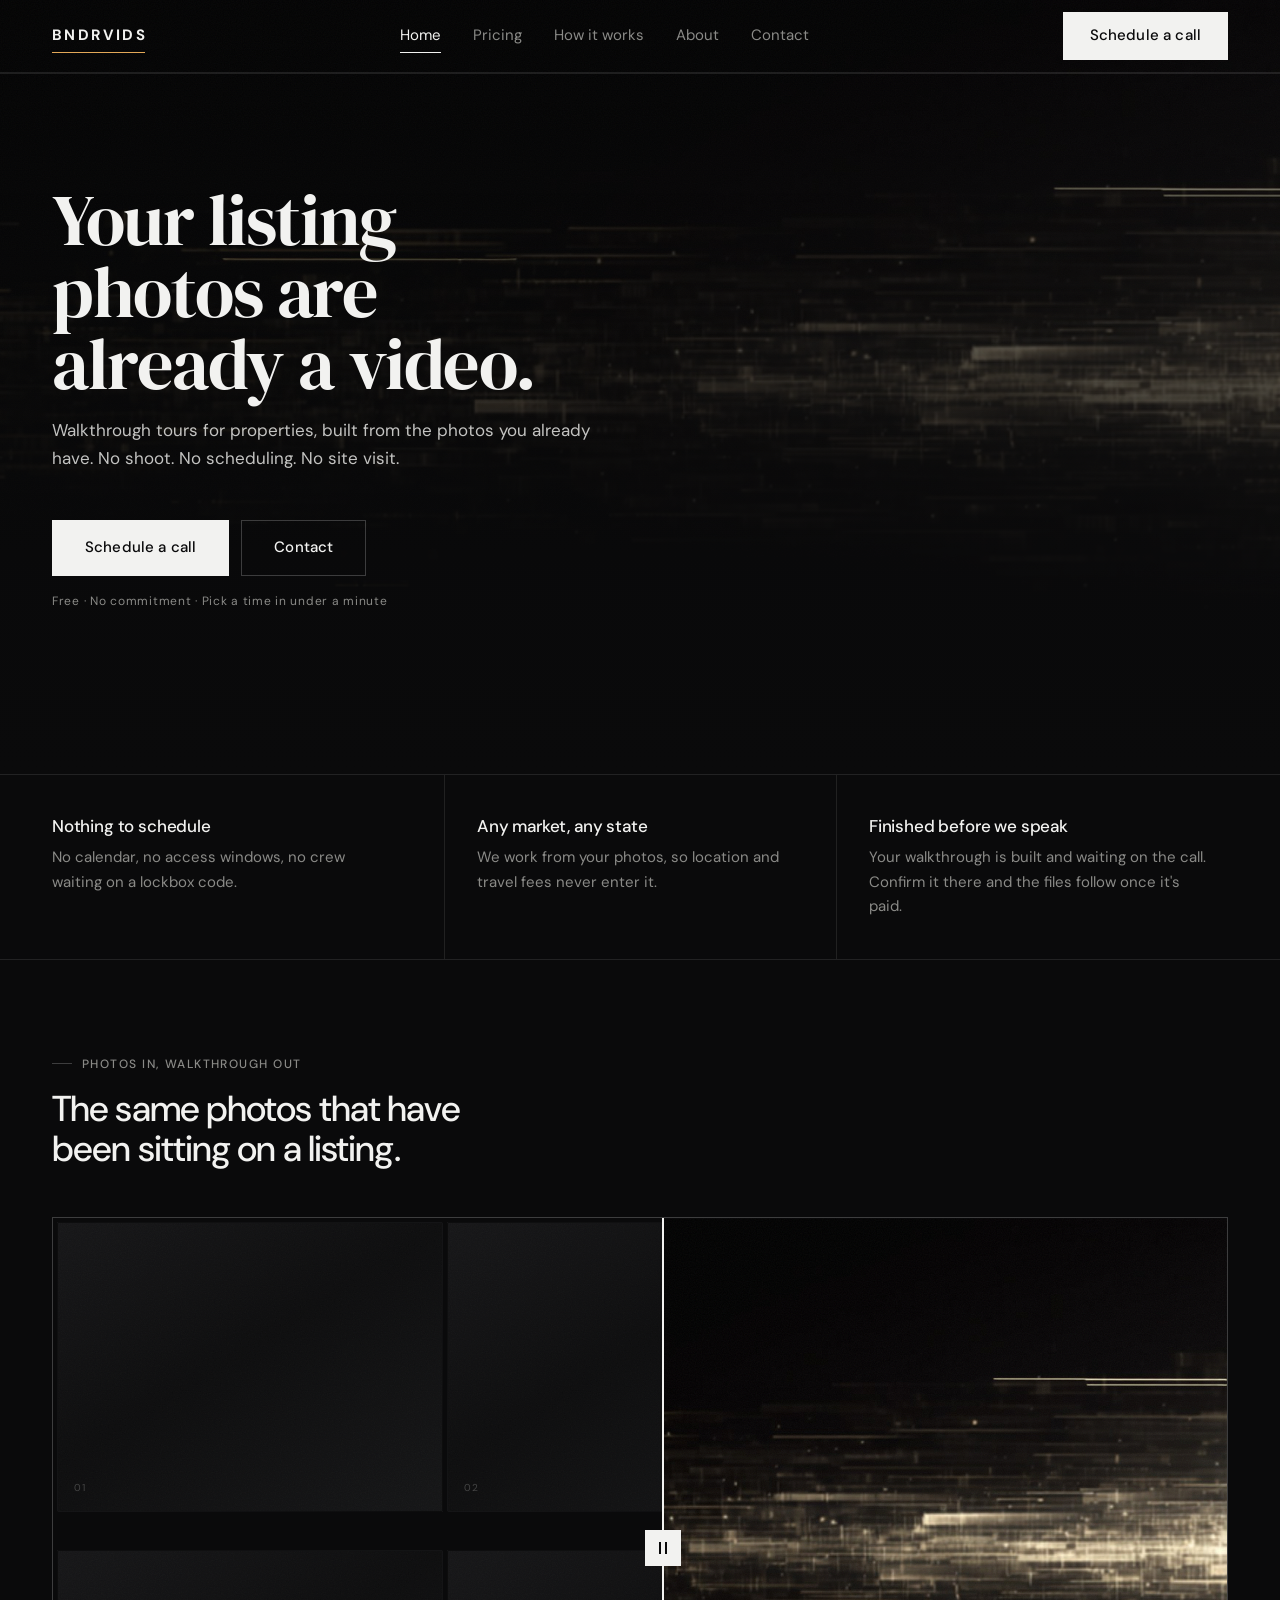
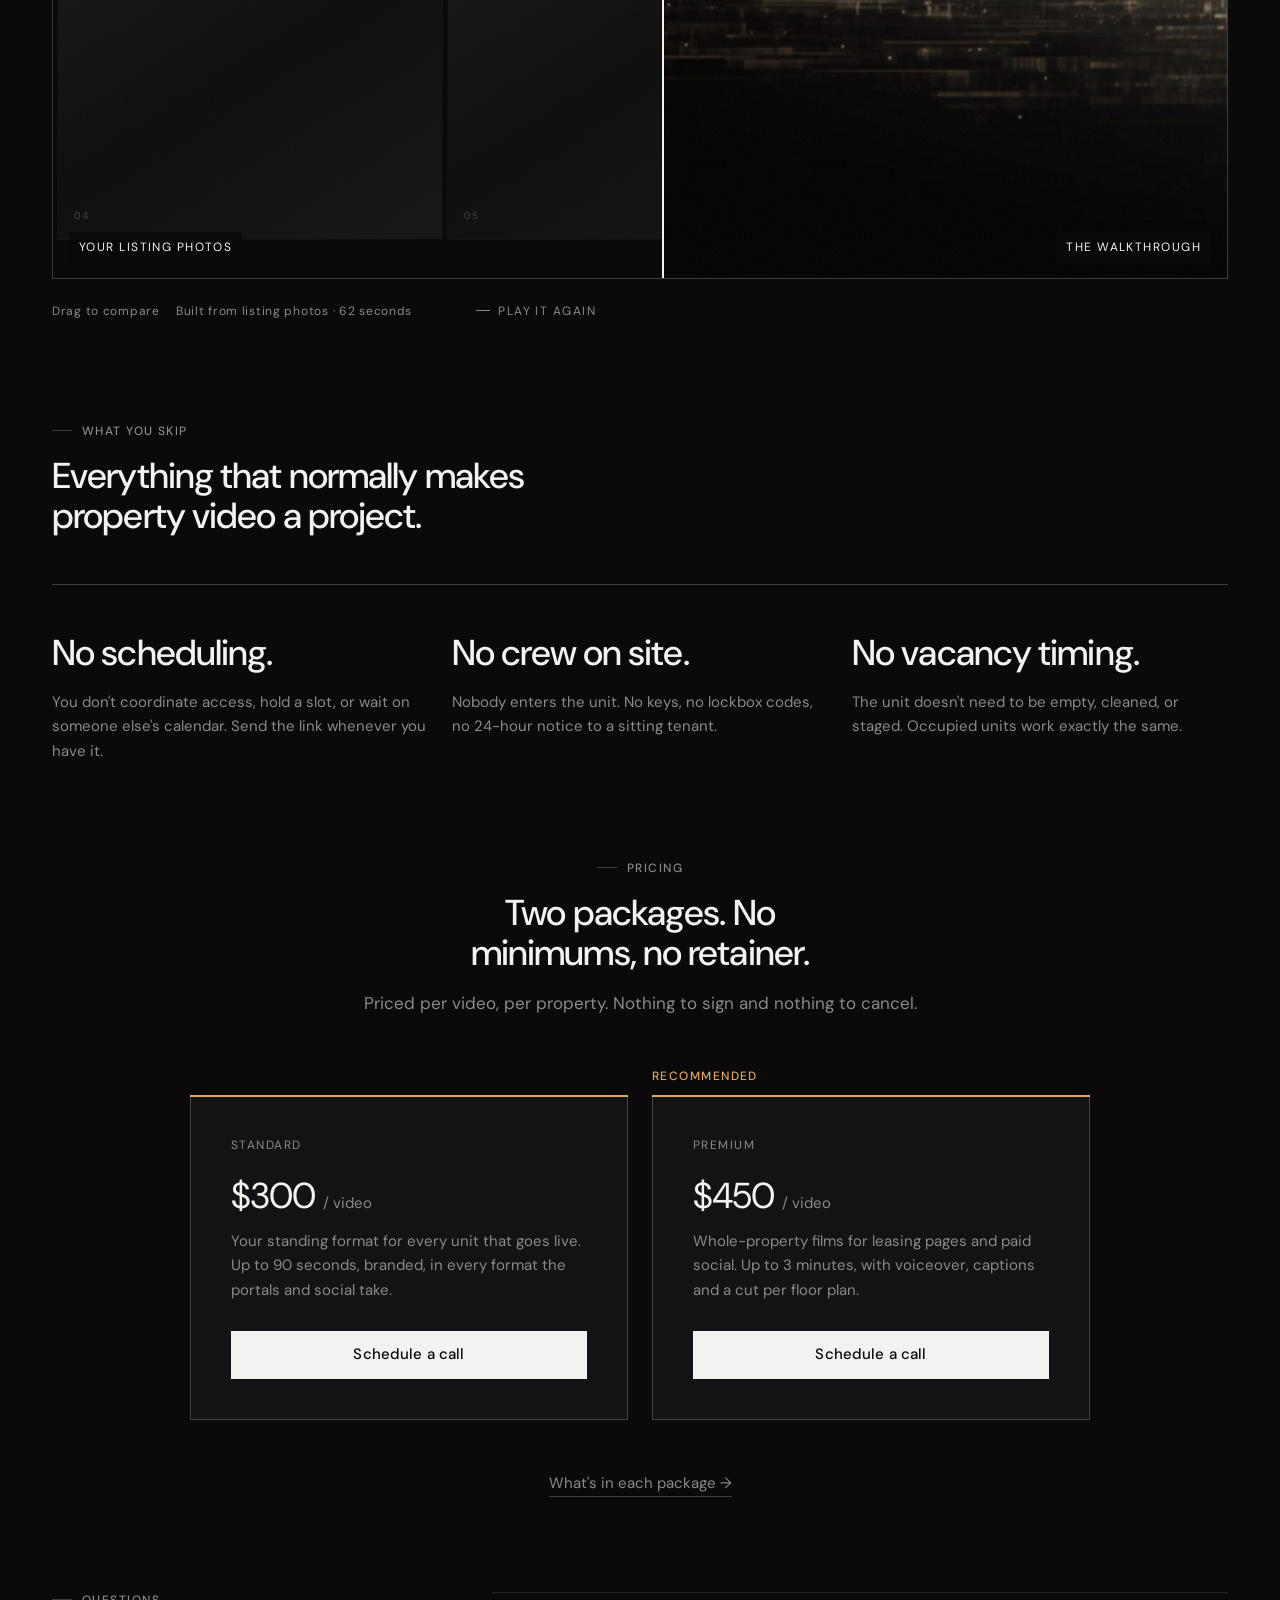
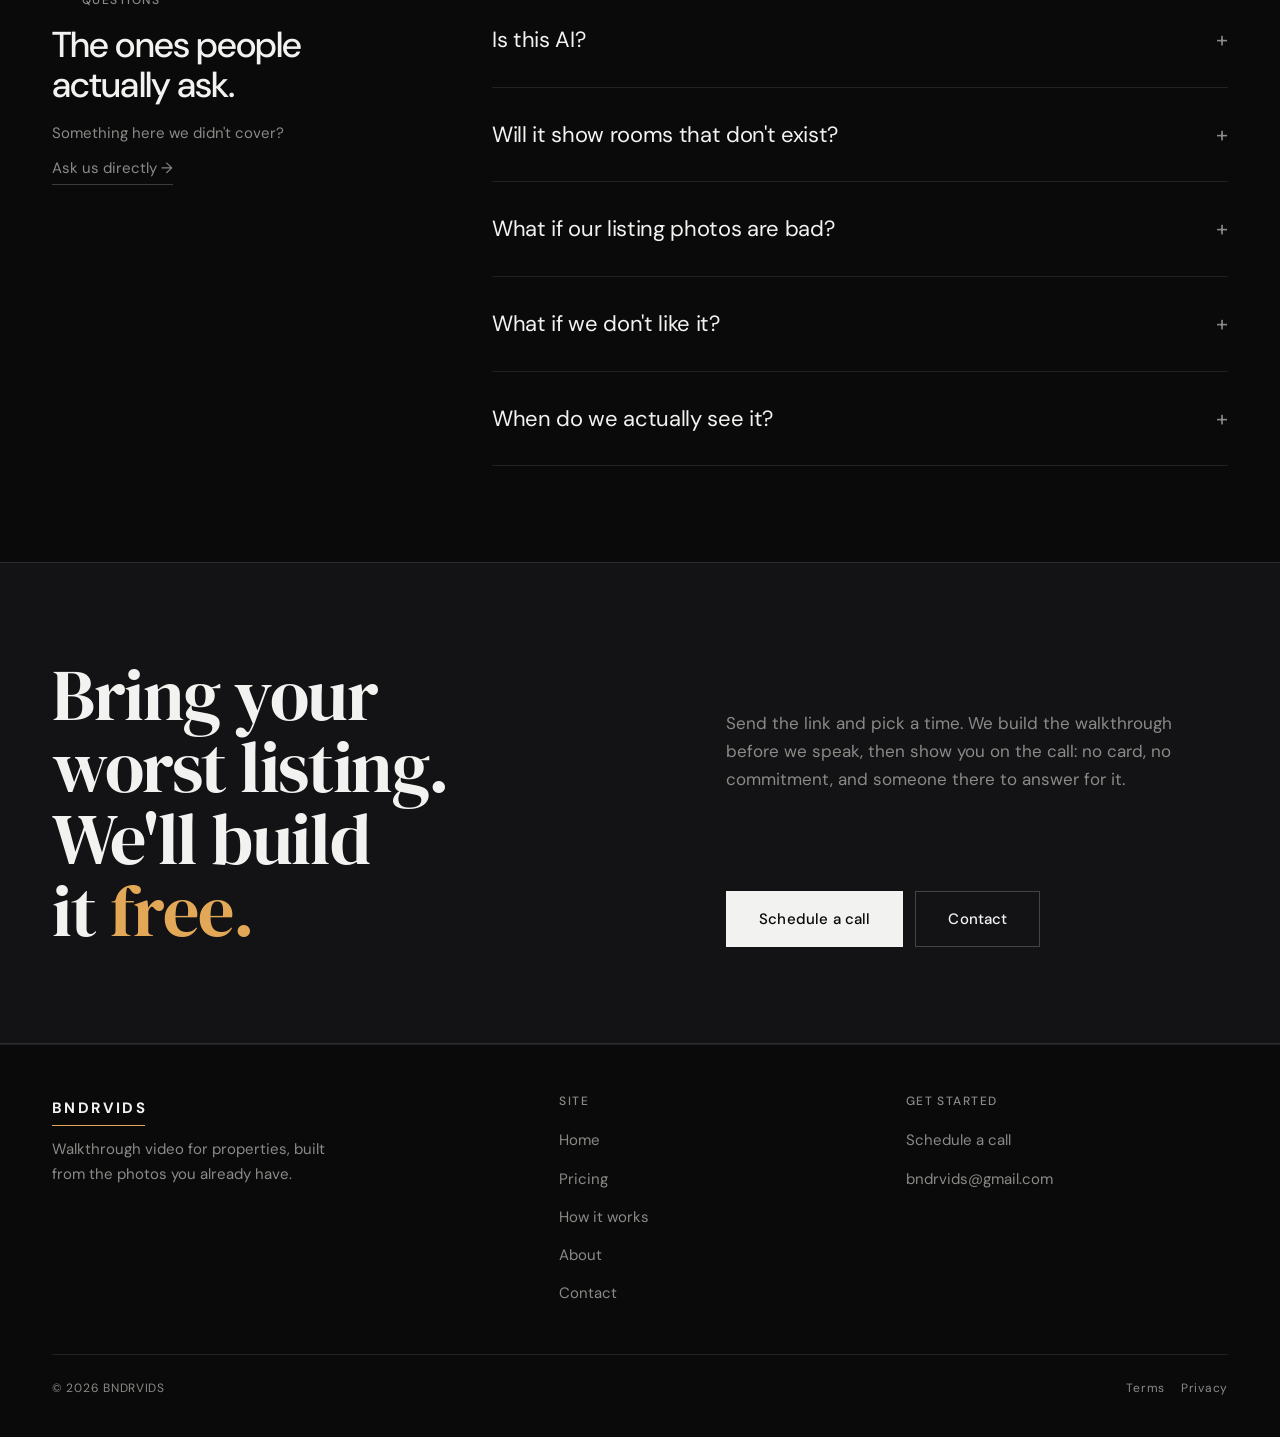
<file: index.html>
<!DOCTYPE html>
<html lang="en">
<head>
<meta charset="utf-8">
<meta name="viewport" content="width=device-width, initial-scale=1">
<script>document.documentElement.classList.add('js')</script>
<title>BNDRVIDS — Walkthrough video for properties, built from your listing photos</title>
<meta name="description" content="Property walkthrough videos for apartment communities, agents and property portfolios, built from the listing photos you already have. No shoot, no scheduling, no site visit.">
<meta property="og:title" content="BNDRVIDS — Your listing photos are already a video">
<meta property="og:description" content="Walkthrough tours for properties, built from the photos you already have. No shoot. No scheduling. No site visit.">
<meta property="og:type" content="website">
<meta name="theme-color" content="#0A0A0B">
<link rel="preload" href="assets/fonts/DMSans.woff2" as="font" type="font/woff2" crossorigin>
<link rel="preload" href="assets/fonts/DMSerifDisplay-latin.woff2" as="font" type="font/woff2" crossorigin>
<link rel="icon" href="assets/img/favicon.svg" type="image/svg+xml">
<link rel="apple-touch-icon" href="assets/img/apple-touch-icon.png">
<meta property="og:image" content="https://bndrvids.com/assets/img/og-image.jpg">
<meta property="og:image:width" content="1200">
<meta property="og:image:height" content="630">
<meta property="og:image:alt" content="BNDRVIDS — walkthrough video for properties, built from listing photos.">
<meta property="og:url" content="https://bndrvids.com/">
<meta property="og:site_name" content="BNDRVIDS">
<meta name="twitter:card" content="summary_large_image">
<link rel="canonical" href="https://bndrvids.com/">
<link rel="stylesheet" href="assets/css/site.css">

<!-- Structured data. Every value here restates something already stated in
     visible copy on this site — the two prices, the email, the founder, the
     no-cost sample. Nothing is asserted to a search engine that a visitor
     cannot also read on the page. Keep it that way: if a price changes on
     /pricing it has to change here in the same commit. -->
<script type="application/ld+json">
{
  "@context": "https://schema.org",
  "@graph": [
    {
      "@type": "Organization",
      "@id": "https://bndrvids.com/#org",
      "name": "BNDRVIDS",
      "url": "https://bndrvids.com/",
      "logo": "https://bndrvids.com/assets/img/logo-wordmark.png",
      "image": "https://bndrvids.com/assets/img/og-image.jpg",
      "email": "bndrvids@gmail.com",
      "description": "Property walkthrough videos built from the listing photos a property already has \u2014 no shoot, no scheduling, no site visit.",
      "founder": { "@type": "Person", "name": "Maksim Bondar" },
      "areaServed": { "@type": "Country", "name": "United States" },
      "contactPoint": {
        "@type": "ContactPoint",
        "contactType": "sales",
        "email": "bndrvids@gmail.com",
        "areaServed": "US",
        "availableLanguage": "English"
      }
    },
    {
      "@type": "Service",
      "@id": "https://bndrvids.com/#service",
      "name": "Property walkthrough video from listing photos",
      "serviceType": "Real estate video production",
      "provider": { "@id": "https://bndrvids.com/#org" },
      "areaServed": { "@type": "Country", "name": "United States" },
      "description": "A walkthrough video of a property, built from the photos already on its listing. Nothing is shot on site and no space is shown that the photo set does not cover.",
      "offers": [
        {
          "@type": "Offer",
          "name": "Standard",
          "description": "Walkthrough up to 90 seconds, branded, vertical and horizontal, with the exports the listing portals and social platforms take.",
          "price": "300",
          "priceCurrency": "USD",
          "url": "https://bndrvids.com/pricing",
          "availability": "https://schema.org/InStock"
        },
        {
          "@type": "Offer",
          "name": "Premium",
          "description": "Whole-property film up to 3 minutes with voiceover, captions, branded intro and outro, and a separate cut per floor plan.",
          "price": "450",
          "priceCurrency": "USD",
          "url": "https://bndrvids.com/pricing",
          "availability": "https://schema.org/InStock"
        }
      ]
    }
  ]
}
</script>
</head>
<body>
<a class="skip" href="#main">Skip to content</a>

<!-- ── Nav ──────────────────────────────────────────────────────────────── -->
<header class="nav">
  <div class="container nav__inner">
    <a class="nav__logo" href="/">BNDRVIDS</a>
    <nav class="nav__links" id="nav-menu" aria-label="Primary">
      <a href="/" aria-current="page">Home</a>
      <a href="/pricing">Pricing</a>
      <a href="/how-it-works">How it works</a>
      <a href="/about">About</a>
      <a href="/contact">Contact</a>
      <a class="btn btn--solid nav__cta" href="/start">Schedule a call</a>
    </nav>
    <div class="nav__right">
      <button class="nav__toggle" type="button" aria-expanded="false" aria-controls="nav-menu">Menu</button>
      <a class="btn btn--solid" href="/start">Schedule a call</a>
    </div>
  </div>
</header>

<!-- How far into the page you are. A position readout, not decoration:
     it moves only in response to a scroll the reader performed, and it
     hides itself on pages too short to scroll. -->
<div class="progress" data-progress aria-hidden="true"><div class="progress__bar"></div></div>

<main id="main">

  <!-- ── 01 · Hero ──────────────────────────────────────────────────────── -->
  <section class="hero">
    <!-- Poster is the abstract brand graphic, standing in until hero-loop.mp4
           exists. Drop that file in and the video simply plays over it. -->
    <div class="hero__bg media">
      <video autoplay muted loop playsinline preload="metadata" poster="assets/img/hero-poster.jpg">
        <!-- Drop the file in and restore this line: <source src="assets/video/hero-loop.mp4" type="video/mp4"> -->
      </video>
    </div>
    <div class="hero__scrim"></div>

    <div class="container hero__inner">
      <h1>Your listing photos are already a video.</h1>
      <p class="hero__sub">
        Walkthrough tours for properties, built from the photos you already have.
        No shoot. No scheduling. No site visit.
      </p>

      <div class="ctarow hero__cta">
        <a class="btn btn--solid btn--lg" href="/start">Schedule a call</a>
        <a class="btn btn--ghost btn--lg" href="/contact">Contact</a>
      </div>

      <p class="micro hero__micro">Free · No commitment · Pick a time in under a minute</p>
    </div>
  </section>

  <!-- ── 02 · Proof bar ─────────────────────────────────────────────────────
       Structural facts about the model — all true by construction, nothing
       invented. Swap in real volume numbers once you have them (see README).
  ──────────────────────────────────────────────────────────────────────── -->
  <section class="proof" aria-labelledby="proof-h">
    <h2 class="visually-hidden" id="proof-h">Why this works</h2>
    <div class="container proof__grid">
      <div class="proof__item">
        <h3 class="proof__h">Nothing to schedule</h3>
        <p>No calendar, no access windows, no crew waiting on a lockbox code.</p>
      </div>
      <div class="proof__item">
        <h3 class="proof__h">Any market, any state</h3>
        <p>We work from your photos, so location and travel fees never enter it.</p>
      </div>
      <div class="proof__item">
        <h3 class="proof__h">Finished before we speak</h3>
        <p>Your walkthrough is built and waiting on the call. Confirm it there and the files follow once it's paid.</p>
      </div>
    </div>
  </section>

  <!-- ── 03 · Photos in, walkthrough out ────────────────────────────────────
       The single most important block on this site. It answers the only
       question that matters — "is this just a slideshow?" — before the
       visitor finishes asking it. Use your genuinely best example here.
  ──────────────────────────────────────────────────────────────────────── -->
  <section class="section">
    <div class="container">
      <div class="section__head">
        <span class="eyebrow">Photos in, walkthrough out</span>
        <h2>The same photos that have been sitting on a listing.</h2>
      </div>

      <!-- The two halves of the claim, stacked in one frame rather than set
           side by side, so a visitor drags between them instead of reading a
           diagram. Both placeholder groups are unchanged: the six numbered
           frames underneath, the walkthrough frame on top. Drop real files
           into either and this needs no edit.

           Nothing here runs on scroll. It moves when a pointer, a key, or the
           replay button moves it. -->
      <div class="compare" data-compare>
        <div class="compare__frame">
          <div class="compare__layer compare__layer--before">
            <div class="swap__photos">
              <div class="media media--4x3" data-label="01" style="--n:0"></div>
              <div class="media media--4x3" data-label="02" style="--n:1"></div>
              <div class="media media--4x3" data-label="03" style="--n:2"></div>
              <div class="media media--4x3" data-label="04" style="--n:3"></div>
              <div class="media media--4x3" data-label="05" style="--n:4"></div>
              <div class="media media--4x3" data-label="06" style="--n:5"></div>
            </div>
            <span class="compare__tag">Your listing photos</span>
          </div>

          <div class="compare__layer compare__layer--after" data-compare-after>
            <div class="media media--16x9">
              <video muted loop playsinline preload="none" poster="assets/img/walkthrough-poster.jpg">
                <!-- Drop the file in and restore this line: <source src="assets/video/walkthrough-demo.mp4" type="video/mp4"> -->
              </video>
            </div>
            <span class="compare__tag compare__tag--right">The walkthrough</span>
          </div>

          <!-- A real range input, so this is keyboard-operable and announced to
               assistive tech without any of that being bolted on afterwards.
               The visible handle is decorative and tracks its value. -->
          <input class="compare__range" type="range" min="0" max="100" value="52" step="0.1"
                 data-compare-range aria-label="Compare the listing photos with the finished walkthrough">
          <div class="compare__handle" data-compare-handle aria-hidden="true"></div>
        </div>

        <p class="micro compare__note">
          <span>Drag to compare</span>
          <span>Built from listing photos · 62 seconds</span>
          <button class="swap__replay" type="button" data-swap-replay>Play it again</button>
        </p>
      </div>
    </div>
  </section>

  <!-- ── 04 · The three things that don't exist ─────────────────────────── -->
  <section class="section">
    <div class="container">
      <div class="section__head">
        <span class="eyebrow">What you skip</span>
        <h2>Everything that normally makes property video a project.</h2>
      </div>

      <div class="absence">
        <div class="absence__item">
          <h3>No scheduling.</h3>
          <p>You don't coordinate access, hold a slot, or wait on someone else's calendar. Send the link whenever you have it.</p>
        </div>
        <div class="absence__item">
          <h3>No crew on site.</h3>
          <p>Nobody enters the unit. No keys, no lockbox codes, no 24-hour notice to a sitting tenant.</p>
        </div>
        <div class="absence__item">
          <h3>No vacancy timing.</h3>
          <p>The unit doesn't need to be empty, cleaned, or staged. Occupied units work exactly the same.</p>
        </div>
      </div>
    </div>
  </section>

  <!-- ── 07 · Pricing ───────────────────────────────────────────────────── -->
  <section class="section section--centered">
    <div class="container">
      <div class="section__head">
        <span class="eyebrow">Pricing</span>
        <h2>Two packages. No minimums, no retainer.</h2>
        <p>Priced per video, per property. Nothing to sign and nothing to cancel.</p>
      </div>

      <!-- Summary here, full lists on /pricing. These two cards used to carry
           all ten bullets — the identical ten on the pricing page — which cost
           2.2 phone-screens to tell someone what they'd read again one click
           later, and made "What's in each package" a link to nothing new.
           Prices, names, the Recommended flag and the treatment all stay. -->
      <div class="tiers tiers--summary">
        <div class="tier">
          <span class="tier__name">Standard</span>
          <div class="tier__price">$300 <span>/ video</span></div>
          <p class="tier__for">Your standing format for every unit that goes live. Up to 90 seconds, branded, in every format the portals and social take.</p>
          <a class="btn btn--solid" href="/start">Schedule a call</a>
        </div>

        <div class="tier">
          <span class="tier__flag">Recommended</span>
          <span class="tier__name">Premium</span>
          <div class="tier__price">$450 <span>/ video</span></div>
          <p class="tier__for">Whole-property films for leasing pages and paid social. Up to 3 minutes, with voiceover, captions and a cut per floor plan.</p>
          <a class="btn btn--solid" href="/start">Schedule a call</a>
        </div>
      </div>

      <p class="textlink-wrap" style="margin-top:48px"><a class="textlink" href="/pricing">What's in each package →</a></p>
    </div>
  </section>

  <!-- ── 10 · Testimonial ───────────────────────────────────────────────────
       DELIBERATELY EMPTY. Do not invent a quote — a fabricated testimonial on
       a live business site is a real liability and PMs check. Uncomment and
       fill in the moment you have a genuine one, with name, role, company and
       portfolio size. One real quote outperforms eight invented ones.

  <section class="section">
    <div class="container">
      <figure class="quote">
        <blockquote>“…”</blockquote>
        <figcaption>
          <strong>Full Name</strong>
          Role · Company · 000 units
        </figcaption>
      </figure>
    </div>
  </section>
  ──────────────────────────────────────────────────────────────────────── -->

  <!-- ── 11 · FAQ ───────────────────────────────────────────────────────── -->
  <section class="section section--split">
    <div class="container">
      <div class="section__head">
        <span class="eyebrow">Questions</span>
        <h2>The ones people actually ask.</h2>
        <p class="faq__aside">Something here we didn't cover?
          <a class="textlink" href="mailto:bndrvids@gmail.com">Ask us directly →</a>
        </p>
      </div>

      <div class="faq">
        <details>
          <summary>Is this AI?</summary>
          <div class="faq__a">
            <p>Yes. We use automated tooling to turn still photos into a moving walkthrough. That's what lets us build one before you've paid anything, and what makes this price possible.</p>
            <p>What matters is the source. Every video is built from your listing's own photos. We don't substitute stock footage or interiors from another property.</p>
          </div>
        </details>
        <details>
          <summary>Will it show rooms that don't exist?</summary>
          <div class="faq__a">
            <p>No. The walkthrough only covers what your photo set covers. If a room isn't in the photos, it isn't in the video.</p>
            <p>People sign for places off these videos sight unseen. A room we invented would be found the moment someone opened the door.</p>
          </div>
        </details>
        <details>
          <summary>What if our listing photos are bad?</summary>
          <div class="faq__a">
            <p>Bad lighting and odd angles we can work with, and usually improve. What we can't do is invent coverage: if the whole unit is four dark photos, the walkthrough will be short.</p>
            <p>Send it anyway. We'll tell you before you pay whether it's worth doing.</p>
          </div>
        </details>
        <!-- Three questions moved off this page rather than answered twice:
             "How many photos" is the first row of the requirements table on
             /how-it-works, "Where can we post" is the "What comes back" section
             on the same page, and "Can you match our brand" is a line item in
             both pricing tiers. Eight accordions on a homepage reads as a
             support page; these five are the ones that carry actual doubt. -->
        <details>
          <summary>What if we don't like it?</summary>
          <div class="faq__a">
            <p>You don't pay. You watch the finished walkthrough on the call before any invoice goes out. If it isn't right, we simply don't send one.</p>
            <p>It rarely comes to that. Anything small, you say on the call and we fix it there.</p>
          </div>
        </details>
        <details>
          <summary>When do we actually see it?</summary>
          <div class="faq__a">
            <p>On the call. We build the walkthrough from your listing before we speak, so the first time you hear from us there is already something to watch, not a pitch deck and not a quote.</p>
            <p>You confirm it there, and the files follow once the invoice is settled.</p>
          </div>
        </details>
      </div>
    </div>
  </section>

  <!-- ── 12 · The close ─────────────────────────────────────────────────────
       One closing CTA, not two. This block and the generic "See your listing
       as a video" finale that used to sit here were the same ask 1.3 screens
       apart, with the same field and the same button — the third identical
       listing-link form on one page. This one kept its place at the end
       because its offer is concrete: a specific listing, built free, no card.
  ──────────────────────────────────────────────────────────────────────── -->
  <section class="section band">
    <div class="container band__inner">
      <!-- Seven words, not twenty-one. At 72px in a 6fr column the old headline
           set to seven lines and pushed its own form below the fold — the
           closing CTA was a wall of serif with no visible way to act on it.
           The detail it was carrying belongs in the paragraph underneath. -->
      <h2 class="display">Bring your worst listing. We'll build it <span class="accent">free.</span></h2>
      <p class="band__sub">
        Send the link and pick a time. We build the walkthrough before we speak,
        then show you on the call: no card, no commitment, and someone there to
        answer for it.
      </p>
      <div class="ctarow band__cta">
        <a class="btn btn--solid btn--lg" href="/start">Schedule a call</a>
        <a class="btn btn--ghost btn--lg" href="/contact">Contact</a>
      </div>
    </div>
  </section>

</main>

<!-- ── Footer ───────────────────────────────────────────────────────────── -->
<footer class="footer">
  <div class="container">
    <div class="footer__grid">
      <div class="footer__brand-col">
        <div class="footer__brand">BNDRVIDS</div>
        <p>Walkthrough video for properties, built from the photos you already have.</p>
      </div>
      <div>
        <h3 class="footer__h">Site</h3>
        <ul>
          <li><a href="/">Home</a></li>
          <li><a href="/pricing">Pricing</a></li>
          <li><a href="/how-it-works">How it works</a></li>
          <li><a href="/about">About</a></li>
          <li><a href="/contact">Contact</a></li>
        </ul>
      </div>
      <div>
        <h3 class="footer__h">Get started</h3>
        <ul>
          <li><a href="/start">Schedule a call</a></li>
          <li><a href="mailto:bndrvids@gmail.com">bndrvids@gmail.com</a></li>
        </ul>
      </div>
    </div>
    <div class="footer__base">
      <span class="micro">© <span data-year>2026</span> BNDRVIDS</span>
      <span class="micro footer__legal"><a href="/terms">Terms</a> <a href="/privacy">Privacy</a></span>
    </div>
  </div>
</footer>

<script src="assets/js/site.js"></script>
</body>
</html>
</file>
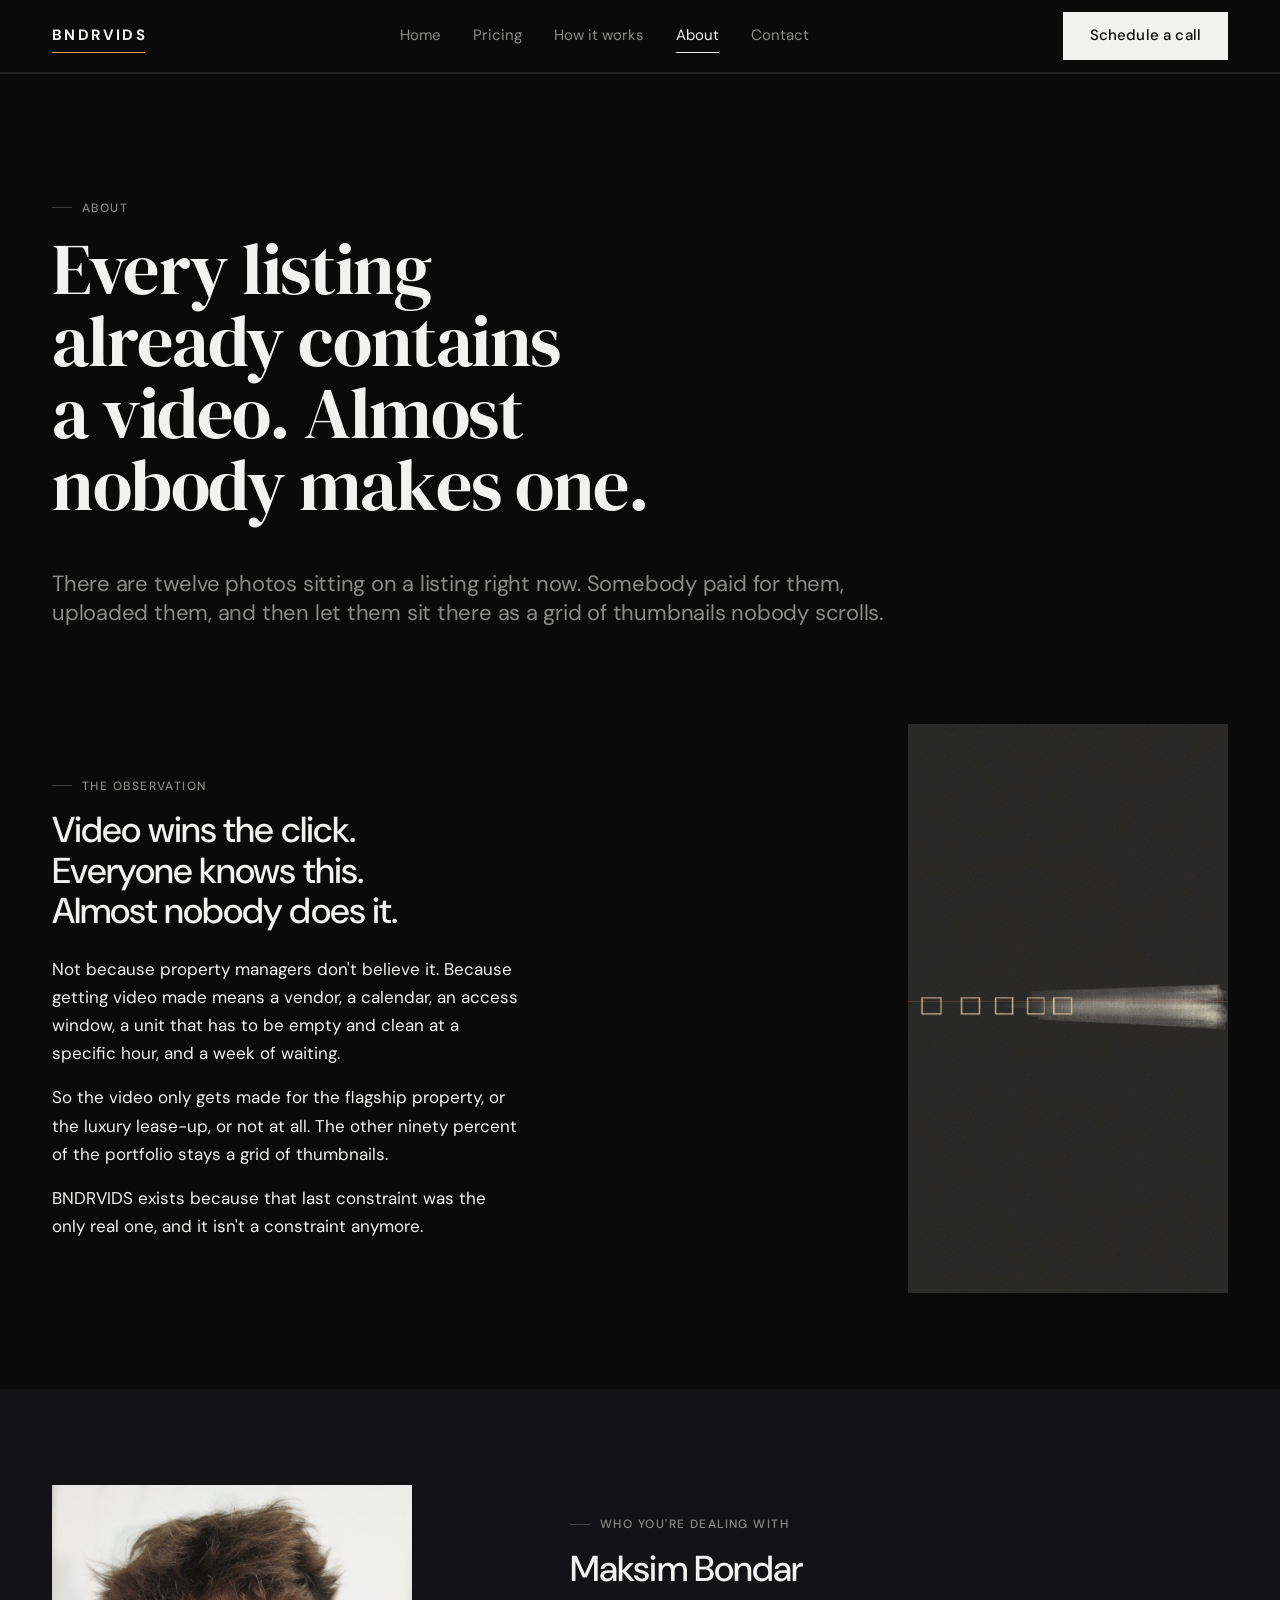
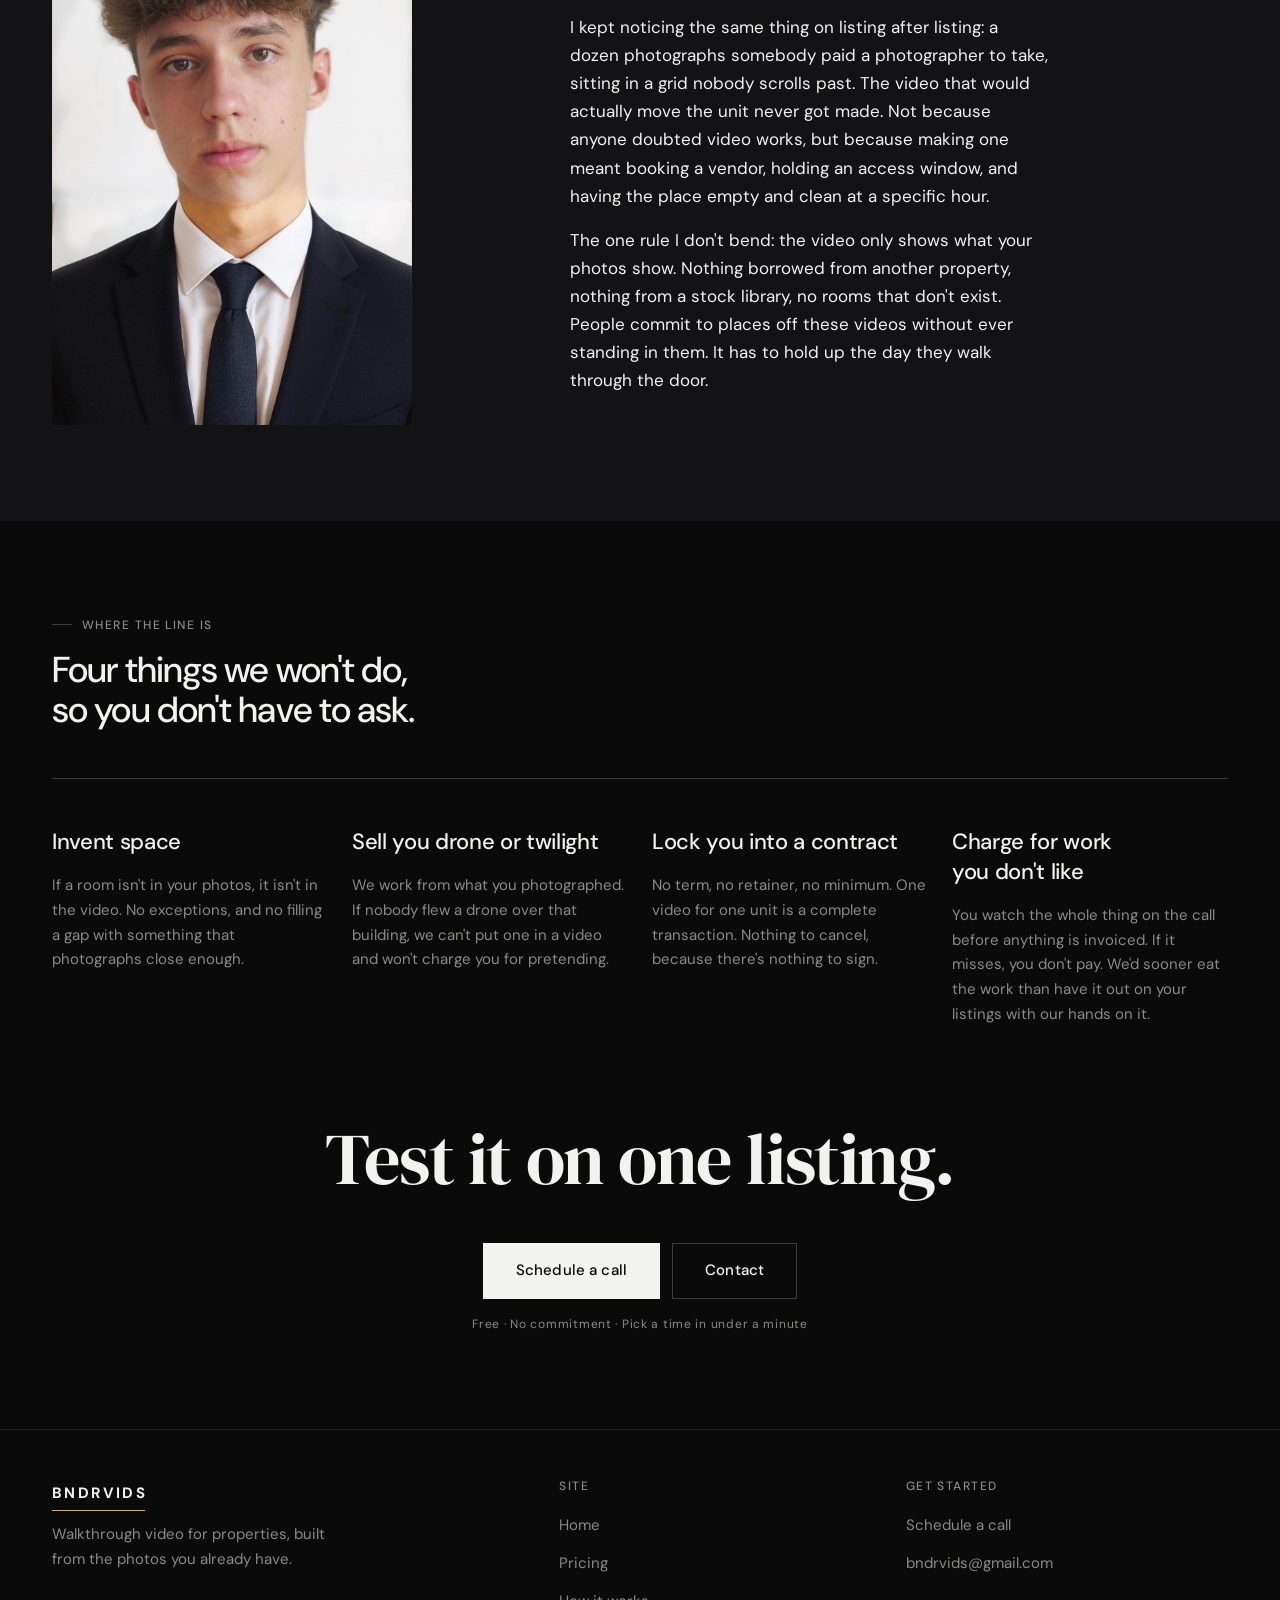
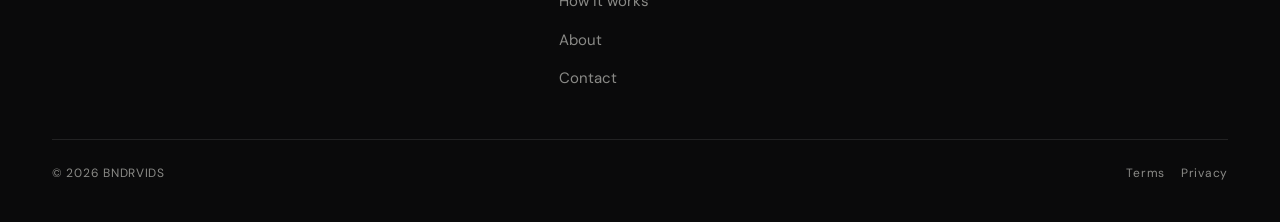
<file: about.html>
<!DOCTYPE html>
<html lang="en">
<head>
<meta charset="utf-8">
<meta name="viewport" content="width=device-width, initial-scale=1">
<script>document.documentElement.classList.add('js')</script>
<title>About — BNDRVIDS</title>
<meta name="description" content="Why BNDRVIDS exists: every property listing already contains the raw material for a walkthrough video. Almost nobody turns it into one.">
<meta name="theme-color" content="#0A0A0B">
<link rel="preload" href="assets/fonts/DMSans.woff2" as="font" type="font/woff2" crossorigin>
<link rel="preload" href="assets/fonts/DMSerifDisplay-latin.woff2" as="font" type="font/woff2" crossorigin>
<link rel="icon" href="assets/img/favicon.svg" type="image/svg+xml">
<link rel="apple-touch-icon" href="assets/img/apple-touch-icon.png">
<meta property="og:title" content="About — BNDRVIDS">
<meta property="og:description" content="Why BNDRVIDS exists: every property listing already contains the raw material for a walkthrough video. Almost nobody turns it into one.">
<meta property="og:type" content="website">
<meta property="og:image" content="https://bndrvids.com/assets/img/og-image.jpg">
<meta property="og:image:width" content="1200">
<meta property="og:image:height" content="630">
<meta property="og:image:alt" content="BNDRVIDS — walkthrough video for properties, built from listing photos.">
<meta property="og:url" content="https://bndrvids.com/about">
<meta property="og:site_name" content="BNDRVIDS">
<meta name="twitter:card" content="summary_large_image">
<link rel="canonical" href="https://bndrvids.com/about">
<link rel="stylesheet" href="assets/css/site.css">
</head>
<body>
<a class="skip" href="#main">Skip to content</a>

<header class="nav">
  <div class="container nav__inner">
    <a class="nav__logo" href="/">BNDRVIDS</a>
    <nav class="nav__links" id="nav-menu" aria-label="Primary">
      <a href="/">Home</a>
      <a href="/pricing">Pricing</a>
      <a href="/how-it-works">How it works</a>
      <a href="/about" aria-current="page">About</a>
      <a href="/contact">Contact</a>
      <a class="btn btn--solid nav__cta" href="/start">Schedule a call</a>
    </nav>
    <div class="nav__right">
      <button class="nav__toggle" type="button" aria-expanded="false" aria-controls="nav-menu">Menu</button>
      <a class="btn btn--solid" href="/start">Schedule a call</a>
    </div>
  </div>
</header>

<!-- How far into the page you are. A position readout, not decoration:
     it moves only in response to a scroll the reader performed, and it
     hides itself on pages too short to scroll. -->
<div class="progress" data-progress aria-hidden="true"><div class="progress__bar"></div></div>

<main id="main">

  <section class="container pagehead">
    <span class="eyebrow">About</span>
    <h1>Every listing already contains a video. Almost nobody makes one.</h1>
    <p class="lede">
      There are twelve photos sitting on a listing right now. Somebody paid for them,
      uploaded them, and then let them sit there as a grid of thumbnails nobody scrolls.
    </p>
  </section>

  <section class="section" style="padding-top:0">
    <div class="container math">
      <div class="math__body">
        <span class="eyebrow">The observation</span>
        <h2>Video wins the click. Everyone knows this. Almost nobody does it.</h2>
        <p style="margin-top:24px">
          Not because property managers don't believe it. Because getting video made
          means a vendor, a calendar, an access window, a unit that has to be empty and
          clean at a specific hour, and a week of waiting.
        </p>
        <p>
          So the video only gets made for the flagship property, or the luxury lease-up,
          or not at all. The other ninety percent of the portfolio stays a grid of
          thumbnails.
        </p>
        <p>
          BNDRVIDS exists because that last constraint was the only real one, and it
          isn't a constraint anymore.
        </p>
      </div>
      <div class="math__viz">
        <div class="media media--9x16" data-hover>
          <video muted loop playsinline preload="none" poster="assets/img/brand-motion.jpg">
            <!-- Drop the file in and restore this line: <source src="assets/video/about-vertical.mp4" type="video/mp4"> -->
          </video>
        </div>
      </div>
    </div>
  </section>

  <!-- ── Founder ────────────────────────────────────────────────────────────
       Every claim here is either about how the business actually works or a
       restatement of a policy already on the site. Nothing biographical is
       invented. Two details would make this section land harder and only
       Maksim can supply them: what he was doing when he first noticed the
       gap, and which listing he tried it on first. See README.
  ──────────────────────────────────────────────────────────────────────── -->
  <section class="section section--surface">
    <div class="container math math--founder">
      <div class="math__viz">
        <div class="media media--2x3">
          <img src="assets/img/founder.jpg" alt="Maksim Bondar, founder of BNDRVIDS" width="1040" height="1614" loading="lazy" decoding="async">
        </div>
      </div>
      <div class="math__body">
        <span class="eyebrow">Who you're dealing with</span>
        <h2>Maksim Bondar</h2>
        <p style="margin-top:24px">
          I kept noticing the same thing on listing after listing: a dozen photographs
          somebody paid a photographer to take, sitting in a grid nobody scrolls past.
          The video that would actually move the unit never got made. Not because
          anyone doubted video works, but because making one meant booking a vendor,
          holding an access window, and having the place empty and clean at a
          specific hour.
        </p>
        <!-- A middle paragraph describing how the job works and the don't-pay
             guarantee was cut: /how-it-works covers the mechanics in four steps,
             and the guarantee already appears in two FAQs and in "four things we
             won't do" on this same page. Saying it a fourth time cost half a
             phone screen and told a returning reader nothing new. -->
        <p>
          The one rule I don't bend: the video only shows what your photos show.
          Nothing borrowed from another property, nothing from a stock library, no
          rooms that don't exist. People commit to places off these videos without
          ever standing in them. It has to hold up the day they walk through the door.
        </p>
      </div>
    </div>
  </section>

  <!-- ── What we won't do — the honesty section ─────────────────────────── -->
  <section class="section">
    <div class="container">
      <div class="section__head">
        <span class="eyebrow">Where the line is</span>
        <h2>Four things we won't do, so you don't have to ask.</h2>
      </div>

      <!-- Four across, one row. The headline promises four things; splitting
           them 3 + 1 made the fourth read as an afterthought. -->
      <div class="absence absence--4">
        <div class="absence__item">
          <h3>Invent space</h3>
          <p>If a room isn't in your photos, it isn't in the video. No exceptions, and no filling a gap with something that photographs close enough.</p>
        </div>
        <div class="absence__item">
          <h3>Sell you drone or twilight</h3>
          <p>We work from what you photographed. If nobody flew a drone over that building, we can't put one in a video and won't charge you for pretending.</p>
        </div>
        <div class="absence__item">
          <h3>Lock you into a contract</h3>
          <p>No term, no retainer, no minimum. One video for one unit is a complete transaction. Nothing to cancel, because there's nothing to sign.</p>
        </div>
        <div class="absence__item">
          <h3>Charge for work you don't like</h3>
          <p>You watch the whole thing on the call before anything is invoiced. If it misses, you don't pay. We'd sooner eat the work than have it out on your listings with our hands on it.</p>
        </div>
      </div>
    </div>
  </section>

  <section class="section finale">
    <div class="container">
      <h2 class="display">Test it on one listing.</h2>
      <div class="ctarow">
        <a class="btn btn--solid btn--lg" href="/start">Schedule a call</a>
        <a class="btn btn--ghost btn--lg" href="/contact">Contact</a>
      </div>
      <p class="micro">Free · No commitment · Pick a time in under a minute</p>
    </div>
  </section>

</main>

<footer class="footer">
  <div class="container">
    <div class="footer__grid">
      <div class="footer__brand-col">
        <div class="footer__brand">BNDRVIDS</div>
        <p>Walkthrough video for properties, built from the photos you already have.</p>
      </div>
      <div>
        <h3 class="footer__h">Site</h3>
        <ul>
          <li><a href="/">Home</a></li>
          <li><a href="/pricing">Pricing</a></li>
          <li><a href="/how-it-works">How it works</a></li>
          <li><a href="/about">About</a></li>
          <li><a href="/contact">Contact</a></li>
        </ul>
      </div>
      <div>
        <h3 class="footer__h">Get started</h3>
        <ul>
          <li><a href="/start">Schedule a call</a></li>
          <li><a href="mailto:bndrvids@gmail.com">bndrvids@gmail.com</a></li>
        </ul>
      </div>
    </div>
    <div class="footer__base">
      <span class="micro">© <span data-year>2026</span> BNDRVIDS</span>
      <span class="micro footer__legal"><a href="/terms">Terms</a> <a href="/privacy">Privacy</a></span>
    </div>
  </div>
</footer>

<script src="assets/js/site.js"></script>
</body>
</html>
</file>
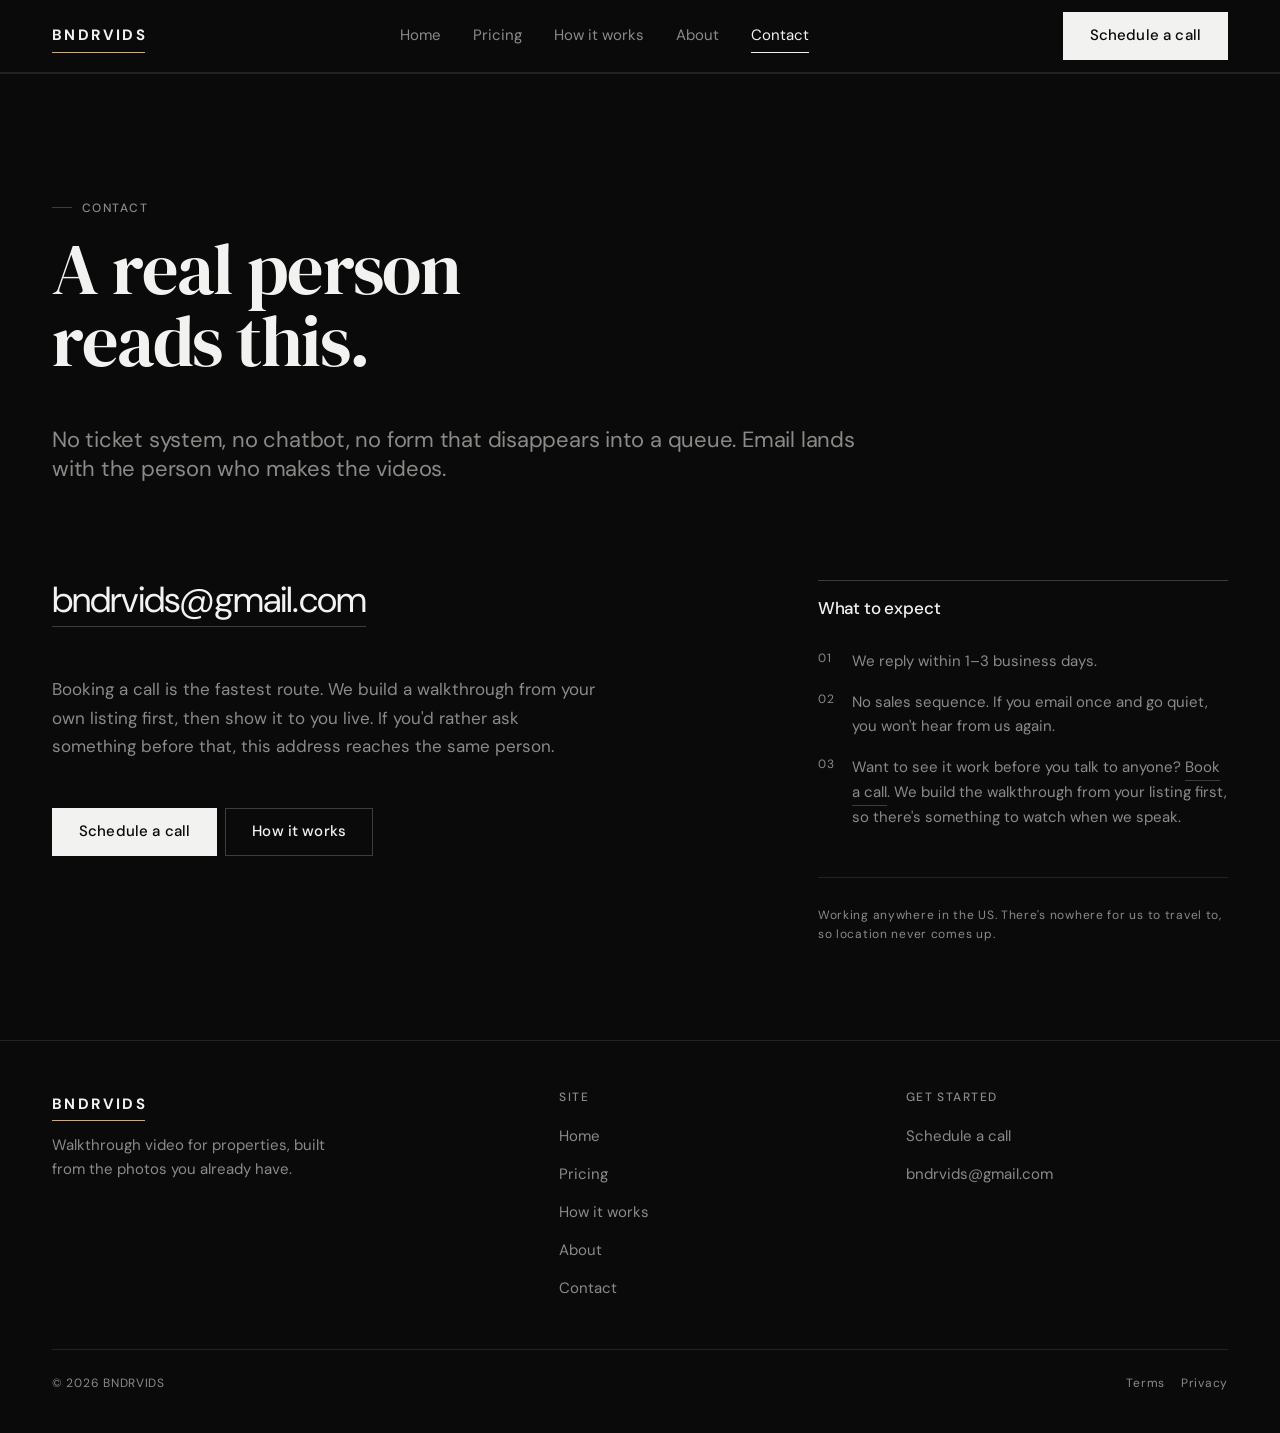
<file: contact.html>
<!DOCTYPE html>
<html lang="en">
<head>
<meta charset="utf-8">
<meta name="viewport" content="width=device-width, initial-scale=1">
<script>document.documentElement.classList.add('js')</script>
<title>Contact — BNDRVIDS</title>
<meta name="description" content="Email BNDRVIDS at bndrvids@gmail.com, or send a listing link and schedule a call to see a free sample of your own unit.">
<meta name="theme-color" content="#0A0A0B">
<link rel="preload" href="assets/fonts/DMSans.woff2" as="font" type="font/woff2" crossorigin>
<link rel="preload" href="assets/fonts/DMSerifDisplay-latin.woff2" as="font" type="font/woff2" crossorigin>
<link rel="icon" href="assets/img/favicon.svg" type="image/svg+xml">
<link rel="apple-touch-icon" href="assets/img/apple-touch-icon.png">
<meta property="og:title" content="Contact — BNDRVIDS">
<meta property="og:description" content="Email BNDRVIDS at bndrvids@gmail.com, or send a listing link and schedule a call to see a free sample of your own unit.">
<meta property="og:type" content="website">
<meta property="og:image" content="https://bndrvids.com/assets/img/og-image.jpg">
<meta property="og:image:width" content="1200">
<meta property="og:image:height" content="630">
<meta property="og:image:alt" content="BNDRVIDS — walkthrough video for properties, built from listing photos.">
<meta property="og:url" content="https://bndrvids.com/contact">
<meta property="og:site_name" content="BNDRVIDS">
<meta name="twitter:card" content="summary_large_image">
<link rel="canonical" href="https://bndrvids.com/contact">
<link rel="stylesheet" href="assets/css/site.css">
</head>
<body>
<a class="skip" href="#main">Skip to content</a>

<header class="nav">
  <div class="container nav__inner">
    <a class="nav__logo" href="/">BNDRVIDS</a>
    <nav class="nav__links" id="nav-menu" aria-label="Primary">
      <a href="/">Home</a>
      <a href="/pricing">Pricing</a>
      <a href="/how-it-works">How it works</a>
      <a href="/about">About</a>
      <a href="/contact" aria-current="page">Contact</a>
      <a class="btn btn--solid nav__cta" href="/start">Schedule a call</a>
    </nav>
    <div class="nav__right">
      <button class="nav__toggle" type="button" aria-expanded="false" aria-controls="nav-menu">Menu</button>
      <a class="btn btn--solid" href="/start">Schedule a call</a>
    </div>
  </div>
</header>

<!-- How far into the page you are. A position readout, not decoration:
     it moves only in response to a scroll the reader performed, and it
     hides itself on pages too short to scroll. -->
<div class="progress" data-progress aria-hidden="true"><div class="progress__bar"></div></div>

<main id="main">

  <section class="container pagehead">
    <span class="eyebrow">Contact</span>
    <h1>A real person reads this.</h1>
    <p class="lede">
      No ticket system, no chatbot, no form that disappears into a queue.
      Email lands with the person who makes the videos.
    </p>
  </section>

  <section class="section" style="padding-top:0">
    <div class="container startgrid">

      <div class="contact">
        <a class="contact__mail" href="mailto:bndrvids@gmail.com">bndrvids@gmail.com</a>
        <p class="contact__note">
          Booking a call is the fastest route. We build a walkthrough from your
          own listing first, then show it to you live. If you'd rather ask
          something before that, this address reaches the same person.
        </p>

        <div class="contact__actions">
          <a class="btn btn--solid" href="/start">Schedule a call</a>
          <a class="btn btn--ghost" href="/how-it-works">How it works</a>
        </div>
      </div>

      <aside class="startaside">
        <h2 class="startaside__h">What to expect</h2>
        <ol class="startaside__steps">
          <li><span>01</span> We reply within 1–3 business days.</li>
          <li><span>02</span> No sales sequence. If you email once and go quiet, you won't hear from us again.</li>
          <li><span>03</span> Want to see it work before you talk to anyone? <a class="textlink" href="/start">Book a call</a>. We build the walkthrough from your listing first, so there's something to watch when we speak.</li>
        </ol>

        <div class="startaside__note">
          <p class="micro">Working anywhere in the US. There's nowhere for us to travel to, so location never comes up.</p>
        </div>
      </aside>

    </div>
  </section>

</main>

<footer class="footer">
  <div class="container">
    <div class="footer__grid">
      <div class="footer__brand-col">
        <div class="footer__brand">BNDRVIDS</div>
        <p>Walkthrough video for properties, built from the photos you already have.</p>
      </div>
      <div>
        <h3 class="footer__h">Site</h3>
        <ul>
          <li><a href="/">Home</a></li>
          <li><a href="/pricing">Pricing</a></li>
          <li><a href="/how-it-works">How it works</a></li>
          <li><a href="/about">About</a></li>
          <li><a href="/contact">Contact</a></li>
        </ul>
      </div>
      <div>
        <h3 class="footer__h">Get started</h3>
        <ul>
          <li><a href="/start">Schedule a call</a></li>
          <li><a href="mailto:bndrvids@gmail.com">bndrvids@gmail.com</a></li>
        </ul>
      </div>
    </div>
    <div class="footer__base">
      <span class="micro">© <span data-year>2026</span> BNDRVIDS</span>
      <span class="micro footer__legal"><a href="/terms">Terms</a> <a href="/privacy">Privacy</a></span>
    </div>
  </div>
</footer>

<script src="assets/js/site.js"></script>
</body>
</html>
</file>
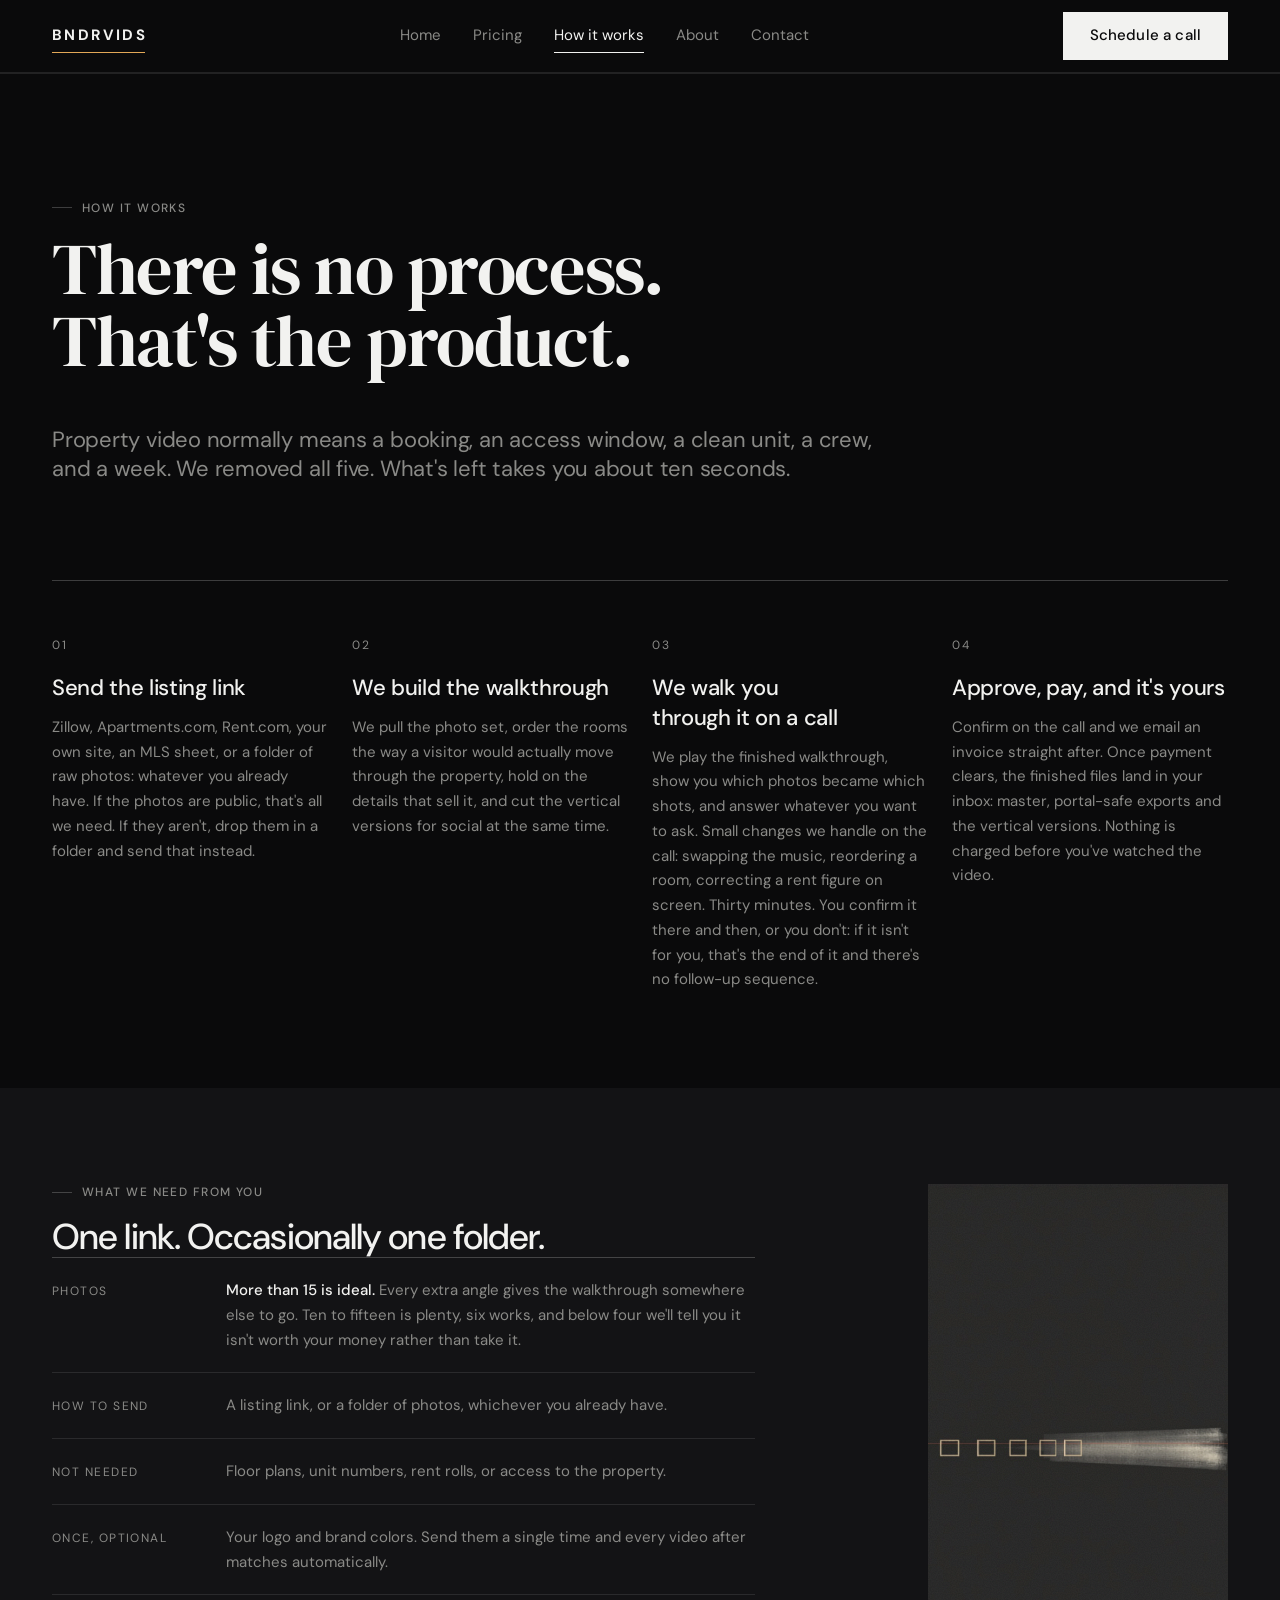
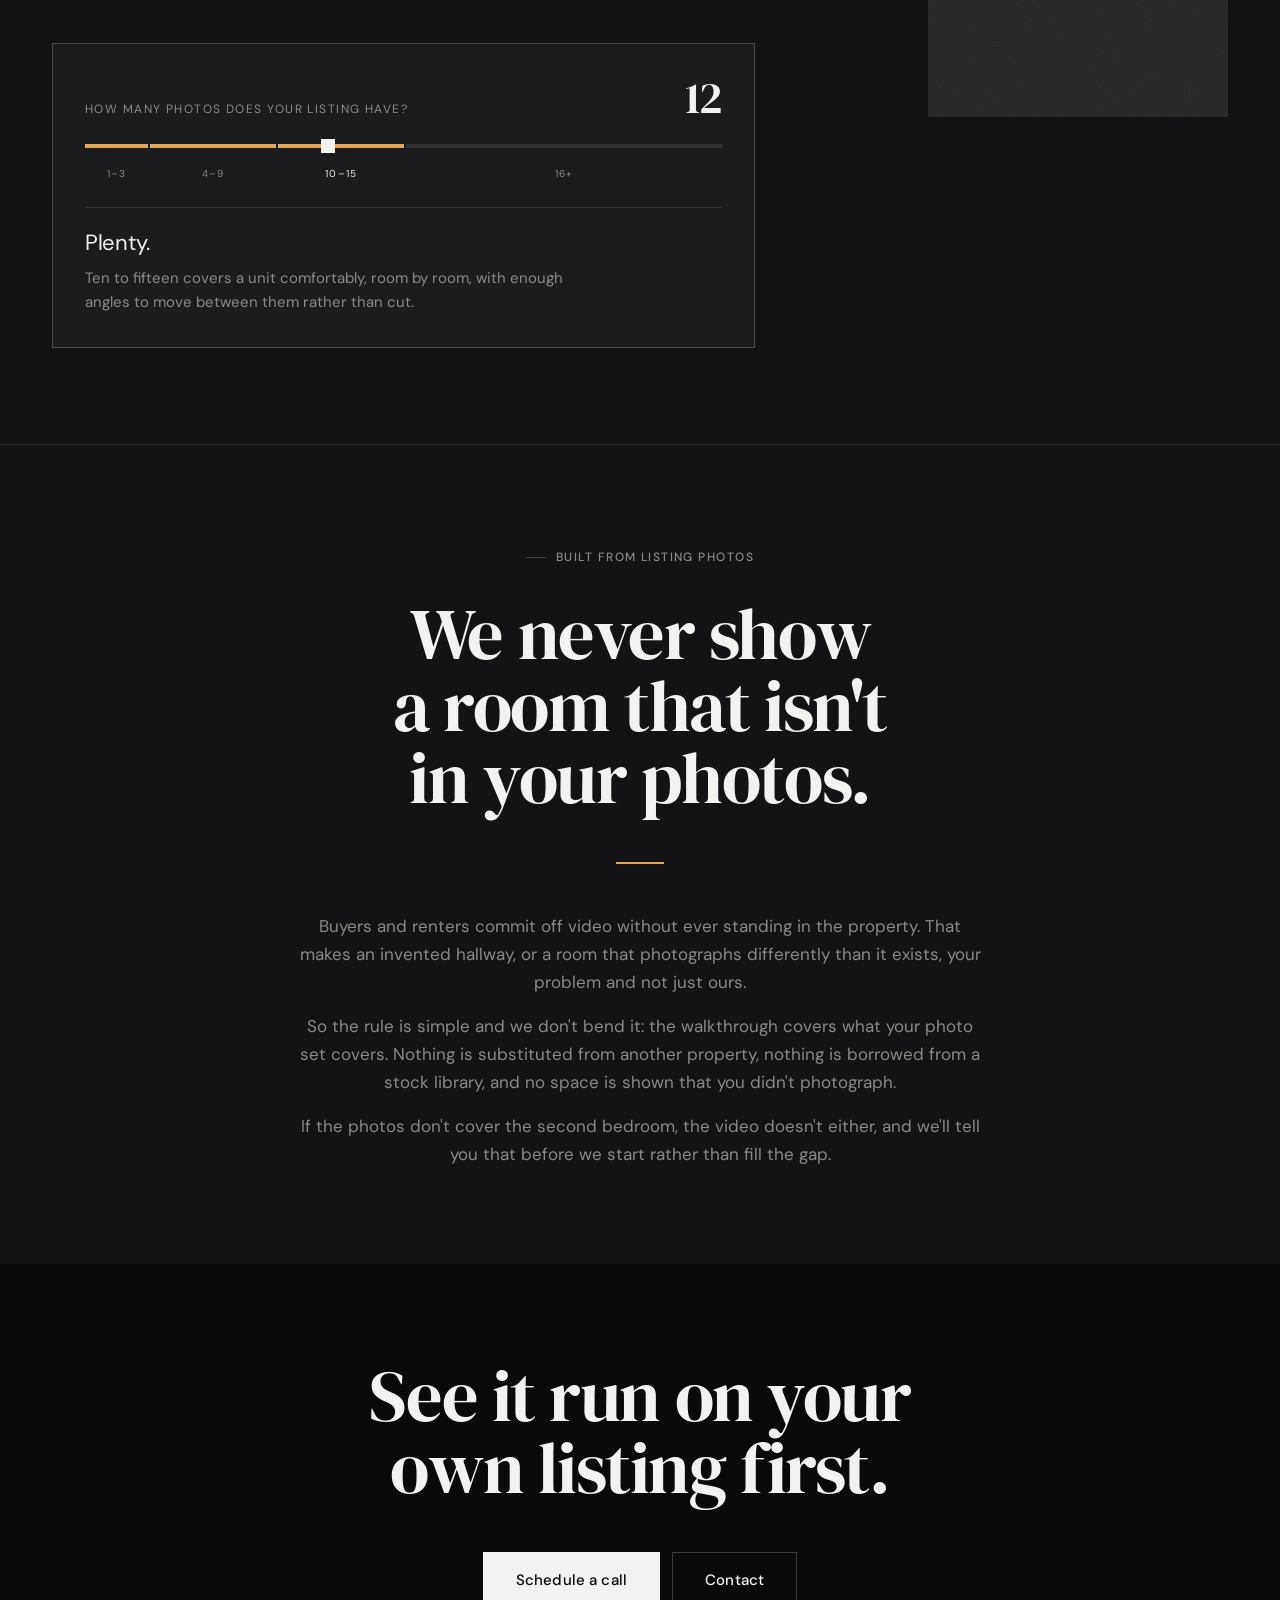
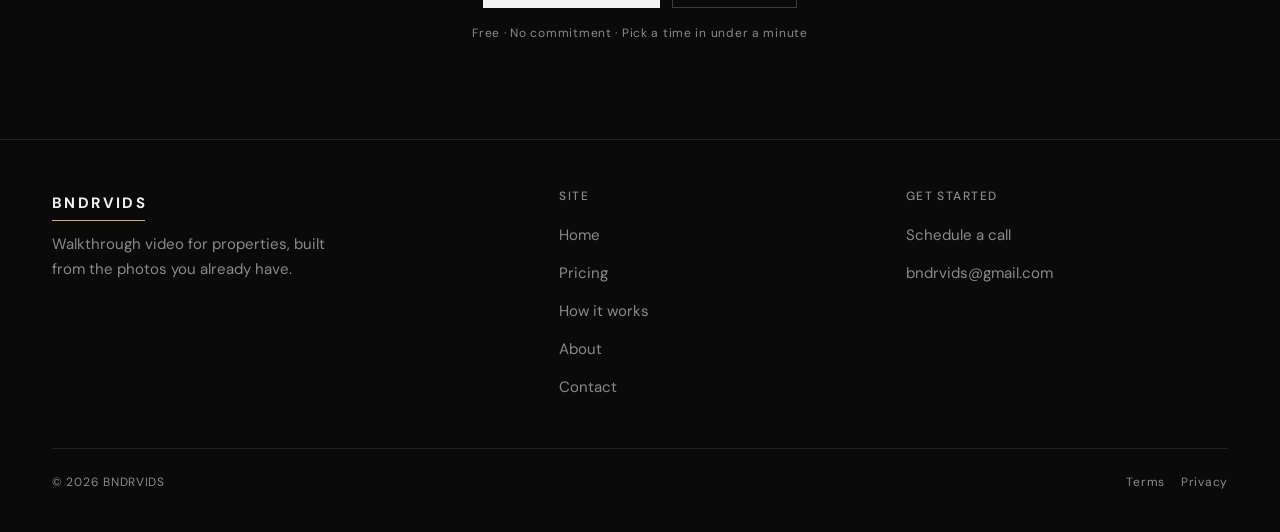
<file: how-it-works.html>
<!DOCTYPE html>
<html lang="en">
<head>
<meta charset="utf-8">
<meta name="viewport" content="width=device-width, initial-scale=1">
<script>document.documentElement.classList.add('js')</script>
<title>How it works — BNDRVIDS</title>
<meta name="description" content="Send a listing link. We build the walkthrough from the photos already on it and show you on a call. No scheduling, no crew, no site visit.">
<meta name="theme-color" content="#0A0A0B">
<link rel="preload" href="assets/fonts/DMSans.woff2" as="font" type="font/woff2" crossorigin>
<link rel="preload" href="assets/fonts/DMSerifDisplay-latin.woff2" as="font" type="font/woff2" crossorigin>
<link rel="icon" href="assets/img/favicon.svg" type="image/svg+xml">
<link rel="apple-touch-icon" href="assets/img/apple-touch-icon.png">
<meta property="og:title" content="How it works — BNDRVIDS">
<meta property="og:description" content="Send a listing link. We build the walkthrough from the photos already on it and show you on a call. No scheduling, no crew, no site visit.">
<meta property="og:type" content="website">
<meta property="og:image" content="https://bndrvids.com/assets/img/og-image.jpg">
<meta property="og:image:width" content="1200">
<meta property="og:image:height" content="630">
<meta property="og:image:alt" content="BNDRVIDS — walkthrough video for properties, built from listing photos.">
<meta property="og:url" content="https://bndrvids.com/how-it-works">
<meta property="og:site_name" content="BNDRVIDS">
<meta name="twitter:card" content="summary_large_image">
<link rel="canonical" href="https://bndrvids.com/how-it-works">
<link rel="stylesheet" href="assets/css/site.css">
</head>
<body>
<a class="skip" href="#main">Skip to content</a>

<header class="nav">
  <div class="container nav__inner">
    <a class="nav__logo" href="/">BNDRVIDS</a>
    <nav class="nav__links" id="nav-menu" aria-label="Primary">
      <a href="/">Home</a>
      <a href="/pricing">Pricing</a>
      <a href="/how-it-works" aria-current="page">How it works</a>
      <a href="/about">About</a>
      <a href="/contact">Contact</a>
      <a class="btn btn--solid nav__cta" href="/start">Schedule a call</a>
    </nav>
    <div class="nav__right">
      <button class="nav__toggle" type="button" aria-expanded="false" aria-controls="nav-menu">Menu</button>
      <a class="btn btn--solid" href="/start">Schedule a call</a>
    </div>
  </div>
</header>

<!-- How far into the page you are. A position readout, not decoration:
     it moves only in response to a scroll the reader performed, and it
     hides itself on pages too short to scroll. -->
<div class="progress" data-progress aria-hidden="true"><div class="progress__bar"></div></div>

<main id="main">

  <section class="container pagehead">
    <span class="eyebrow">How it works</span>
    <h1>There is no process. That's the product.</h1>
    <p class="lede">
      Property video normally means a booking, an access window, a clean unit, a crew,
      and a week. We removed all five. What's left takes you about ten seconds.
    </p>
  </section>

  <!-- ── The three steps, expanded ──────────────────────────────────────── -->
  <section class="section" style="padding-top:0">
    <div class="container">
      <h2 class="visually-hidden">The four steps</h2>
      <div class="steps steps--4">
        <div class="step">
          <span class="step__num">01</span>
          <h3>Send the listing link</h3>
          <p>Zillow, Apartments.com, Rent.com, your own site, an MLS sheet, or a folder of raw photos: whatever you already have. If the photos are public, that's all we need. If they aren't, drop them in a folder and send that instead.</p>
        </div>
        <div class="step">
          <span class="step__num">02</span>
          <h3>We build the walkthrough</h3>
          <p>We pull the photo set, order the rooms the way a visitor would actually move through the property, hold on the details that sell it, and cut the vertical versions for social at the same time.</p>
        </div>
        <div class="step">
          <span class="step__num">03</span>
          <h3>We walk you through it on a call</h3>
          <p>We play the finished walkthrough, show you which photos became which shots, and answer whatever you want to ask. Small changes we handle on the call: swapping the music, reordering a room, correcting a rent figure on screen. Thirty minutes. You confirm it there and then, or you don't: if it isn't for you, that's the end of it and there's no follow-up sequence.</p>
        </div>
        <div class="step">
          <span class="step__num">04</span>
          <h3>Approve, pay, and it's yours</h3>
          <p>Confirm on the call and we email an invoice straight after. Once payment clears, the finished files land in your inbox: master, portal-safe exports and the vertical versions. Nothing is charged before you've watched the video.</p>
        </div>
      </div>

    </div>
  </section>

  <!-- ── What we need / what you get ────────────────────────────────────── -->
  <section class="section section--surface">
    <!-- A table, not paragraphs: this section answers "what do I have to do?"
         and that is a checklist question. Buried in prose it has to be read;
         as rows it can be scanned in about four seconds. -->
    <div class="container needs">
      <div class="needs__main">
        <div>
          <span class="eyebrow">What we need from you</span>
          <h2>One link. Occasionally one folder.</h2>
        </div>

        <dl class="speclist">
          <div>
            <dt>Photos</dt>
            <dd><strong>More than 15 is ideal.</strong> Every extra angle gives the walkthrough somewhere else to go. Ten to fifteen is plenty, six works, and below four we'll tell you it isn't worth your money rather than take it.</dd>
          </div>
          <div>
            <dt>How to send</dt>
            <dd>A listing link, or a folder of photos, whichever you already have.</dd>
          </div>
          <div>
            <dt>Not needed</dt>
            <dd>Floor plans, unit numbers, rent rolls, or access to the property.</dd>
          </div>
          <div>
            <dt>Once, optional</dt>
            <dd>Your logo and brand colors. Send them a single time and every video after matches automatically.</dd>
          </div>
        </dl>

        <!-- ── The photo gauge ────────────────────────────────────────────
             The Photos row above is a threshold rule with four bands, and
             every one of these conversations opens with someone applying it
             to themselves. Making it a control answers that before they have
             to ask. The copy in site.js is this policy, not a new one — if
             the row above changes, the bands change with it.
        ─────────────────────────────────────────────────────────────────── -->
        <div class="gauge"  data-gauge>
          <div class="gauge__top">
            <label class="gauge__label" for="gauge-input">How many photos does your listing have?</label>
            <div class="gauge__count" data-gauge-count aria-hidden="true">12</div>
          </div>

          <div class="gauge__track">
            <!-- Drawn to scale against the slider, so where "enough" starts is
                 visible before the control is touched. -->
            <div class="gauge__bands" aria-hidden="true"><i></i><i></i><i></i><i></i></div>
            <input type="range" id="gauge-input" min="1" max="30" value="12" step="1"
                   aria-describedby="gauge-verdict">
            <div class="gauge__scale" aria-hidden="true">
              <span>1–3</span><span>4–9</span><span>10–15</span><span>16+</span>
            </div>
          </div>

          <!-- aria-live, because the answer is the entire point of the control
               and a screen-reader user gets no benefit from the number alone. -->
          <div class="gauge__verdict" id="gauge-verdict" data-gauge-verdict aria-live="polite">
            <strong>Plenty.</strong>
            <p>Ten to fifteen covers a unit comfortably, room by room, with enough angles to move between them rather than cut.</p>
          </div>
        </div>
      </div>

      <div class="needs__viz">
        <div class="media media--9x16" data-hover>
          <video muted loop playsinline preload="none" poster="assets/img/process-poster.jpg">
            <!-- Drop the file in and restore this line: <source src="assets/video/process-vertical.mp4" type="video/mp4"> -->
          </video>
        </div>
      </div>
    </div>
  </section>

  <!-- ── Built from your photos: the trust block ────────────────────────────
       Read the README before editing this section. It is the one place on the
       site where a claim has to match your actual pipeline exactly.
  ──────────────────────────────────────────────────────────────────────── -->
  <section class="section section--surface section--hairline pledge">
    <div class="container pledge__inner">
      <span class="eyebrow">Built from listing photos</span>
      <h2 class="display">We never show a room that isn't in your photos.</h2>
      <div class="pledge__rule"></div>

      <div class="pledge__body">
        <p>
          Buyers and renters commit off video without ever standing in the property.
          That makes an invented hallway, or a room that photographs differently than
          it exists, your problem and not just ours.
        </p>
        <p>
          So the rule is simple and we don't bend it: the walkthrough covers what your
          photo set covers. Nothing is substituted from another property, nothing is
          borrowed from a stock library, and no space is shown that you didn't photograph.
        </p>
        <p>
          If the photos don't cover the second bedroom, the video doesn't either, and
          we'll tell you that before we start rather than fill the gap.
        </p>
      </div>
    </div>
  </section>

  <section class="section finale">
    <div class="container">
      <h2 class="display">See it run on your own listing first.</h2>
      <div class="ctarow">
        <a class="btn btn--solid btn--lg" href="/start">Schedule a call</a>
        <a class="btn btn--ghost btn--lg" href="/contact">Contact</a>
      </div>
      <p class="micro">Free · No commitment · Pick a time in under a minute</p>
    </div>
  </section>

</main>

<footer class="footer">
  <div class="container">
    <div class="footer__grid">
      <div class="footer__brand-col">
        <div class="footer__brand">BNDRVIDS</div>
        <p>Walkthrough video for properties, built from the photos you already have.</p>
      </div>
      <div>
        <h3 class="footer__h">Site</h3>
        <ul>
          <li><a href="/">Home</a></li>
          <li><a href="/pricing">Pricing</a></li>
          <li><a href="/how-it-works">How it works</a></li>
          <li><a href="/about">About</a></li>
          <li><a href="/contact">Contact</a></li>
        </ul>
      </div>
      <div>
        <h3 class="footer__h">Get started</h3>
        <ul>
          <li><a href="/start">Schedule a call</a></li>
          <li><a href="mailto:bndrvids@gmail.com">bndrvids@gmail.com</a></li>
        </ul>
      </div>
    </div>
    <div class="footer__base">
      <span class="micro">© <span data-year>2026</span> BNDRVIDS</span>
      <span class="micro footer__legal"><a href="/terms">Terms</a> <a href="/privacy">Privacy</a></span>
    </div>
  </div>
</footer>

<script src="assets/js/site.js"></script>
</body>
</html>
</file>
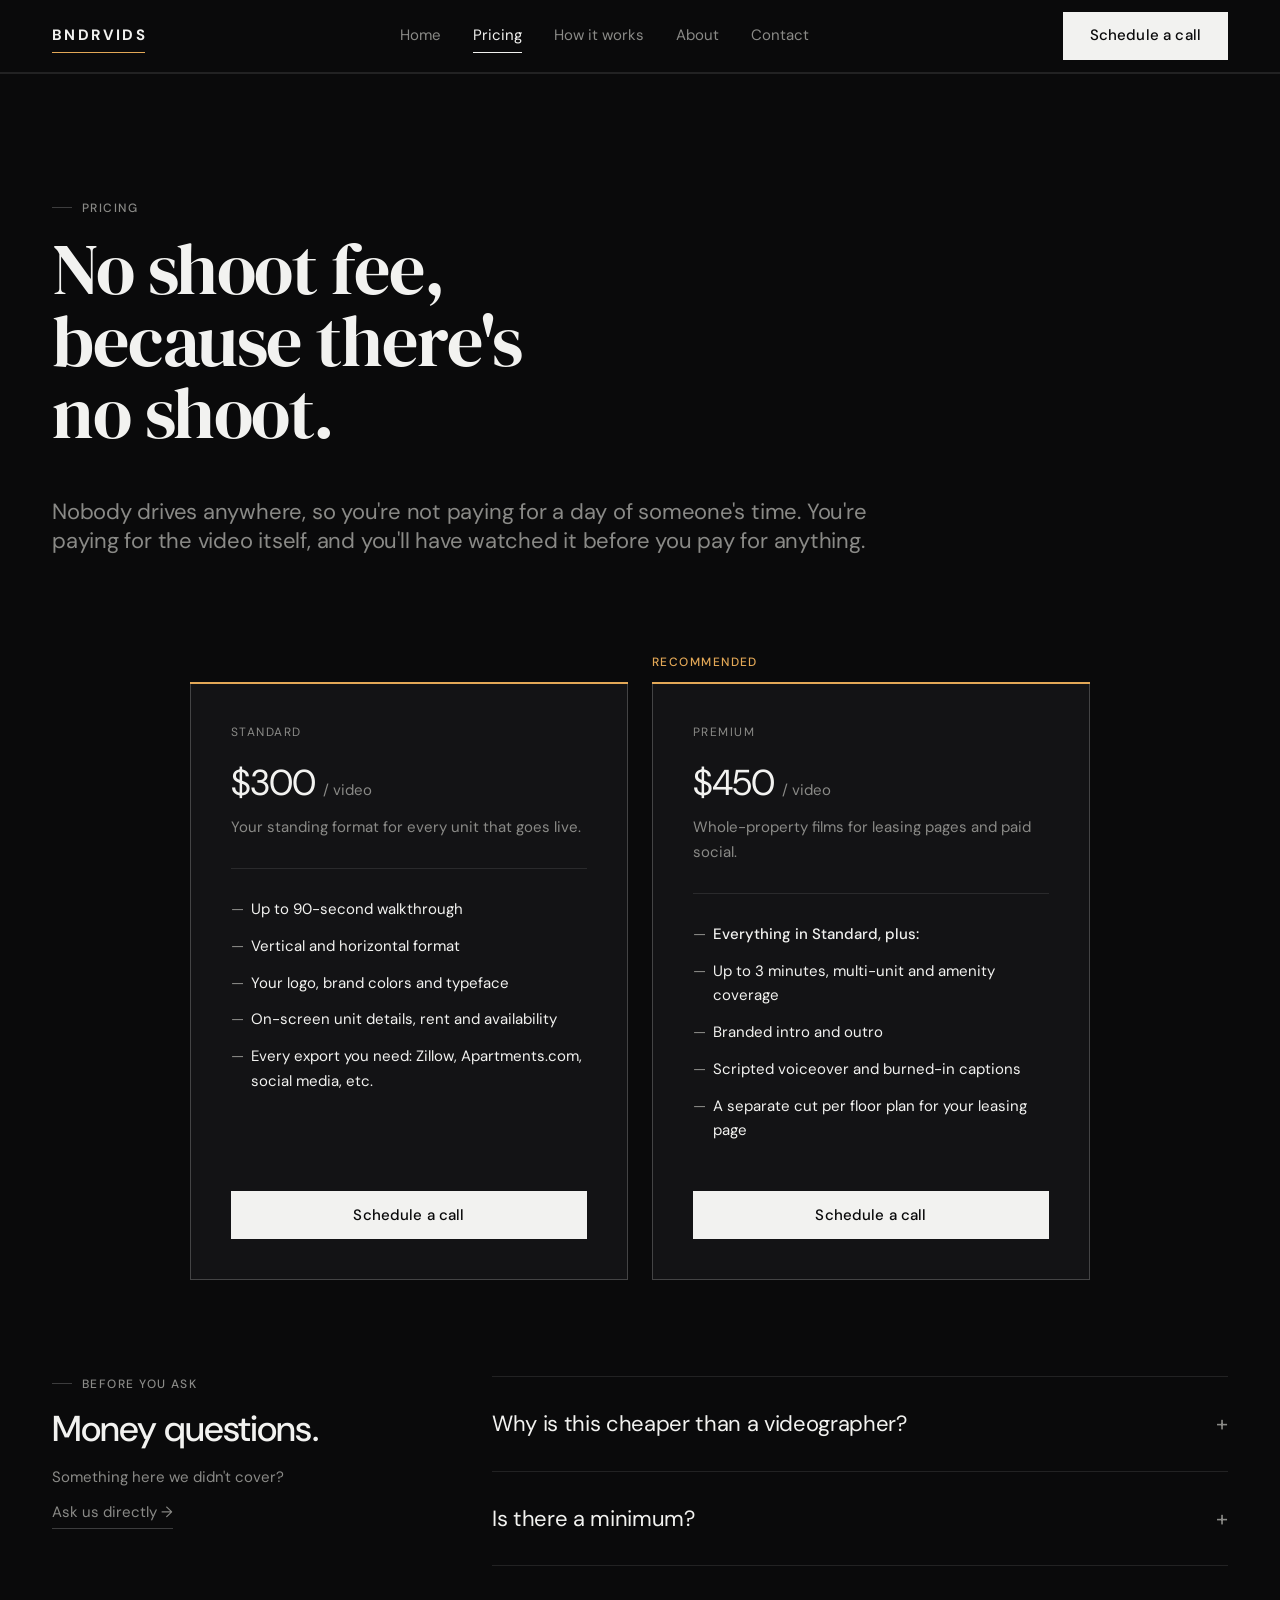
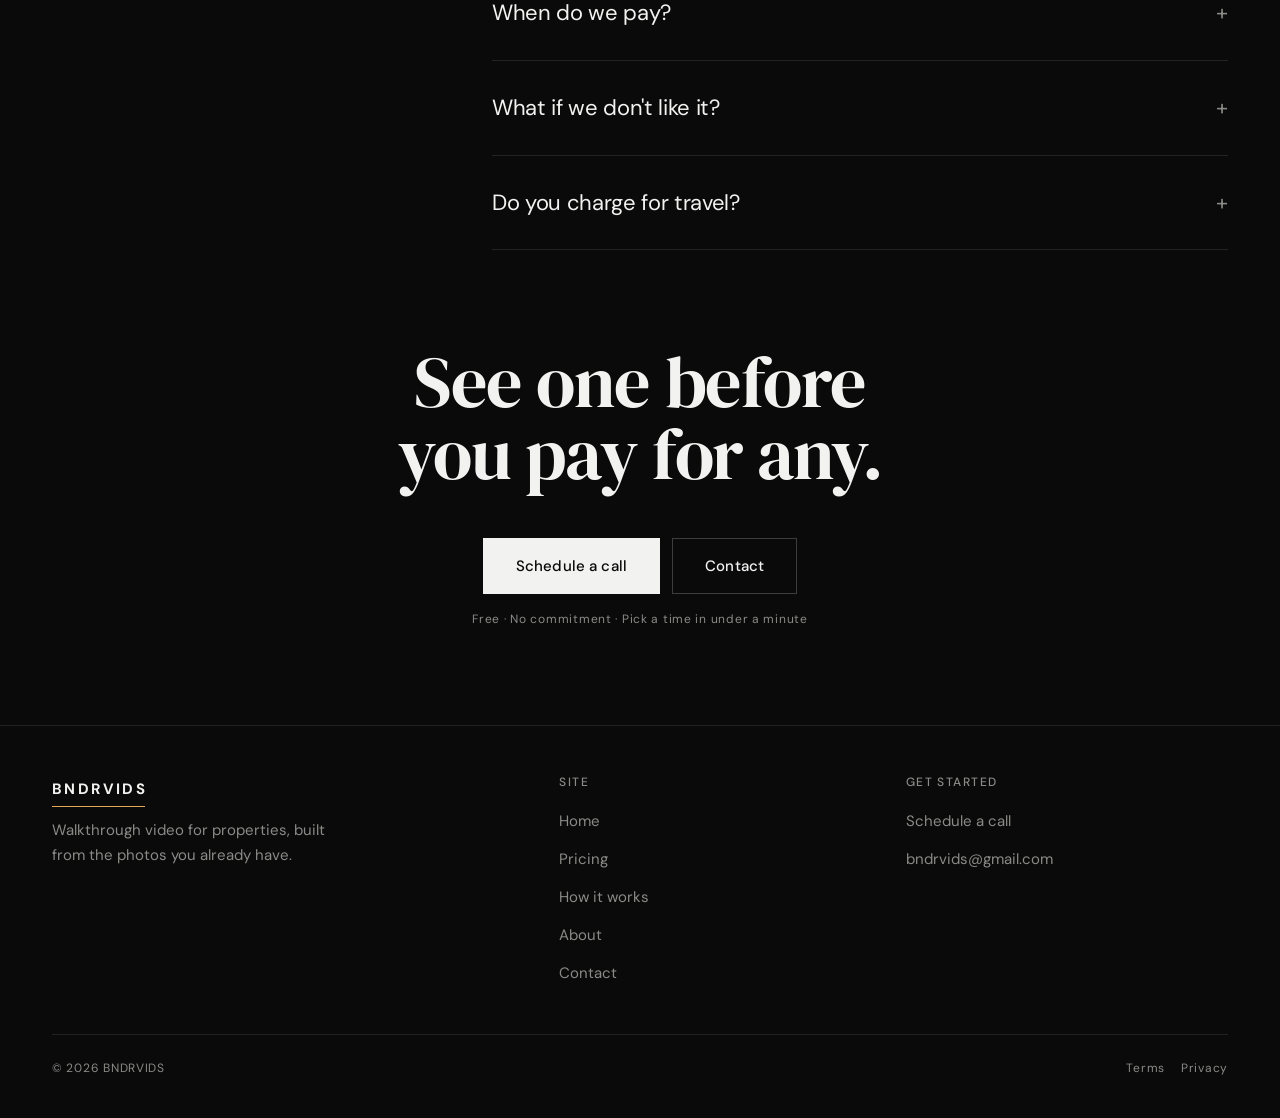
<file: pricing.html>
<!DOCTYPE html>
<html lang="en">
<head>
<meta charset="utf-8">
<meta name="viewport" content="width=device-width, initial-scale=1">
<script>document.documentElement.classList.add('js')</script>
<title>Pricing — BNDRVIDS</title>
<meta name="description" content="Two packages: Standard $300, Premium $450. No shoot fees, no travel charges, no minimums. Schedule a call to see a free sample of your own listing.">
<meta name="theme-color" content="#0A0A0B">
<link rel="preload" href="assets/fonts/DMSans.woff2" as="font" type="font/woff2" crossorigin>
<link rel="preload" href="assets/fonts/DMSerifDisplay-latin.woff2" as="font" type="font/woff2" crossorigin>
<link rel="icon" href="assets/img/favicon.svg" type="image/svg+xml">
<link rel="apple-touch-icon" href="assets/img/apple-touch-icon.png">
<meta property="og:title" content="Pricing — BNDRVIDS">
<meta property="og:description" content="Two packages: Standard $300, Premium $450. No shoot fees, no travel charges, no minimums. Schedule a call to see a free sample of your own listing.">
<meta property="og:type" content="website">
<meta property="og:image" content="https://bndrvids.com/assets/img/og-image.jpg">
<meta property="og:image:width" content="1200">
<meta property="og:image:height" content="630">
<meta property="og:image:alt" content="BNDRVIDS — walkthrough video for properties, built from listing photos.">
<meta property="og:url" content="https://bndrvids.com/pricing">
<meta property="og:site_name" content="BNDRVIDS">
<meta name="twitter:card" content="summary_large_image">
<link rel="canonical" href="https://bndrvids.com/pricing">
<link rel="stylesheet" href="assets/css/site.css">
</head>
<body>
<a class="skip" href="#main">Skip to content</a>

<header class="nav">
  <div class="container nav__inner">
    <a class="nav__logo" href="/">BNDRVIDS</a>
    <nav class="nav__links" id="nav-menu" aria-label="Primary">
      <a href="/">Home</a>
      <a href="/pricing" aria-current="page">Pricing</a>
      <a href="/how-it-works">How it works</a>
      <a href="/about">About</a>
      <a href="/contact">Contact</a>
      <a class="btn btn--solid nav__cta" href="/start">Schedule a call</a>
    </nav>
    <div class="nav__right">
      <button class="nav__toggle" type="button" aria-expanded="false" aria-controls="nav-menu">Menu</button>
      <a class="btn btn--solid" href="/start">Schedule a call</a>
    </div>
  </div>
</header>

<!-- How far into the page you are. A position readout, not decoration:
     it moves only in response to a scroll the reader performed, and it
     hides itself on pages too short to scroll. -->
<div class="progress" data-progress aria-hidden="true"><div class="progress__bar"></div></div>

<main id="main">

  <section class="container pagehead">
    <span class="eyebrow">Pricing</span>
    <h1>No shoot fee, because there's no shoot.</h1>
    <p class="lede">
      Nobody drives anywhere, so you're not paying for a day of someone's time.
      You're paying for the video itself, and you'll have watched it before you pay for anything.
    </p>
  </section>

  <section class="section" style="padding-top:0">
    <div class="container">
      <div class="tiers">
        <div class="tier">
          <span class="tier__name">Standard</span>
          <div class="tier__price">$300 <span>/ video</span></div>
          <p class="tier__for">Your standing format for every unit that goes live.</p>
                    <ul class="tier__list">
            <li>Up to 90-second walkthrough</li>
            <li>Vertical and horizontal format</li>
            <li>Your logo, brand colors and typeface</li>
            <li>On-screen unit details, rent and availability</li>
            <li>Every export you need: Zillow, Apartments.com, social media, etc.</li>
          </ul><a class="btn btn--solid" href="/start">Schedule a call</a>
        </div>

        <div class="tier">
          <span class="tier__flag">Recommended</span>
          <span class="tier__name">Premium</span>
          <div class="tier__price">$450 <span>/ video</span></div>
          <p class="tier__for">Whole-property films for leasing pages and paid social.</p>
                    <ul class="tier__list">
            <li><strong>Everything in Standard, plus:</strong></li>
            <li>Up to 3 minutes, multi-unit and amenity coverage</li>
            <li>Branded intro and outro</li>
            <li>Scripted voiceover and burned-in captions</li>
            <li>A separate cut per floor plan for your leasing page</li>
          </ul><a class="btn btn--solid" href="/start">Schedule a call</a>
        </div>
      </div>
    </div>
  </section>

  <!-- ── Pricing FAQ ────────────────────────────────────────────────────── -->
  <section class="section section--split">
    <div class="container">
      <div class="section__head">
        <span class="eyebrow">Before you ask</span>
        <h2>Money questions.</h2>
        <p class="faq__aside">Something here we didn't cover?
          <a class="textlink" href="mailto:bndrvids@gmail.com">Ask us directly →</a>
        </p>
      </div>

      <div class="faq">
        <details>
          <summary>Why is this cheaper than a videographer?</summary>
          <div class="faq__a">
            <p>Because a videographer's price is mostly a day of their life: drive time, setup, the unit being empty and clean at the right hour, and the risk of a wasted trip. We don't have any of that cost, so we don't charge you for it.</p>
          </div>
        </details>
        <details>
          <summary>Is there a minimum?</summary>
          <div class="faq__a">
            <p>No. Buy one video for one unit and never come back. Most people don't, but nothing stops you.</p>
          </div>
        </details>
        <details>
          <summary>When do we pay?</summary>
          <div class="faq__a">
            <p>After you've watched it. You confirm on the call, we email an invoice straight after, and the finished files follow once payment clears.</p>
          </div>
        </details>
        <details>
          <summary>What if we don't like it?</summary>
          <div class="faq__a">
            <p>You don't pay. There's no version of this where you're charged for a video you didn't want. We'd rather lose the fee than have you post something that undersells the property.</p>
          </div>
        </details>
        <details>
          <summary>Do you charge for travel?</summary>
          <div class="faq__a">
            <p>There's nowhere to travel to. Same price whether the unit is four blocks away or four states away.</p>
          </div>
        </details>
      </div>
    </div>
  </section>

  <section class="section finale">
    <div class="container">
      <h2 class="display">See one before you pay for any.</h2>
      <div class="ctarow">
        <a class="btn btn--solid btn--lg" href="/start">Schedule a call</a>
        <a class="btn btn--ghost btn--lg" href="/contact">Contact</a>
      </div>
      <p class="micro">Free · No commitment · Pick a time in under a minute</p>
    </div>
  </section>

</main>

<footer class="footer">
  <div class="container">
    <div class="footer__grid">
      <div class="footer__brand-col">
        <div class="footer__brand">BNDRVIDS</div>
        <p>Walkthrough video for properties, built from the photos you already have.</p>
      </div>
      <div>
        <h3 class="footer__h">Site</h3>
        <ul>
          <li><a href="/">Home</a></li>
          <li><a href="/pricing">Pricing</a></li>
          <li><a href="/how-it-works">How it works</a></li>
          <li><a href="/about">About</a></li>
          <li><a href="/contact">Contact</a></li>
        </ul>
      </div>
      <div>
        <h3 class="footer__h">Get started</h3>
        <ul>
          <li><a href="/start">Schedule a call</a></li>
          <li><a href="mailto:bndrvids@gmail.com">bndrvids@gmail.com</a></li>
        </ul>
      </div>
    </div>
    <div class="footer__base">
      <span class="micro">© <span data-year>2026</span> BNDRVIDS</span>
      <span class="micro footer__legal"><a href="/terms">Terms</a> <a href="/privacy">Privacy</a></span>
    </div>
  </div>
</footer>

<script src="assets/js/site.js"></script>
</body>
</html>
</file>
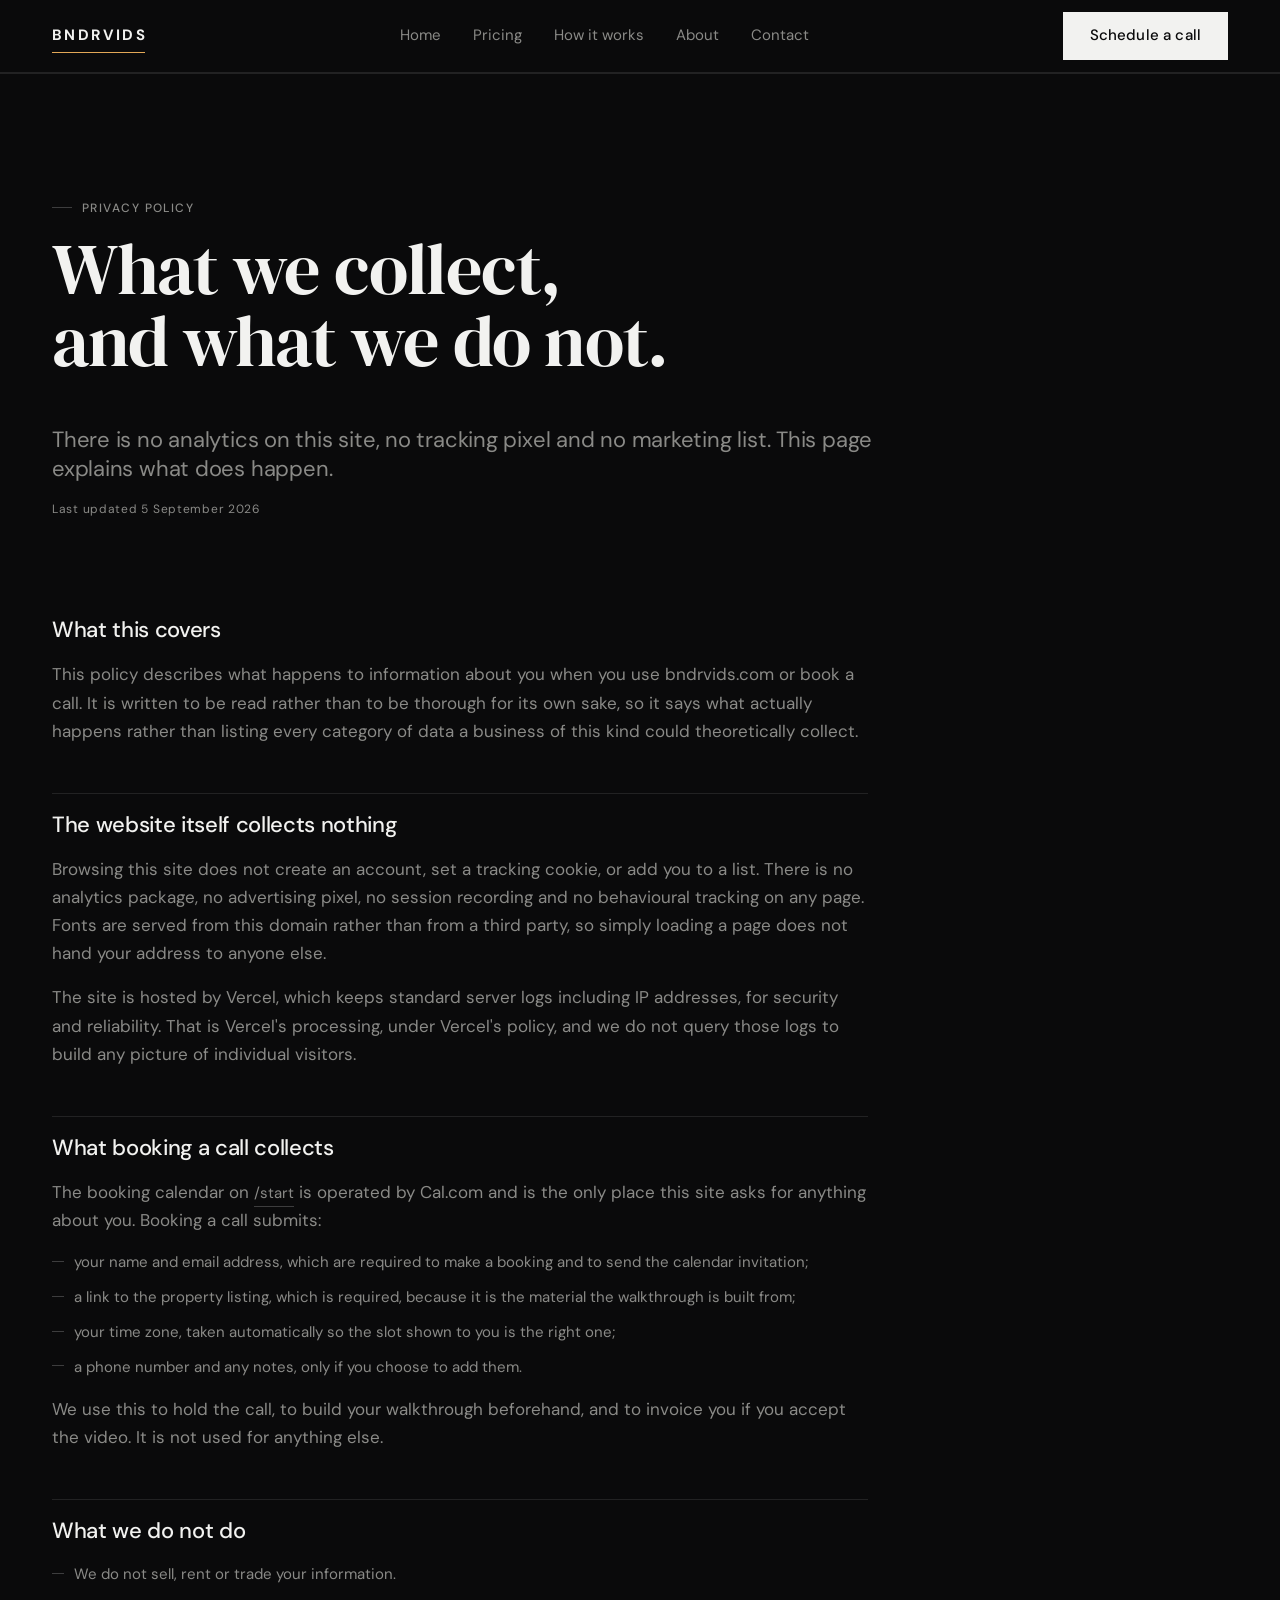
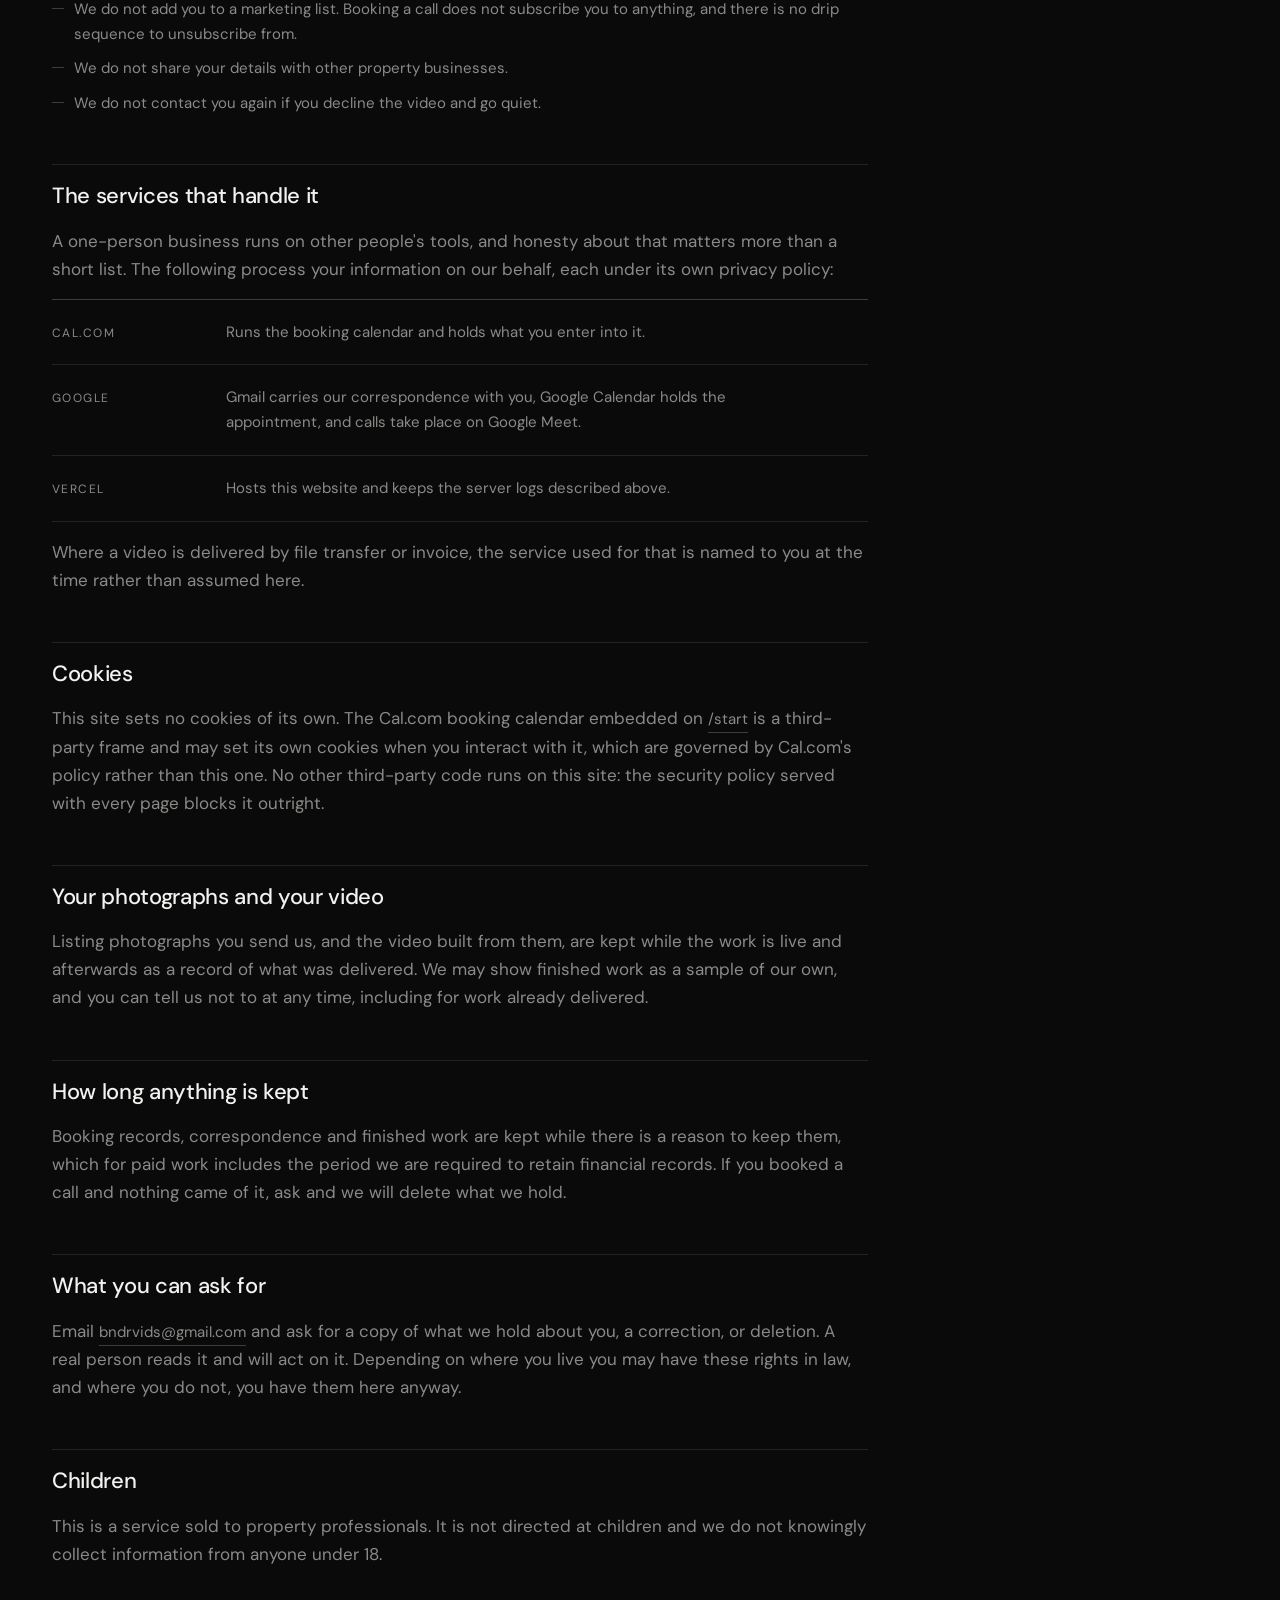
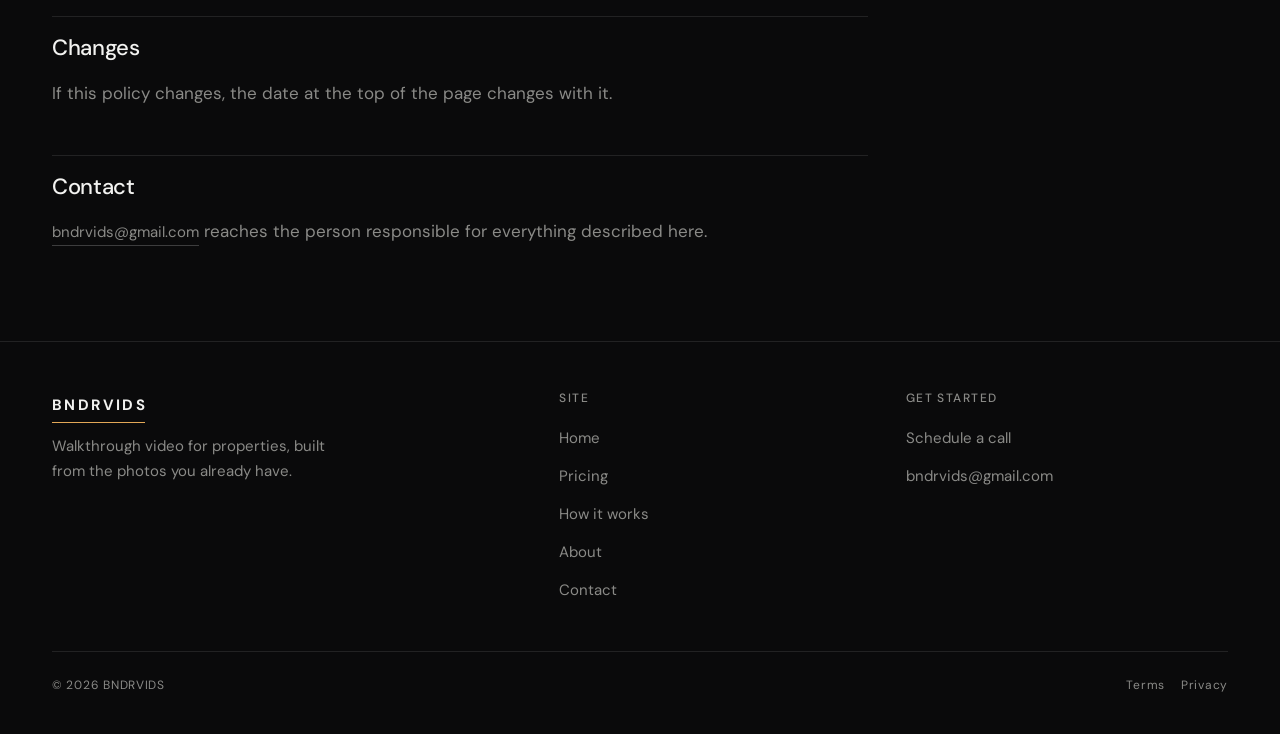
<file: privacy.html>
<!DOCTYPE html>
<html lang="en">
<head>
<meta charset="utf-8">
<meta name="viewport" content="width=device-width, initial-scale=1">
<script>document.documentElement.classList.add('js')</script>
<title>Privacy — BNDRVIDS</title>
<meta name="description" content="What BNDRVIDS collects, what it does not, and which services handle your information.">
<meta name="theme-color" content="#0A0A0B">
<link rel="preload" href="assets/fonts/DMSans.woff2" as="font" type="font/woff2" crossorigin>
<link rel="preload" href="assets/fonts/DMSerifDisplay-latin.woff2" as="font" type="font/woff2" crossorigin>
<link rel="icon" href="assets/img/favicon.svg" type="image/svg+xml">
<link rel="apple-touch-icon" href="assets/img/apple-touch-icon.png">
<meta property="og:title" content="Privacy — BNDRVIDS">
<meta property="og:description" content="What BNDRVIDS collects, what it does not, and which services handle your information.">
<meta property="og:type" content="website">
<meta property="og:image" content="https://bndrvids.com/assets/img/og-image.jpg">
<meta property="og:image:width" content="1200">
<meta property="og:image:height" content="630">
<meta property="og:image:alt" content="BNDRVIDS — walkthrough video for properties, built from listing photos.">
<meta property="og:url" content="https://bndrvids.com/privacy">
<meta property="og:site_name" content="BNDRVIDS">
<meta name="twitter:card" content="summary_large_image">
<link rel="canonical" href="https://bndrvids.com/privacy">
<link rel="stylesheet" href="assets/css/site.css">
</head>
<body>
<a class="skip" href="#main">Skip to content</a>

<header class="nav">
  <div class="container nav__inner">
    <a class="nav__logo" href="/">BNDRVIDS</a>
    <nav class="nav__links" id="nav-menu" aria-label="Primary">
      <a href="/">Home</a>
      <a href="/pricing">Pricing</a>
      <a href="/how-it-works">How it works</a>
      <a href="/about">About</a>
      <a href="/contact">Contact</a>
      <a class="btn btn--solid nav__cta" href="/start">Schedule a call</a>
    </nav>
    <div class="nav__right">
      <button class="nav__toggle" type="button" aria-expanded="false" aria-controls="nav-menu">Menu</button>
      <a class="btn btn--solid" href="/start">Schedule a call</a>
    </div>
  </div>
</header>

<!-- How far into the page you are. A position readout, not decoration:
     it moves only in response to a scroll the reader performed, and it
     hides itself on pages too short to scroll. -->
<div class="progress" data-progress aria-hidden="true"><div class="progress__bar"></div></div>

<main id="main">

  <section class="container pagehead">
    <span class="eyebrow">Privacy policy</span>
    <h1>What we collect, and what we do not.</h1>
    <p class="lede">There is no analytics on this site, no tracking pixel and no marketing list. This page explains what does happen.</p>
    <p class="micro legal__stamp">Last updated 5 September 2026</p>
  </section>

  <section class="section" style="padding-top:0">
    <div class="container">
      <div class="legal">
      <h2>What this covers</h2>
      <p>
        This policy describes what happens to information about you when you use
        bndrvids.com or book a call. It is written to be read rather than to be
        thorough for its own sake, so it says what actually happens rather than
        listing every category of data a business of this kind could theoretically
        collect.
      </p>

      <h2>The website itself collects nothing</h2>
      <p>
        Browsing this site does not create an account, set a tracking cookie, or
        add you to a list. There is no analytics package, no advertising pixel, no
        session recording and no behavioural tracking on any page. Fonts are served
        from this domain rather than from a third party, so simply loading a page
        does not hand your address to anyone else.
      </p>
      <p>
        The site is hosted by Vercel, which keeps standard server logs including
        IP addresses, for security and reliability. That is Vercel's processing,
        under Vercel's policy, and we do not query those logs to build any picture
        of individual visitors.
      </p>

      <h2>What booking a call collects</h2>
      <p>
        The booking calendar on <a class="textlink" href="/start">/start</a> is
        operated by Cal.com and is the only place this site asks for anything about
        you. Booking a call submits:
      </p>
      <ul>
        <li>your name and email address, which are required to make a booking and to send the calendar invitation;</li>
        <li>a link to the property listing, which is required, because it is the material the walkthrough is built from;</li>
        <li>your time zone, taken automatically so the slot shown to you is the right one;</li>
        <li>a phone number and any notes, only if you choose to add them.</li>
      </ul>
      <p>
        We use this to hold the call, to build your walkthrough beforehand, and to
        invoice you if you accept the video. It is not used for anything else.
      </p>

      <h2>What we do not do</h2>
      <ul>
        <li>We do not sell, rent or trade your information.</li>
        <li>We do not add you to a marketing list. Booking a call does not subscribe you to anything, and there is no drip sequence to unsubscribe from.</li>
        <li>We do not share your details with other property businesses.</li>
        <li>We do not contact you again if you decline the video and go quiet.</li>
      </ul>

      <h2>The services that handle it</h2>
      <p>
        A one-person business runs on other people's tools, and honesty about that
        matters more than a short list. The following process your information on
        our behalf, each under its own privacy policy:
      </p>
      <dl class="speclist">
        <div>
          <dt>Cal.com</dt>
          <dd>Runs the booking calendar and holds what you enter into it.</dd>
        </div>
        <div>
          <dt>Google</dt>
          <dd>Gmail carries our correspondence with you, Google Calendar holds the appointment, and calls take place on Google Meet.</dd>
        </div>
        <div>
          <dt>Vercel</dt>
          <dd>Hosts this website and keeps the server logs described above.</dd>
        </div>
      </dl>
      <p>
        Where a video is delivered by file transfer or invoice, the service used
        for that is named to you at the time rather than assumed here.
      </p>

      <h2>Cookies</h2>
      <p>
        This site sets no cookies of its own. The Cal.com booking calendar embedded
        on <a class="textlink" href="/start">/start</a> is a third-party frame and
        may set its own cookies when you interact with it, which are governed by
        Cal.com's policy rather than this one. No other third-party code runs on
        this site: the security policy served with every page blocks it outright.
      </p>

      <h2>Your photographs and your video</h2>
      <p>
        Listing photographs you send us, and the video built from them, are kept
        while the work is live and afterwards as a record of what was delivered.
        We may show finished work as a sample of our own, and you can tell us not
        to at any time, including for work already delivered.
      </p>

      <h2>How long anything is kept</h2>
      <p>
        Booking records, correspondence and finished work are kept while there is a
        reason to keep them, which for paid work includes the period we are
        required to retain financial records. If you booked a call and nothing came
        of it, ask and we will delete what we hold.
      </p>

      <h2>What you can ask for</h2>
      <p>
        Email <a class="textlink" href="mailto:bndrvids@gmail.com">bndrvids@gmail.com</a>
        and ask for a copy of what we hold about you, a correction, or deletion. A
        real person reads it and will act on it. Depending on where you live you
        may have these rights in law, and where you do not, you have them here
        anyway.
      </p>

      <h2>Children</h2>
      <p>
        This is a service sold to property professionals. It is not directed at
        children and we do not knowingly collect information from anyone under 18.
      </p>

      <h2>Changes</h2>
      <p>
        If this policy changes, the date at the top of the page changes with it.
      </p>

      <h2>Contact</h2>
      <p>
        <a class="textlink" href="mailto:bndrvids@gmail.com">bndrvids@gmail.com</a>
        reaches the person responsible for everything described here.
      </p>
      </div>
    </div>
  </section>

</main>

<footer class="footer">
  <div class="container">
    <div class="footer__grid">
      <div class="footer__brand-col">
        <div class="footer__brand">BNDRVIDS</div>
        <p>Walkthrough video for properties, built from the photos you already have.</p>
      </div>
      <div>
        <h3 class="footer__h">Site</h3>
        <ul>
          <li><a href="/">Home</a></li>
          <li><a href="/pricing">Pricing</a></li>
          <li><a href="/how-it-works">How it works</a></li>
          <li><a href="/about">About</a></li>
          <li><a href="/contact">Contact</a></li>
        </ul>
      </div>
      <div>
        <h3 class="footer__h">Get started</h3>
        <ul>
          <li><a href="/start">Schedule a call</a></li>
          <li><a href="mailto:bndrvids@gmail.com">bndrvids@gmail.com</a></li>
        </ul>
      </div>
    </div>
    <div class="footer__base">
      <span class="micro">© <span data-year>2026</span> BNDRVIDS</span>
      <span class="micro footer__legal"><a href="/terms">Terms</a> <a href="/privacy">Privacy</a></span>
    </div>
  </div>
</footer>

<script src="assets/js/site.js"></script>
</body>
</html>
</file>
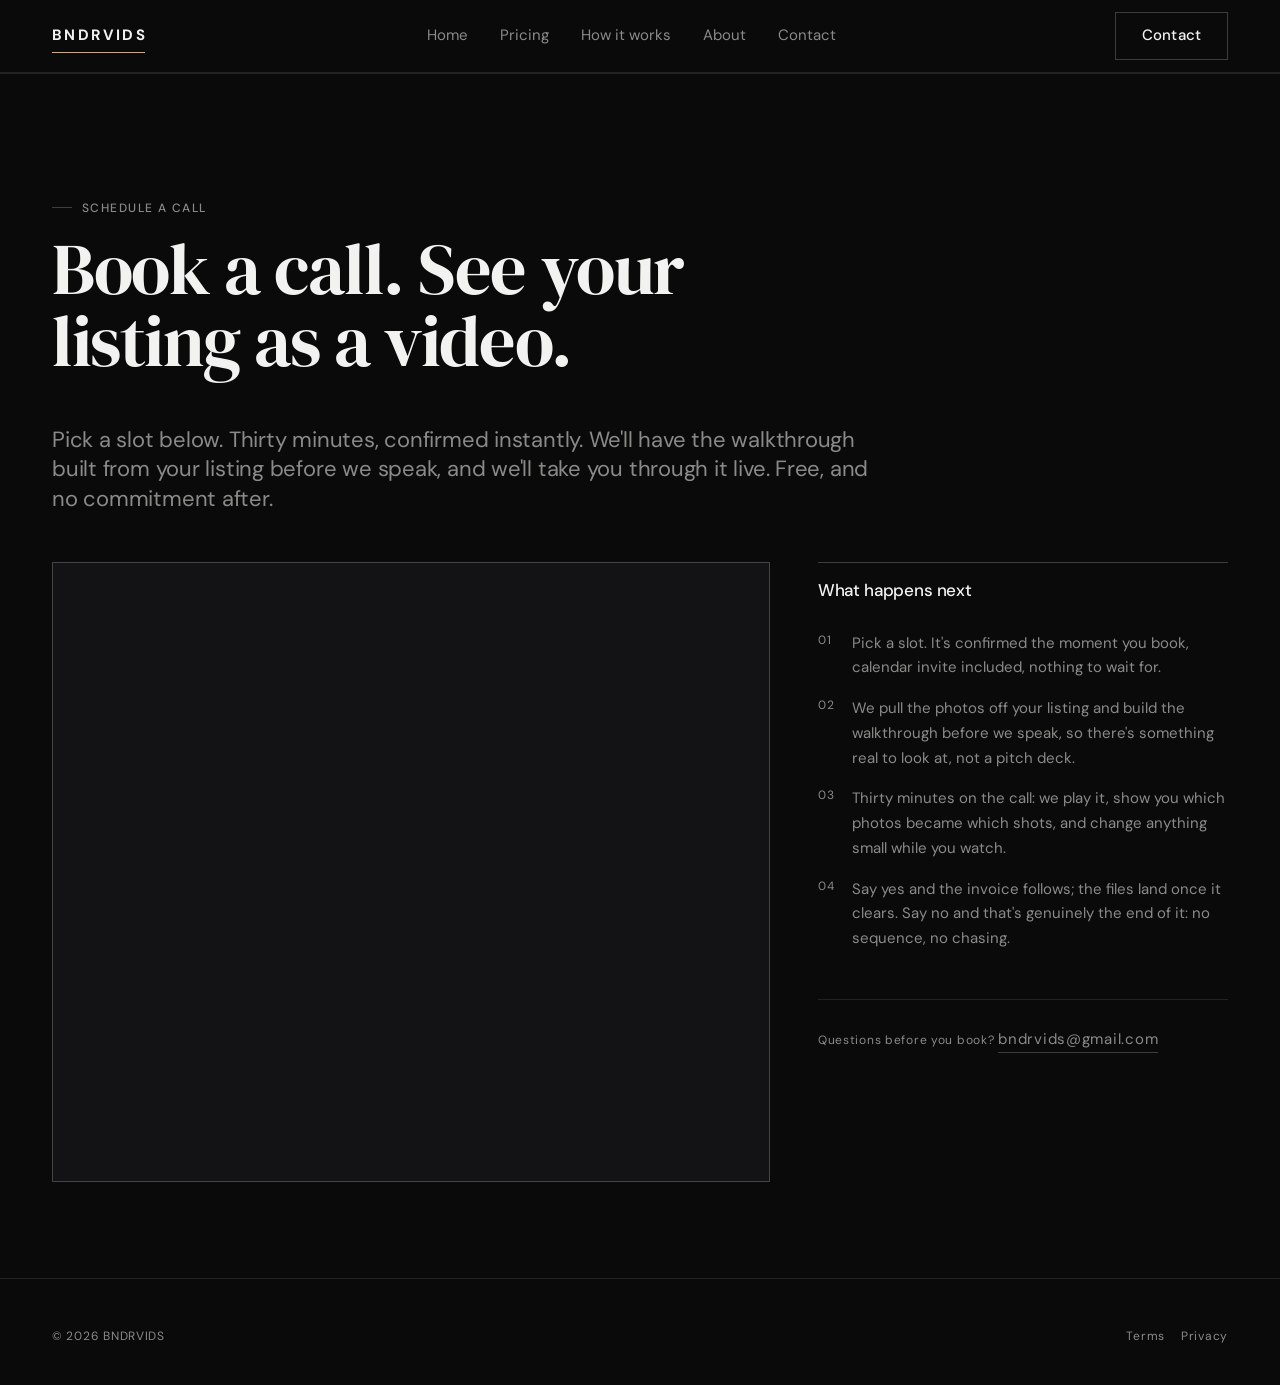
<file: start.html>
<!DOCTYPE html>
<html lang="en">
<head>
<meta charset="utf-8">
<meta name="viewport" content="width=device-width, initial-scale=1">
<script>document.documentElement.classList.add('js')</script>
<title>Schedule a call — BNDRVIDS</title>
<meta name="description" content="Book a 30-minute call. We build the walkthrough from your listing before we speak and take you through it live. Free, no commitment.">
<meta name="robots" content="noindex">
<meta name="theme-color" content="#0A0A0B">
<link rel="preload" href="assets/fonts/DMSans.woff2" as="font" type="font/woff2" crossorigin>
<link rel="preload" href="assets/fonts/DMSerifDisplay-latin.woff2" as="font" type="font/woff2" crossorigin>
<link rel="icon" href="assets/img/favicon.svg" type="image/svg+xml">
<link rel="apple-touch-icon" href="assets/img/apple-touch-icon.png">
<meta property="og:title" content="Schedule a call — BNDRVIDS">
<meta property="og:description" content="Book a 30-minute call. We build the walkthrough from your listing before we speak and take you through it live. Free, no commitment.">
<meta property="og:type" content="website">
<meta property="og:image" content="https://bndrvids.com/assets/img/og-image.jpg">
<meta property="og:image:width" content="1200">
<meta property="og:image:height" content="630">
<meta property="og:image:alt" content="BNDRVIDS — walkthrough video for properties, built from listing photos.">
<meta property="og:url" content="https://bndrvids.com/start">
<meta property="og:site_name" content="BNDRVIDS">
<meta name="twitter:card" content="summary_large_image">
<link rel="stylesheet" href="assets/css/site.css">
</head>
<body>
<a class="skip" href="#main">Skip to content</a>

<header class="nav">
  <div class="container nav__inner">
    <a class="nav__logo" href="/">BNDRVIDS</a>
    <nav class="nav__links" id="nav-menu" aria-label="Primary">
      <a href="/">Home</a>
      <a href="/pricing">Pricing</a>
      <a href="/how-it-works">How it works</a>
      <a href="/about">About</a>
      <a href="/contact">Contact</a>
      <a class="btn btn--solid nav__cta" href="/start">Schedule a call</a>
    </nav>
    <div class="nav__right">
      <button class="nav__toggle" type="button" aria-expanded="false" aria-controls="nav-menu">Menu</button>
      <a class="btn btn--ghost" href="/contact">Contact</a>
    </div>
  </div>
</header>

<!-- How far into the page you are. A position readout, not decoration:
     it moves only in response to a scroll the reader performed, and it
     hides itself on pages too short to scroll. -->
<div class="progress" data-progress aria-hidden="true"><div class="progress__bar"></div></div>

<main id="main">

  <section class="container pagehead" style="padding-bottom:48px">
    <span class="eyebrow">Schedule a call</span>
    <h1>Book a call. See your listing as a video.</h1>
    <p class="lede">
      Pick a slot below. Thirty minutes, confirmed instantly. We'll have the
      walkthrough built from your listing before we speak, and we'll take you
      through it live. Free, and no commitment after.
    </p>
  </section>

  <section class="section" style="padding-top:0">
    <div class="container startgrid">

      <!-- ── Booking ───────────────────────────────────────────────────────
           The cal.com booker is the only way to book a call. The request form
           that used to live here — FormSubmit, day/time chips, a hand-rolled
           weekend interlock and a separate timezone question — is gone, along
           with /thanks, which only existed as its confirmation page.

           If the embed cannot load, the fallback below is a link to the same
           calendar rather than a second booking mechanism. One place where a
           call gets scheduled, and no path that dead-ends.

           ⚠ Two settings on the cal.com event type carry weight this markup
           cannot enforce: MINIMUM NOTICE (48h — the walkthrough is built
           before the call) and a required booking question whose slug is
           `Property-Listing`, which is where the carried listing URL below
           lands. A prefill key matching no field is discarded silently, so
           that slug has to match character for character. See README.
      ───────────────────────────────────────────────────────────────────── -->
      <div class="booking">
        <div id="cal-booking" class="cal-embed" data-cal-embed></div>
        <p class="cal-fallback" data-cal-fallback hidden>
          The calendar didn't load. An extension or a network block will do
          that. <a class="textlink" data-cal-direct href="https://cal.com/bndrvids/30min">Open it
          in a new tab&nbsp;→</a> or email
          <a class="textlink" href="mailto:bndrvids@gmail.com">bndrvids@gmail.com</a>
          and we'll set it up by hand.
        </p>
      </div>

      <!-- ── What happens next ──────────────────────────────────────────── -->
      <aside class="startaside">
        <h2 class="startaside__h">What happens next</h2>
        <ol class="startaside__steps">
          <li><span>01</span> Pick a slot. It's confirmed the moment you book, calendar invite included, nothing to wait for.</li>
          <li><span>02</span> We pull the photos off your listing and build the walkthrough before we speak, so there's something real to look at, not a pitch deck.</li>
          <li><span>03</span> Thirty minutes on the call: we play it, show you which photos became which shots, and change anything small while you watch.</li>
          <li><span>04</span> Say yes and the invoice follows; the files land once it clears. Say no and that's genuinely the end of it: no sequence, no chasing.</li>
        </ol>

        <div class="startaside__note">
          <p class="micro">Questions before you book? <a class="textlink" href="mailto:bndrvids@gmail.com">bndrvids@gmail.com</a></p>
        </div>
      </aside>

    </div>
  </section>

</main>

<footer class="footer">
  <div class="container">
    <div class="footer__base" style="border-top:none; padding-top:0">
      <span class="micro">© <span data-year>2026</span> BNDRVIDS</span>
      <span class="micro footer__legal"><a href="/terms">Terms</a> <a href="/privacy">Privacy</a></span>
    </div>
  </div>
</footer>

<script src="assets/js/site.js"></script>
</body>
</html>
</file>
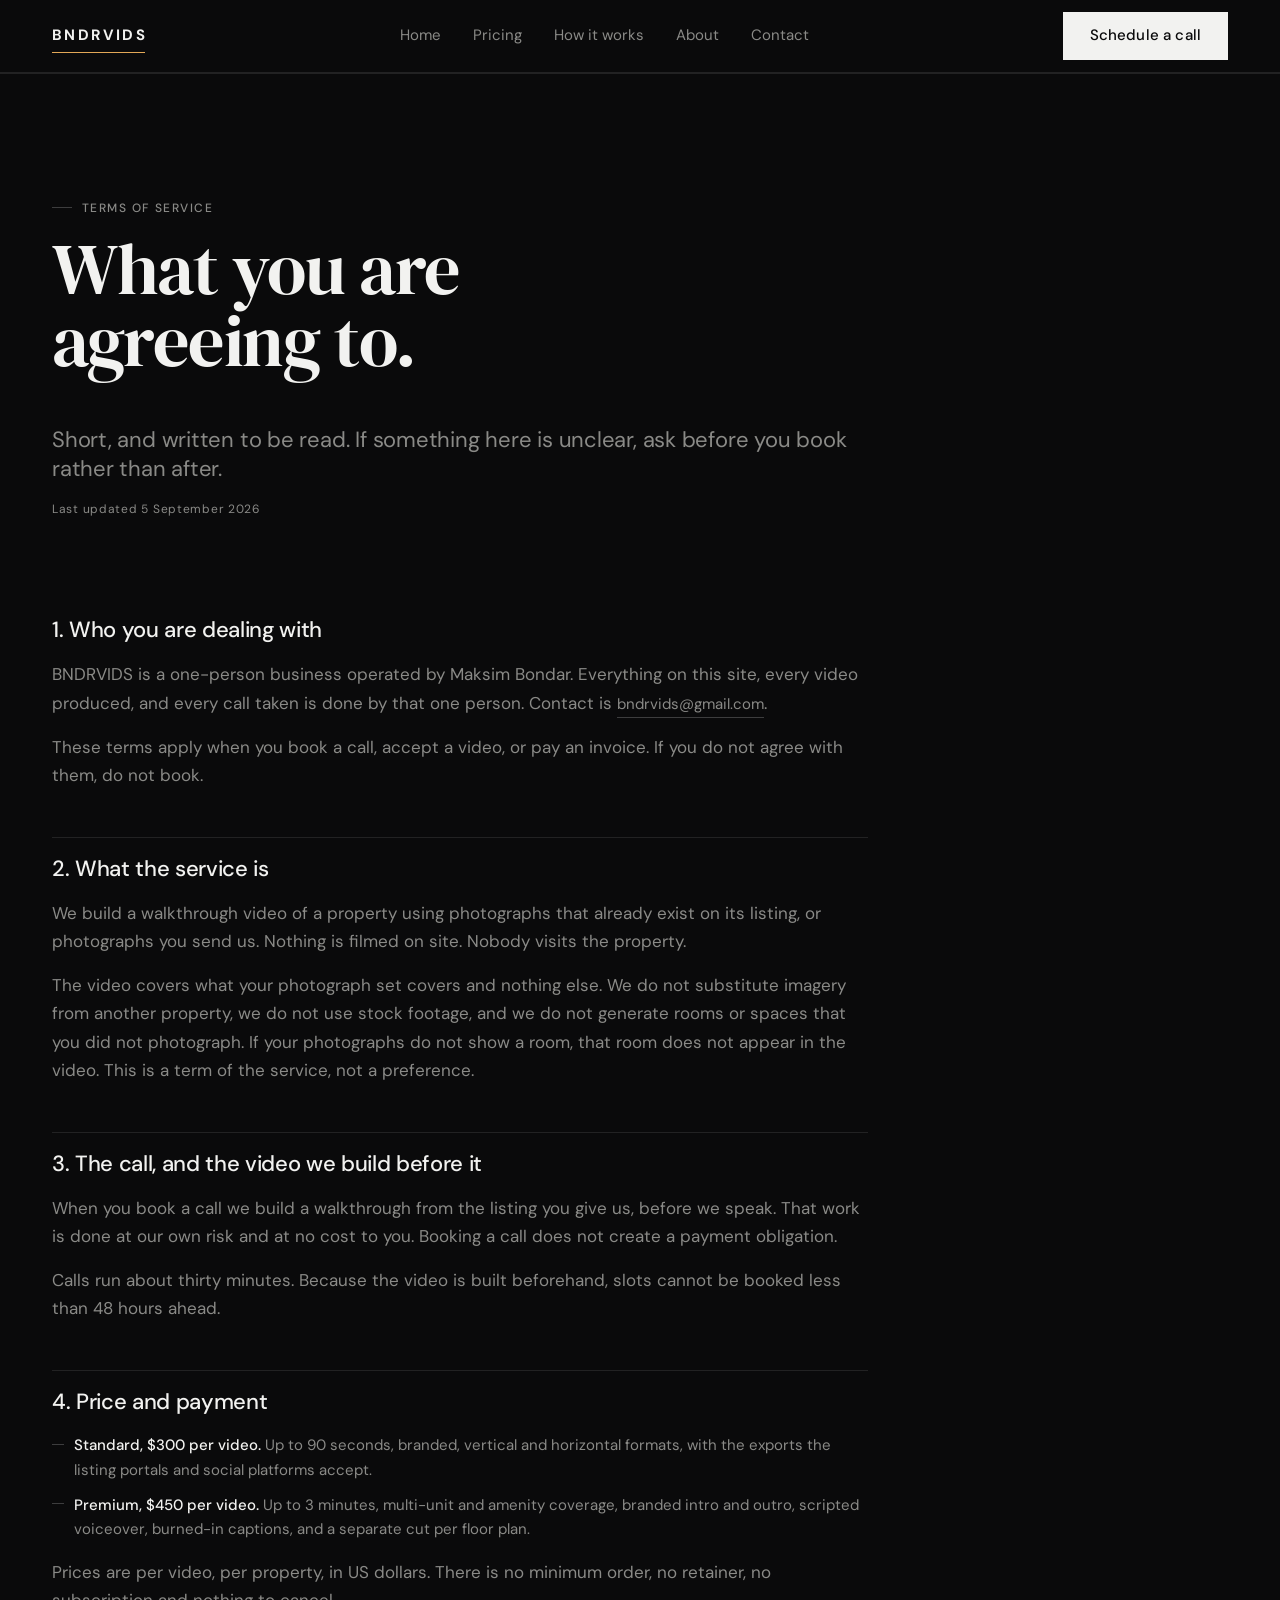
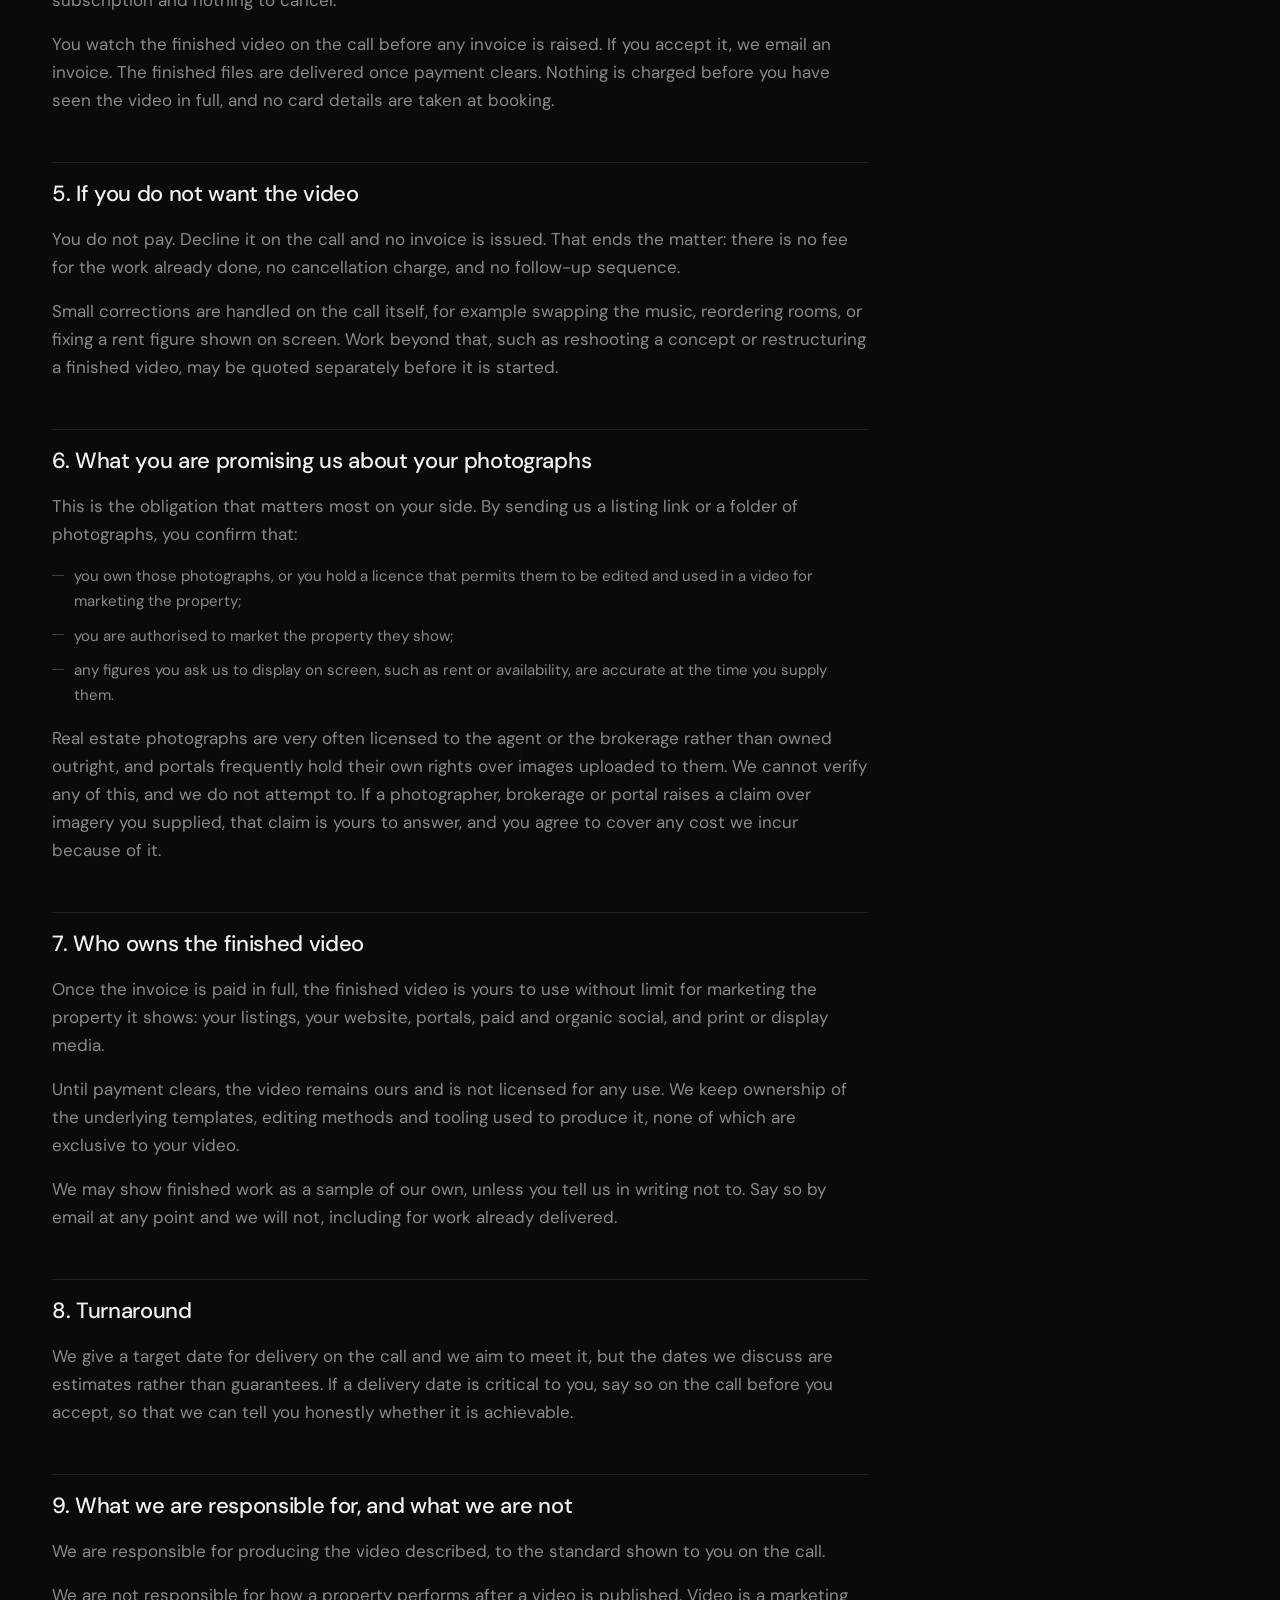
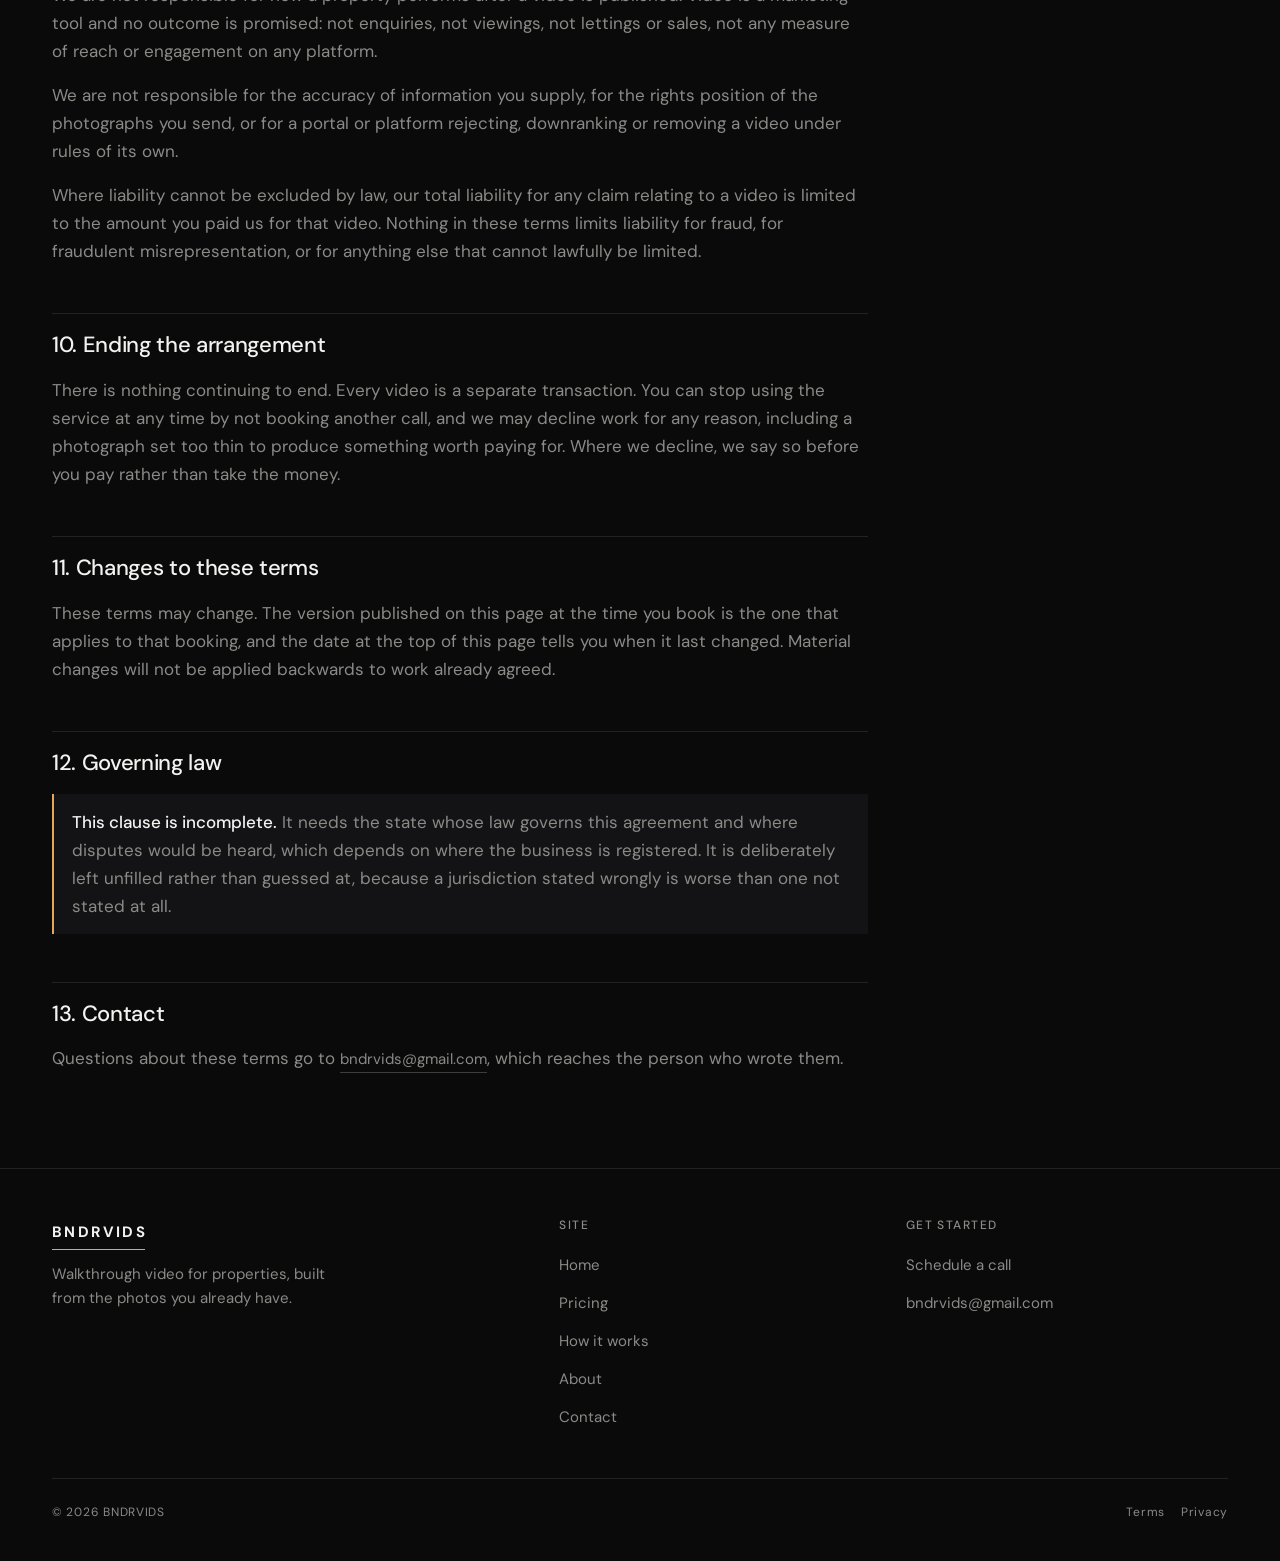
<file: terms.html>
<!DOCTYPE html>
<html lang="en">
<head>
<meta charset="utf-8">
<meta name="viewport" content="width=device-width, initial-scale=1">
<script>document.documentElement.classList.add('js')</script>
<title>Terms — BNDRVIDS</title>
<meta name="description" content="The terms that apply when you book a call, accept a video, or pay an invoice for a BNDRVIDS walkthrough.">
<meta name="theme-color" content="#0A0A0B">
<link rel="preload" href="assets/fonts/DMSans.woff2" as="font" type="font/woff2" crossorigin>
<link rel="preload" href="assets/fonts/DMSerifDisplay-latin.woff2" as="font" type="font/woff2" crossorigin>
<link rel="icon" href="assets/img/favicon.svg" type="image/svg+xml">
<link rel="apple-touch-icon" href="assets/img/apple-touch-icon.png">
<meta property="og:title" content="Terms — BNDRVIDS">
<meta property="og:description" content="The terms that apply when you book a call, accept a video, or pay an invoice for a BNDRVIDS walkthrough.">
<meta property="og:type" content="website">
<meta property="og:image" content="https://bndrvids.com/assets/img/og-image.jpg">
<meta property="og:image:width" content="1200">
<meta property="og:image:height" content="630">
<meta property="og:image:alt" content="BNDRVIDS — walkthrough video for properties, built from listing photos.">
<meta property="og:url" content="https://bndrvids.com/terms">
<meta property="og:site_name" content="BNDRVIDS">
<meta name="twitter:card" content="summary_large_image">
<link rel="canonical" href="https://bndrvids.com/terms">
<link rel="stylesheet" href="assets/css/site.css">
</head>
<body>
<a class="skip" href="#main">Skip to content</a>

<header class="nav">
  <div class="container nav__inner">
    <a class="nav__logo" href="/">BNDRVIDS</a>
    <nav class="nav__links" id="nav-menu" aria-label="Primary">
      <a href="/">Home</a>
      <a href="/pricing">Pricing</a>
      <a href="/how-it-works">How it works</a>
      <a href="/about">About</a>
      <a href="/contact">Contact</a>
      <a class="btn btn--solid nav__cta" href="/start">Schedule a call</a>
    </nav>
    <div class="nav__right">
      <button class="nav__toggle" type="button" aria-expanded="false" aria-controls="nav-menu">Menu</button>
      <a class="btn btn--solid" href="/start">Schedule a call</a>
    </div>
  </div>
</header>

<!-- How far into the page you are. A position readout, not decoration:
     it moves only in response to a scroll the reader performed, and it
     hides itself on pages too short to scroll. -->
<div class="progress" data-progress aria-hidden="true"><div class="progress__bar"></div></div>

<main id="main">

  <section class="container pagehead">
    <span class="eyebrow">Terms of service</span>
    <h1>What you are agreeing to.</h1>
    <p class="lede">Short, and written to be read. If something here is unclear, ask before you book rather than after.</p>
    <p class="micro legal__stamp">Last updated 5 September 2026</p>
  </section>

  <section class="section" style="padding-top:0">
    <div class="container">
      <div class="legal">
      <h2>1. Who you are dealing with</h2>
      <p>
        BNDRVIDS is a one-person business operated by Maksim Bondar. Everything on
        this site, every video produced, and every call taken is done by that one
        person. Contact is <a class="textlink" href="mailto:bndrvids@gmail.com">bndrvids@gmail.com</a>.
      </p>
      <p>
        These terms apply when you book a call, accept a video, or pay an invoice.
        If you do not agree with them, do not book.
      </p>

      <h2>2. What the service is</h2>
      <p>
        We build a walkthrough video of a property using photographs that already
        exist on its listing, or photographs you send us. Nothing is filmed on
        site. Nobody visits the property.
      </p>
      <p>
        The video covers what your photograph set covers and nothing else. We do
        not substitute imagery from another property, we do not use stock footage,
        and we do not generate rooms or spaces that you did not photograph. If your
        photographs do not show a room, that room does not appear in the video.
        This is a term of the service, not a preference.
      </p>

      <h2>3. The call, and the video we build before it</h2>
      <p>
        When you book a call we build a walkthrough from the listing you give us,
        before we speak. That work is done at our own risk and at no cost to you.
        Booking a call does not create a payment obligation.
      </p>
      <p>
        Calls run about thirty minutes. Because the video is built beforehand,
        slots cannot be booked less than 48 hours ahead.
      </p>

      <h2>4. Price and payment</h2>
      <ul>
        <li><strong>Standard, $300 per video.</strong> Up to 90 seconds, branded, vertical and horizontal formats, with the exports the listing portals and social platforms accept.</li>
        <li><strong>Premium, $450 per video.</strong> Up to 3 minutes, multi-unit and amenity coverage, branded intro and outro, scripted voiceover, burned-in captions, and a separate cut per floor plan.</li>
      </ul>
      <p>
        Prices are per video, per property, in US dollars. There is no minimum
        order, no retainer, no subscription and nothing to cancel.
      </p>
      <p>
        You watch the finished video on the call before any invoice is raised. If
        you accept it, we email an invoice. The finished files are delivered once
        payment clears. Nothing is charged before you have seen the video in full,
        and no card details are taken at booking.
      </p>

      <h2>5. If you do not want the video</h2>
      <p>
        You do not pay. Decline it on the call and no invoice is issued. That ends
        the matter: there is no fee for the work already done, no cancellation
        charge, and no follow-up sequence.
      </p>
      <p>
        Small corrections are handled on the call itself, for example swapping the
        music, reordering rooms, or fixing a rent figure shown on screen. Work
        beyond that, such as reshooting a concept or restructuring a finished
        video, may be quoted separately before it is started.
      </p>

      <h2>6. What you are promising us about your photographs</h2>
      <p>
        This is the obligation that matters most on your side. By sending us a
        listing link or a folder of photographs, you confirm that:
      </p>
      <ul>
        <li>you own those photographs, or you hold a licence that permits them to be edited and used in a video for marketing the property;</li>
        <li>you are authorised to market the property they show;</li>
        <li>any figures you ask us to display on screen, such as rent or availability, are accurate at the time you supply them.</li>
      </ul>
      <p>
        Real estate photographs are very often licensed to the agent or the
        brokerage rather than owned outright, and portals frequently hold their own
        rights over images uploaded to them. We cannot verify any of this, and we
        do not attempt to. If a photographer, brokerage or portal raises a claim
        over imagery you supplied, that claim is yours to answer, and you agree to
        cover any cost we incur because of it.
      </p>

      <h2>7. Who owns the finished video</h2>
      <p>
        Once the invoice is paid in full, the finished video is yours to use
        without limit for marketing the property it shows: your listings, your
        website, portals, paid and organic social, and print or display media.
      </p>
      <p>
        Until payment clears, the video remains ours and is not licensed for any
        use. We keep ownership of the underlying templates, editing methods and
        tooling used to produce it, none of which are exclusive to your video.
      </p>
      <p>
        We may show finished work as a sample of our own, unless you tell us in
        writing not to. Say so by email at any point and we will not, including
        for work already delivered.
      </p>

      <h2>8. Turnaround</h2>
      <p>
        We give a target date for delivery on the call and we aim to meet it, but
        the dates we discuss are estimates rather than guarantees. If a delivery
        date is critical to you, say so on the call before you accept, so that we
        can tell you honestly whether it is achievable.
      </p>

      <h2>9. What we are responsible for, and what we are not</h2>
      <p>
        We are responsible for producing the video described, to the standard shown
        to you on the call.
      </p>
      <p>
        We are not responsible for how a property performs after a video is
        published. Video is a marketing tool and no outcome is promised: not
        enquiries, not viewings, not lettings or sales, not any measure of reach or
        engagement on any platform.
      </p>
      <p>
        We are not responsible for the accuracy of information you supply, for the
        rights position of the photographs you send, or for a portal or platform
        rejecting, downranking or removing a video under rules of its own.
      </p>
      <p>
        Where liability cannot be excluded by law, our total liability for any
        claim relating to a video is limited to the amount you paid us for that
        video. Nothing in these terms limits liability for fraud, for fraudulent
        misrepresentation, or for anything else that cannot lawfully be limited.
      </p>

      <h2>10. Ending the arrangement</h2>
      <p>
        There is nothing continuing to end. Every video is a separate transaction.
        You can stop using the service at any time by not booking another call, and
        we may decline work for any reason, including a photograph set too thin to
        produce something worth paying for. Where we decline, we say so before you
        pay rather than take the money.
      </p>

      <h2>11. Changes to these terms</h2>
      <p>
        These terms may change. The version published on this page at the time you
        book is the one that applies to that booking, and the date at the top of
        this page tells you when it last changed. Material changes will not be
        applied backwards to work already agreed.
      </p>

      <h2>12. Governing law</h2>
      <p class="legal__todo">
        <strong>This clause is incomplete.</strong> It needs the state whose law
        governs this agreement and where disputes would be heard, which depends on
        where the business is registered. It is deliberately left unfilled rather
        than guessed at, because a jurisdiction stated wrongly is worse than one
        not stated at all.
      </p>

      <h2>13. Contact</h2>
      <p>
        Questions about these terms go to
        <a class="textlink" href="mailto:bndrvids@gmail.com">bndrvids@gmail.com</a>,
        which reaches the person who wrote them.
      </p>
      </div>
    </div>
  </section>

</main>

<footer class="footer">
  <div class="container">
    <div class="footer__grid">
      <div class="footer__brand-col">
        <div class="footer__brand">BNDRVIDS</div>
        <p>Walkthrough video for properties, built from the photos you already have.</p>
      </div>
      <div>
        <h3 class="footer__h">Site</h3>
        <ul>
          <li><a href="/">Home</a></li>
          <li><a href="/pricing">Pricing</a></li>
          <li><a href="/how-it-works">How it works</a></li>
          <li><a href="/about">About</a></li>
          <li><a href="/contact">Contact</a></li>
        </ul>
      </div>
      <div>
        <h3 class="footer__h">Get started</h3>
        <ul>
          <li><a href="/start">Schedule a call</a></li>
          <li><a href="mailto:bndrvids@gmail.com">bndrvids@gmail.com</a></li>
        </ul>
      </div>
    </div>
    <div class="footer__base">
      <span class="micro">© <span data-year>2026</span> BNDRVIDS</span>
      <span class="micro footer__legal"><a href="/terms">Terms</a> <a href="/privacy">Privacy</a></span>
    </div>
  </div>
</footer>

<script src="assets/js/site.js"></script>
</body>
</html>
</file>
<file: assets/css/site.css>
/* ============================================================================
   BNDRVIDS — Design System
   ----------------------------------------------------------------------------
   Rules this file does not break:
     · Four colors + ONE accent. The accent belongs to the logo rule (nav and
       footer), plus at most 3 uses in page content. Nowhere else.
     · Two families: DM Serif Display for display only, DM Sans for all else.
     · One ladder: 12 / 15 / 17 / 22 / 28–36 / 44–72. No off-ladder values.
     · Line height and tracking are functions of size, not global constants.
     · Three spacing gaps: 96 section / 48 block / 16 element. No exceptions.
     · Zero border-radius, everywhere.
     · Two buttons: solid, ghost. Same height, same padding.
     · One ambient motion gesture: fade + 12px rise, 500ms. Everything else
       that moves is a response to something — a scroll position, a pointer, a
       value someone set. Nothing else plays on its own.
     · Interactive controls answer immediately and in place. A control that
       makes you scroll to find out what it did is not interactive.
   ========================================================================== */

/* --- Fonts -----------------------------------------------------------------
   Both families are self-hosted. DM Serif Display used to come from Google
   Fonts, which cost every page two extra DNS+TLS handshakes and a
   render-blocking third-party stylesheet that had to resolve before the font
   file it points at could even be discovered — a serial round-trip chain in
   front of the one thing on the page that is 72px tall. Serving the same two
   subsets ourselves collapses that to a single same-origin request, lets the
   CSP drop both Google hosts, and stops the site handing a visitor's IP to a
   third party just to draw a headline.

   DM Sans is the variable font: one file covering every weight from Thin to
   Black plus an optical-size axis, instead of a request per weight. WOFF2
   first (88KB), the original TTF (239KB) behind it as the fallback for the
   ~2% of browsers that predate WOFF2 — the browser takes the first format it
   understands, so modern ones never touch the TTF.
  ------------------------------------------------------------------------- */
@font-face {
  font-family: 'DM Sans';
  src: url('../fonts/DMSans.woff2') format('woff2'),
       url('../fonts/DMSans.ttf') format('truetype');
  font-weight: 100 1000;                 /* the whole variable range */
  font-style: normal;
  font-display: swap;
}

/* The same latin / latin-ext split Google serves, kept rather than merged: a
   US visitor never downloads the 10KB of accented glyphs they will not see,
   and someone typing an accented name into the request form still gets them. */
@font-face {
  font-family: 'DM Serif Display';
  src: url('../fonts/DMSerifDisplay-latin.woff2') format('woff2');
  font-weight: 400;
  font-style: normal;
  font-display: swap;
  unicode-range: U+0000-00FF, U+0131, U+0152-0153, U+02BB-02BC, U+02C6, U+02DA,
                 U+02DC, U+0304, U+0308, U+0329, U+2000-206F, U+20AC, U+2122,
                 U+2191, U+2193, U+2212, U+2215, U+FEFF, U+FFFD;
}
@font-face {
  font-family: 'DM Serif Display';
  src: url('../fonts/DMSerifDisplay-latin-ext.woff2') format('woff2');
  font-weight: 400;
  font-style: normal;
  font-display: swap;
  unicode-range: U+0100-02BA, U+02BD-02C5, U+02C7-02CC, U+02CE-02D7,
                 U+02DD-02FF, U+0304, U+0308, U+0329, U+1D00-1DBF, U+1E00-1E9F,
                 U+1EF2-1EFF, U+2020, U+20A0-20AB, U+20AD-20C0, U+2113,
                 U+2C60-2C7F, U+A720-A7FF;
}

/* --- Reset ---------------------------------------------------------------- */
*, *::before, *::after { box-sizing: border-box; }
* { margin: 0; padding: 0; }
html { -webkit-text-size-adjust: 100%; }
img, video, svg { display: block; max-width: 100%; }
button, input, select, textarea { font: inherit; color: inherit; background: none; border: none; }
/* fieldset ships with a border and a min-width that ignores flex/grid parents. */
fieldset { border: 0; min-width: 0; }
legend { padding: 0; }
button { cursor: pointer; }
a { color: inherit; text-decoration: none; }
ul, ol { list-style: none; }

/* --- Tokens --------------------------------------------------------------- */
:root {
  /* Color: base, surface, text, muted + one accent. That is the whole palette. */
  --base:        #0A0A0B;   /* not #000 — pure black flattens video */
  --surface:     #131315;
  --text:        #F2F2F0;   /* not #FFF — kills halation on dark */
  --muted:       #8A8A87;
  --accent:      #E3A857;
  --line:        rgba(242, 242, 240, 0.10);
  --line-strong: rgba(242, 242, 240, 0.22);
  --wash:        rgba(242, 242, 240, 0.04);

  /* Type — two families, zero overlap in role. The serif never sets a label,
     the sans never sets a display line. */
  --font-display: 'DM Serif Display', 'Iowan Old Style', Georgia, serif;
  --font-sans: 'DM Sans', -apple-system, BlinkMacSystemFont, 'Segoe UI', system-ui, sans-serif;

  /* Ladder. Line height and tracking are functions of size, never constants —
     see the paired --lh-* / --ls-* values below. */
  --t-micro: 0.75rem;                            /* 12 — eyebrows, labels */
  --t-sm:    0.9375rem;                          /* 15 — small, buttons */
  --t-body:  1.0625rem;                          /* 17 — body */
  --t-md:    1.375rem;                           /* 22 — h3, lede */
  --t-lg:    clamp(1.75rem, 3vw, 2.25rem);       /* 28–36 — section headlines */
  --t-xl:    clamp(2.75rem, 6.5vw, 4.5rem);      /* 44–72 — display, serif */

  /* Tight at the top, loose in the middle. Nothing shares a value with a step
     two rungs away. */
  --lh-display: 1.0;
  --lh-h2:      1.12;
  --lh-h3:      1.35;
  --lh-body:    1.65;
  --lh-small:   1.55;

  /* Negative for large, zero for body, positive for small caps. */
  --ls-display: -0.02em;
  --ls-h2:      -0.025em;
  --ls-h3:      -0.015em;
  --ls-lede:    -0.01em;
  --ls-micro:    0.12em;

  /* Space: the between-sections gap must dwarf every gap inside a section.
     96, down from 120. Padding applies top AND bottom, so 120 put 240px of
     nothing between one section's last line and the next section's first —
     read back as a customer, the page kept losing its train of thought. 96
     still doubles the 48 block gap, so the hierarchy the rule protects is
     intact; the page is just no longer mostly air. */
  --nav-h: 72px;
  --gap-section: 96px;
  --gap-block:    48px;
  --gap-element:  16px;

  /* Grid */
  --container: 1240px;
  --gutter: 24px;
  --margin: 32px;

  /* Motion */
  --ease: cubic-bezier(0.16, 1, 0.3, 1);
  --dur: 500ms;
}

@media (max-width: 900px) {
  :root { --gap-section: 64px; --gap-block: 36px; --margin: 20px; }
}

/* --- Base ----------------------------------------------------------------- */
body {
  background: var(--base);
  color: var(--text);
  font-family: var(--font-sans);
  font-size: var(--t-body);
  line-height: var(--lh-body);
  font-optical-sizing: auto;
  -webkit-font-smoothing: antialiased;
  -moz-osx-font-smoothing: grayscale;
  overflow-x: hidden;
}

h1, h2, h3, h4 { text-wrap: balance; }

/* Display — DM Serif Display, and ONLY here. Never below 44px, never body.
   It has a single weight (400) by design; asking for 500+ would synthesise a
   fake bold, which is the fastest way to make a serif look counterfeit. */
h1, .display {
  font-family: var(--font-display);
  font-weight: 400;
  font-size: var(--t-xl);
  line-height: var(--lh-display);
  letter-spacing: var(--ls-display);
}

h2 { font-weight: 500; font-size: var(--t-lg); line-height: var(--lh-h2); letter-spacing: var(--ls-h2); }
h3 { font-weight: 500; font-size: var(--t-md); line-height: var(--lh-h3); letter-spacing: var(--ls-h3); }
h4 { font-weight: 500; font-size: var(--t-body); line-height: 1.4; letter-spacing: -0.01em; }
/* Promoted from <h4> so the document outline has no skipped level; the type
   is the h4 rung of the ladder either way. */
.proof__h, .startaside__h { font-weight: 500; font-size: var(--t-body); line-height: 1.4; letter-spacing: -0.01em; }

p { max-width: 68ch; }                        /* never let body run the full viewport */
strong { font-weight: 500; color: var(--text); }

::selection { background: var(--text); color: var(--base); }

/* A default light scrollbar down the edge of a near-black page is a bright
   strip on every screen — small, but visible 100% of the time. */
html { color-scheme: dark; scrollbar-color: #2A2A2E var(--base); }
::-webkit-scrollbar { width: 12px; height: 12px; }
::-webkit-scrollbar-track { background: var(--base); }
::-webkit-scrollbar-thumb { background: #2A2A2E; border: 3px solid var(--base); }
::-webkit-scrollbar-thumb:hover { background: #3A3A40; }

/* Skip link — off-screen until focused, then a real, styled control. */
.skip {
  position: fixed;
  top: 12px; left: 12px;
  z-index: 200;
  padding: 12px 20px;
  background: var(--text);
  color: var(--base);
  font-size: var(--t-sm);
  font-weight: 500;
  transform: translateY(-200%);
  transition: transform 240ms var(--ease);
}
.skip:focus-visible { transform: none; outline-offset: 2px; }

:focus-visible {
  outline: 2px solid var(--accent);
  outline-offset: 3px;
}

@media (prefers-reduced-motion: no-preference) {
  html { scroll-behavior: smooth; }
}

/* --- Layout --------------------------------------------------------------- */
.container {
  width: 100%;
  max-width: var(--container);
  margin-inline: auto;
  padding-inline: var(--margin);
}

.section { padding-block: var(--gap-section); }
/* Every section padded 96 top AND bottom, so each boundary was 192px of empty
   — a fifth of the viewport, three times over on the homepage, which reads as
   the page losing its thread rather than as breathing room. Adjacent sections
   now share one gap instead of stacking two.

   Sections that paint a background are the exception: their padding sits
   inside the colour, so it has to stay, and whatever follows one needs its own
   top padding to clear the band. Same specificity as the rule above, declared
   after, so these win. */
.section + .section { padding-top: 0; }
.section.section--surface,
.section.band,
.section--surface + .section,
.band + .section { padding-top: var(--gap-section); }
.section--tight { padding-block: calc(var(--gap-section) * 0.55); }
.section--surface { background: var(--surface); }
.section--hairline { border-top: 1px solid var(--line); }

.grid {
  display: grid;
  grid-template-columns: repeat(12, 1fr);
  gap: var(--gutter);
}

/* Editorial masthead: headline left, supporting line bottom-right. A single
   660px column left the right 45% of every section dead, which is most of why
   the page read as a stack of stranded blocks rather than a composition. */
.section__head {
  display: grid;
  grid-template-columns: 7fr 5fr;
  gap: var(--gap-element) var(--gap-block);
  align-items: end;
  /* One block gap. The 1.5x version put 72px between a two-line headline and
     the content it introduces, which on the text-only sections left the
     headline floating unattached to anything. */
  margin-bottom: var(--gap-block);
}
.section__head .eyebrow { grid-column: 1 / -1; margin-bottom: 0; }
.section__head h2 { max-width: 22ch; }
.section__head p { color: var(--muted); margin-top: 0; padding-bottom: 4px; }
/* A head with no supporting paragraph would otherwise sit in the 7fr column
   with a dead 5fr column beside it — a headline pinned left of a hole. When
   the h2 is the last child there is nothing to sit alongside, so it takes the
   full width and its own max-width does the measuring. */
.section__head > h2:last-child { grid-column: 1 / -1; }
@media (max-width: 860px) {
  .section__head { grid-template-columns: 1fr; }
  .section__head h2 { max-width: none; }
}

.eyebrow {
  display: block;
  font-size: var(--t-micro);
  text-transform: uppercase;
  letter-spacing: var(--ls-micro);
  line-height: 1.4;
  font-weight: 500;
  color: var(--muted);
  margin-bottom: var(--gap-element);
}
.eyebrow::before {
  content: '';
  display: inline-block;
  width: 20px;
  height: 1px;
  background: var(--line-strong);
  vertical-align: middle;
  margin-right: 10px;
  transform: translateY(-1px);
}

.lede { font-size: var(--t-md); line-height: var(--lh-h3); letter-spacing: var(--ls-lede); color: var(--muted); }
.muted { color: var(--muted); }
.micro { font-size: var(--t-micro); line-height: var(--lh-small); letter-spacing: 0.06em; color: var(--muted); }
.accent { color: var(--accent); }
.stack > * + * { margin-top: var(--gap-element); }
.stack-block > * + * { margin-top: var(--gap-block); }

/* --- Buttons: exactly two ------------------------------------------------- */
.btn {
  display: inline-flex;
  align-items: center;
  justify-content: center;
  height: 48px;
  padding-inline: 26px;
  font-size: var(--t-sm);
  font-weight: 500;
  letter-spacing: 0.01em;
  line-height: 1;
  border: 1px solid transparent;
  white-space: nowrap;
  transition: background 300ms var(--ease), border-color 300ms var(--ease), color 300ms var(--ease);
}
.btn--solid { background: var(--text); color: var(--base); }
.btn--solid:hover { background: #FFFFFF; }
.btn--ghost { border-color: var(--line-strong); color: var(--text); }
.btn--ghost:hover { border-color: var(--text); }
.btn--lg { height: 56px; padding-inline: 32px; }

.textlink {
  font-size: var(--t-sm);
  color: var(--muted);
  border-bottom: 1px solid var(--line-strong);
  padding-bottom: 3px;
  transition: color 300ms var(--ease), border-color 300ms var(--ease);
}
.textlink:hover { color: var(--text); border-color: var(--text); }

/* --- The CTA row ----------------------------------------------------------
   Was a listing-link field plus a submit button, on the theory that pasting a
   URL was a lower-committing first move than clicking through. It was not: the
   field collected a link only to hand it to cal.com, which now asks for it as
   a required question on the booking form itself. Two buttons say what happens
   next without pretending to be a step.
  ------------------------------------------------------------------------- */
.ctarow { display: flex; flex-wrap: wrap; gap: 12px; }
@media (max-width: 480px) {
  .ctarow { flex-direction: column; align-items: stretch; }
  .ctarow .btn { width: 100%; }
}

/* --- Scroll progress ------------------------------------------------------
   One 2px line sitting on the header's bottom edge, filling as the page moves
   under you. It is a position readout rather than an effect: nothing about it
   animates on its own, it only ever reports a scroll the reader performed.

   Its track is var(--line), which is the same colour .nav.is-scrolled gives
   its bottom border — so the header's rule and the empty part of the track
   read as one continuous line, and the amber fills along it.

   scaleX, not width, so tracking the scroll costs a composite rather than a
   layout on every frame. No transition on the bar itself either: a transition
   would make it lag the scroll it is supposed to be reporting.
  ------------------------------------------------------------------------- */
.progress {
  position: fixed;
  top: var(--nav-h);
  left: 0; right: 0;
  height: 2px;
  z-index: 150;
  background: var(--line);
  pointer-events: none;
  opacity: 0;
  transition: opacity 300ms var(--ease);
}
/* Only shown once there is something to report. A bar sitting permanently
   full on a short page is noise pretending to be information. */
.progress.is-live { opacity: 1; }
/* The mobile menu panel opens at exactly this offset and locks body scroll
   while it is up, so the line would sit frozen across the top of the menu,
   reporting a scroll nobody can perform. Requires .progress to follow .nav in
   source order, which is why the markup sits below </header>. */
.nav.is-open ~ .progress { opacity: 0; }
.progress__bar {
  height: 100%;
  background: var(--accent);
  transform: scaleX(var(--p, 0));
  transform-origin: 0 50%;
}
@media (prefers-reduced-motion: reduce) {
  .progress { transition: none; }
}

/* --- Nav ------------------------------------------------------------------ */
.nav {
  position: fixed;
  inset: 0 0 auto 0;
  height: var(--nav-h);
  z-index: 100;
  display: flex;
  align-items: center;
  border-bottom: 1px solid transparent;
  transition: background 400ms var(--ease), border-color 400ms var(--ease);
}
.nav.is-scrolled {
  background: rgba(10, 10, 11, 0.86);
  -webkit-backdrop-filter: blur(10px);
  backdrop-filter: blur(10px);
  border-bottom-color: var(--line);
}
/* Promote the fixed header to its own compositing layer. A backdrop-filter on
   a fixed element forces the browser to re-blur the page behind it every frame
   of every scroll — the single most common cause of a site that scrolls like
   it's stuttering. Higher opacity + smaller radius costs far less per frame. */
.nav { will-change: background-color; transform: translateZ(0); }
.nav__inner { display: flex; align-items: center; justify-content: space-between; gap: var(--gap-block); width: 100%; }
/* The wordmark, reproduced natively rather than as an image: it stays crisp at
   any DPI, costs no request, and inherits colour. The Canva PNG is the
   canonical artwork for off-site use — invoices, email, social. Same letter-
   spacing (0.16em) and the same single amber rule, so they are one mark. */
.nav__logo {
  position: relative;
  font-size: var(--t-sm);
  font-weight: 700;
  letter-spacing: 0.16em;
}
.nav__logo::after,
.footer__brand::after {
  content: '';
  position: absolute;
  left: 0; right: 0.16em;          /* discount the trailing letter-space */
  bottom: -5px;
  height: 1px;
  background: var(--accent);
}
.nav__links { display: flex; align-items: center; gap: 32px; }
.nav__links a {
  font-size: var(--t-sm);
  color: var(--muted);
  transition: color 300ms var(--ease);
}
.nav__links a:hover, .nav__links a[aria-current="page"] { color: var(--text); }
.nav__right { display: flex; align-items: center; gap: 32px; }
.nav__toggle { display: none; font-size: var(--t-sm); color: var(--muted); }
/* The mobile menu's copy of the primary action. Hidden until there is a menu
   to put it in — see the note in the breakpoint below. */
.nav__cta { display: none; }

@media (max-width: 860px) {
  /* Full height, not a drop-down flap. Anchored `auto` at the bottom, the panel
     ended wherever the links ended: page content sat visibly beneath it on the
     same background, and because the panel is fixed, scrolling slid that content
     around underneath a menu that stayed put. Covering the viewport removes both
     problems and leaves nothing behind the menu to mis-tap. */
  .nav__links {
    position: fixed;
    /* Height, not `bottom: 0`. `.nav` carries transform: translateZ(0) for
       compositing, and a transformed ancestor becomes the containing block for
       its position:fixed descendants — so `bottom: 0` resolved against the 72px
       header and collapsed this panel to 53px. Sizing it in viewport units
       keeps it independent of that. */
    top: var(--nav-h); left: 0; right: 0;
    height: calc(100vh - var(--nav-h));
    height: calc(100svh - var(--nav-h));
    flex-direction: column;
    align-items: stretch;
    gap: 0;
    background: var(--base);
    border-top: 1px solid var(--line);
    padding: 8px var(--margin) calc(var(--margin) + 24px);
    display: none;
    overflow-y: auto;
    overscroll-behavior: contain;
  }
  .nav.is-open .nav__links { display: flex; }
  .nav__links a { padding-block: 16px; font-size: var(--t-body); }
  /* 39x25 was the primary navigation control on every phone. */
  .nav__toggle { display: inline-flex; align-items: center; min-height: 44px; padding-inline: 4px; }
  .nav__right .btn { display: none; }

  /* "Schedule a call" is the whole point of the site, and the breakpoint above
     hides the header button. Without this it was absent from mobile entirely —
     no path to the booking form from the menu at all. Pinned to the bottom of
     the panel so it reads as the action, not the sixth nav item. */
  .nav__links .nav__cta {
    display: inline-flex;
    align-self: flex-start;
    margin-top: auto;
    padding-block: 0;
    padding-inline: 26px;
    font-size: var(--t-sm);
    color: var(--base);
  }
  .nav__links .nav__cta::after { display: none; }   /* buttons don't draw the link rule */
}

/* --- Hero ----------------------------------------------------------------- */
/* Centred, not bottom-anchored, and short of a full viewport. Bottom-anchoring
   over full-bleed video is the premium pattern, but it only works when there IS
   video — otherwise the top two-thirds is a hole with text fallen to the floor.
   Centred reads as deliberate breathing room either way. */
.hero {
  position: relative;
  min-height: 86svh;
  display: flex;
  align-items: center;
  padding-block: 140px 120px;
  overflow: hidden;
}
/* On a phone, 86svh of centred content left roughly 570px of empty above and
   below three short lines — the first screen was mostly nothing, and the proof
   bar sat well past the fold. Let the content set the height instead. */
@media (max-width: 620px) {
  .hero { min-height: 0; padding-block: 128px 88px; }
}
/* Specificity matters here: .hero__bg also carries .media, and `.media
   { position: relative }` is declared later in this file. At equal specificity
   the later rule wins, which turned this into a relatively-positioned box with
   no height — collapsing the hero video to 0x0 so neither the poster nor the
   loop could ever paint. Two classes beats one; don't reduce it back. */
.hero .hero__bg { position: absolute; inset: 0; z-index: 0; }
.hero__bg video { width: 100%; height: 100%; object-fit: cover; }
/* Lighter than it was. The old scrim crushed the upper two-thirds of the hero
   to solid black, so with no video loaded the first screen read as a void with
   text stranded at the bottom. This keeps text contrast while letting the frame
   behind it stay visible. */
.hero__scrim {
  position: absolute;
  inset: 0;
  z-index: 1;
  /* Weighted to where the copy actually sits rather than evenly. The previous
     midpoint of 0.45 left the sub-headline — muted grey — competing with the
     brightest streaks in the poster, worst on a phone where the image fills
     more of the frame per line of text. The top stays light so the frame is
     still visible and the hero doesn't read as the void it used to. */
  background: linear-gradient(to top,
    var(--base) 0%,
    rgba(10,10,11,0.92) 26%,
    rgba(10,10,11,0.66) 58%,
    rgba(10,10,11,0.28) 100%);
}
.hero__inner { position: relative; z-index: 2; width: 100%; }
.hero h1 { max-width: 16ch; }
/* Not --muted. That grey is calibrated against flat --base, and this is the
   one block of copy on the site sitting on a photograph. It gets the weight
   the background costs it. */
.hero__sub { margin-top: var(--gap-element); max-width: 46ch; color: rgba(242, 242, 240, 0.80); }
.hero__cta { margin-top: var(--gap-block); }
.hero__micro { margin-top: var(--gap-element); }

/* Page hero for interior pages — no video, same rhythm */
.pagehead { padding-top: 200px; padding-bottom: var(--gap-section); }
.pagehead h1 { max-width: 18ch; }
.pagehead .lede { margin-top: var(--gap-block); max-width: 56ch; }

/* --- Media: graded placeholder that never looks broken -------------------- */
.media {
  position: relative;
  background: linear-gradient(148deg, #1B1B1F 0%, #0F0F11 46%, #191A1D 100%);
  overflow: hidden;
}
.media::before {
  content: '';
  position: absolute;
  inset: 0;
  pointer-events: none;
  z-index: 2;
  background-image: url("data:image/svg+xml,%3Csvg xmlns='http://www.w3.org/2000/svg' width='120' height='120'%3E%3Cfilter id='n'%3E%3CfeTurbulence type='fractalNoise' baseFrequency='0.85' numOctaves='3'/%3E%3C/filter%3E%3Crect width='100%25' height='100%25' filter='url(%23n)' opacity='0.055'/%3E%3C/svg%3E");
}
.media[data-label]::after {
  content: attr(data-label);
  position: absolute;
  left: 16px;
  bottom: 14px;
  z-index: 3;
  font-size: 10px;
  letter-spacing: 0.14em;
  text-transform: uppercase;
  color: rgba(242, 242, 240, 0.30);
  transition: opacity 400ms var(--ease);
}
.media.is-loaded::after { opacity: 0; }
.media video, .media img { position: absolute; inset: 0; width: 100%; height: 100%; object-fit: cover; z-index: 1; }
.media--16x9 { aspect-ratio: 16 / 9; }
.media--9x16 { aspect-ratio: 9 / 16; }
.media--4x3  { aspect-ratio: 4 / 3; }
.media--1x1  { aspect-ratio: 1 / 1; }
/* Portrait. The founder photo is 1320x2049 (~0.64); in the landscape 4:3 frame
   object-fit: cover would have cut off either the top of the head or most of
   the suit. 2:3 crops roughly 3% off the sides and nothing off the top. */
.media--2x3  { aspect-ratio: 2 / 3; }

/* --- Proof bar ------------------------------------------------------------ */
.proof { border-block: 1px solid var(--line); }
.proof__grid { display: grid; grid-template-columns: repeat(3, 1fr); }
.proof__item { padding: 40px 0 40px 32px; border-left: 1px solid var(--line); }
.proof__item:first-child { padding-left: 0; border-left: none; }
.proof__h { margin-bottom: 6px; }
.proof__item p { font-size: var(--t-sm); color: var(--muted); max-width: 34ch; }
@media (max-width: 860px) {
  .proof__grid { grid-template-columns: 1fr; }
  .proof__item { padding: 28px 0; border-left: none; border-top: 1px solid var(--line); }
  .proof__item:first-child { border-top: none; }
}

/* --- Photos in / walkthrough out: the most important block on the site -----
   Was a three-column diagram: photos left, a rule, video right. It explained
   the claim. It is now one frame with both halves stacked and a handle between
   them, so a visitor proves the claim to themselves by dragging. The photo grid
   below is unchanged and still holds the six placeholders.
  ------------------------------------------------------------------------- */
.swap__photos { display: grid; grid-template-columns: repeat(3, 1fr); gap: 6px; }
.swap__photos .media { filter: saturate(0.55) brightness(0.78); }

/* --- The compare slider --------------------------------------------------- */
.compare__frame {
  position: relative;
  aspect-ratio: 16 / 9;
  border: 1px solid var(--line-strong);
  background: var(--base);
  overflow: hidden;
  touch-action: pan-y;              /* vertical scroll still works over it */
}
.compare__layer { position: absolute; inset: 0; }
/* aspect-ratio:auto matters. Inside the frame these fill it exactly; without
   the override .media--16x9 keeps its own ratio and, in the 4:3 frame used
   below 700px, runs wider than the frame and past the viewport edge. The frame
   clips it so nothing scrolls, but a box hanging off-screen is still wrong. */
.compare__layer > .swap__photos,
.compare__layer > .media { position: absolute; inset: 0; height: 100%; aspect-ratio: auto; }
.compare__layer > .swap__photos { grid-template-rows: repeat(2, 1fr); gap: 4px; padding: 4px; }

/* The top layer is clipped to the handle position. clip-path on a composited
   layer, so dragging costs a paint and never a reflow. */
.compare__layer--after {
  clip-path: inset(0 0 0 var(--split, 52%));
  will-change: clip-path;
}

.compare__tag {
  position: absolute;
  bottom: 14px; left: 16px;
  z-index: 3;
  font-size: var(--t-micro);
  letter-spacing: var(--ls-micro);
  text-transform: uppercase;
  color: var(--text);
  background: rgba(10, 10, 11, 0.72);
  padding: 6px 10px;
  pointer-events: none;
}
.compare__tag--right { left: auto; right: 16px; }

/* The input is the control; it is invisible but exactly covers the frame, so
   pointer and keyboard both drive the same value and there is no second
   implementation to keep in sync. */
.compare__range {
  position: absolute;
  inset: 0;
  z-index: 4;
  width: 100%;
  height: 100%;
  margin: 0;
  opacity: 0;
  cursor: ew-resize;
  -webkit-appearance: none;
  appearance: none;
  background: none;
}
.compare__range::-webkit-slider-thumb { -webkit-appearance: none; width: 44px; height: 100%; cursor: ew-resize; }
.compare__range::-moz-range-thumb { width: 44px; height: 100%; border: 0; border-radius: 0; background: transparent; cursor: ew-resize; }
.compare__range:focus-visible + .compare__handle { outline: 2px solid var(--accent); outline-offset: 2px; }

.compare__handle {
  position: absolute;
  top: 0; bottom: 0;
  left: var(--split, 52%);
  z-index: 3;
  width: 2px;
  margin-left: -1px;
  background: var(--text);
  pointer-events: none;
}
/* The grip: a solid square with two dark strokes through it, drawn as
   background layers rather than extra nodes. Square, because nothing on this
   site has a radius, and a round handle would be the one exception. */
.compare__handle::after {
  content: '';
  position: absolute;
  top: 50%; left: 50%;
  width: 36px; height: 36px;
  margin: -18px 0 0 -18px;
  background:
    linear-gradient(var(--base), var(--base)) 14px 12px / 2px 12px no-repeat,
    linear-gradient(var(--base), var(--base)) 20px 12px / 2px 12px no-repeat,
    var(--text);
}

.compare__note {
  display: flex;
  flex-wrap: wrap;
  align-items: center;
  gap: var(--gap-element);
  margin-top: var(--gap-element);
}
.compare__note .swap__replay { margin-top: 0; margin-left: auto; }
@media (max-width: 700px) {
  .compare__frame { aspect-ratio: 4 / 3; }
  .compare__note .swap__replay { margin-left: 0; }
}

/* --- Absence block: the moat, rendered as a section -------------------------
   ONE continuous rule above the row, not one per column. Three short borders
   separated by gutters is the definition of a chopped-up page.
  ------------------------------------------------------------------------- */
.absence {
  display: grid;
  grid-template-columns: repeat(3, 1fr);
  gap: var(--gutter);
  border-top: 1px solid var(--line-strong);
  padding-top: var(--gap-block);
}
/* No strike. A 2px rule through a 32px headline made the three main benefits
   genuinely effortful to read — and the words already begin with "No", so the
   line was saying it a second time at the cost of legibility. */
.absence__item h3 {
  font-size: var(--t-lg);            /* text-only sections need weight */
  line-height: var(--lh-h2);
  letter-spacing: var(--ls-h2);
  margin-bottom: var(--gap-element);
}
.absence__item p { font-size: var(--t-sm); color: var(--muted); }
@media (max-width: 860px) { .absence { grid-template-columns: 1fr; gap: var(--gap-block); } }

/* Four across. At ~276px a column, the 32px heading wraps to three ragged
   lines, so this variant steps the heading down a rung. */
.absence--4 { grid-template-columns: repeat(4, 1fr); }
.absence--4 .absence__item h3 {
  font-size: var(--t-md);
  line-height: var(--lh-h3);
  letter-spacing: var(--ls-h3);
}
@media (max-width: 1000px) and (min-width: 861px) {
  .absence--4 { grid-template-columns: repeat(2, 1fr); row-gap: var(--gap-block); }
}
@media (max-width: 860px) { .absence--4 { grid-template-columns: 1fr; } }

/* --- The math block ------------------------------------------------------- */
.math { display: grid; grid-template-columns: 5fr 7fr; gap: var(--gap-block); align-items: center; }
.math__body { max-width: 40ch; }
.math__body p + p { margin-top: var(--gap-element); }
/* width:100% is load-bearing. margin-left:auto on a grid item cancels
   justify-self:stretch, so the item shrink-to-fits — and an empty aspect-ratio
   box has no intrinsic width, so it collapsed to 0x0 and vanished. */
.math__viz { width: 100%; max-width: 320px; justify-self: end; }
/* Founder block reverses the order — image first, text second — so the photo
   aligns to the container edge instead of being pushed toward the text the way
   a right-hand viz is. Slightly wider too: it's a face, not a clip. */
.math--founder .math__viz { justify-self: start; max-width: 360px; }
@media (max-width: 900px) {
  /* Stacked, a 320px-wide portrait is 480px tall before a word of the bio —
     half a phone screen spent on a headshot. 200 still reads as a person. */
  .math--founder .math__viz { max-width: 200px; }
}
@media (max-width: 900px) {
  .math { grid-template-columns: 1fr; }
  .math__viz { max-width: 240px; justify-self: start; }
}

/* --- Pricing tiers -------------------------------------------------------- */
/* Two tiers, not three — capped so the cards don't stretch to half a 1360px
   container each and stop reading as cards. */
.tiers {
  display: grid;
  grid-template-columns: repeat(2, 1fr);
  gap: var(--gutter);
  align-items: stretch;
  max-width: 900px;
  margin-inline: auto;                   /* centred, not left-anchored */
  /* Room for the "Recommended" label to sit above a card without pushing that
     card down — the two card tops stay level. */
  padding-top: 30px;
}

/* Pricing is the one section that centres. Centred cards under a left-aligned
   masthead reads as a mistake, so the header centres with them. */
.section--centered .section__head {
  grid-template-columns: 1fr;
  justify-items: center;
  text-align: center;
  max-width: 720px;
  margin-inline: auto;
}
.section--centered .section__head h2 { max-width: 24ch; }
.section--centered .section__head p { padding-bottom: 0; }
/* margin-inline as well as text-align, for the same reason as .finale .micro:
   the global `p { max-width: 68ch }` shrinks these below their column, so
   centring the text inside a box that is itself sitting left just moves the
   problem. Any <p> in a centred context needs its box centred too. */
.section--centered .textlink-wrap,
.section--centered .section__head p { text-align: center; margin-inline: auto; }
/* Both tiers carry an identical treatment — same surface, same border, same
   amber rule, same button. There is no "featured" variant: singling one out
   made the pair read as an upsell rather than as a choice between two things.
   The two rules are one component gesture, not two separate accent uses. */
.tier {
  position: relative;
  background: var(--surface);
  border: 1px solid var(--line-strong);
  padding: 40px;
  display: flex;
  flex-direction: column;
}
.tier::before {
  content: '';
  position: absolute;
  inset: -1px -1px auto -1px;
  height: 2px;
  background: var(--accent);
}
/* Sits above the card, outside it — so the recommendation is a note about the
   card rather than a change to it, and both cards keep an identical treatment.
   Real markup, not content: attr(), so screen readers actually announce it. */
.tier__flag {
  position: absolute;
  /* -1px, not 0: absolute offsets resolve against the padding box, so `0`
     sits inside the card's 1px border and misses the amber rule's left end. */
  left: -1px;
  bottom: calc(100% + 12px);
  font-size: var(--t-micro);
  line-height: 1.4;
  text-transform: uppercase;
  letter-spacing: var(--ls-micro);
  font-weight: 500;
  color: var(--accent);
  white-space: nowrap;
}

.tier__name { font-size: var(--t-micro); text-transform: uppercase; letter-spacing: var(--ls-micro); color: var(--muted); }
.tier__price { font-size: var(--t-lg); line-height: var(--lh-h2); letter-spacing: var(--ls-h2); margin-top: 20px; font-variant-numeric: tabular-nums; }
.tier__price span { font-size: var(--t-sm); color: var(--muted); letter-spacing: 0; }
.tier__for { font-size: var(--t-sm); color: var(--muted); margin-top: 12px; padding-bottom: 28px; border-bottom: 1px solid var(--line); }
/* Summary variant (homepage): no bullet list, so the description carries the
   height and the button sits directly under it rather than after a 48px void
   where a list used to be. */
.tiers--summary .tier__for { border-bottom: none; padding-bottom: 0; flex: 1; }
.tiers--summary .tier .btn { margin-top: 28px; }

.tier__list { margin-top: 28px; margin-bottom: var(--gap-block); flex: 1; }
.tier__list li { font-size: var(--t-sm); padding-left: 20px; position: relative; }
.tier__list li + li { margin-top: 12px; }
.tier__list li::before { content: '—'; position: absolute; left: 0; color: var(--muted); }
@media (max-width: 900px) {
  /* Stacked, the label drops into the gap between cards — a 24px gutter isn't
     enough for it to clear the card above. */
  .tiers { grid-template-columns: 1fr; row-gap: var(--gap-block); }
}

/* --- Steps ---------------------------------------------------------------- */
.steps {
  display: grid;
  grid-template-columns: repeat(3, 1fr);
  gap: var(--gutter);
  border-top: 1px solid var(--line-strong);
  padding-top: var(--gap-block);
}
.step__num { font-size: var(--t-micro); letter-spacing: 0.14em; color: var(--muted); font-variant-numeric: tabular-nums; }
.step h3 { margin-top: var(--gap-element); }
.step p { font-size: var(--t-sm); color: var(--muted); margin-top: 12px; }
@media (max-width: 860px) { .steps { grid-template-columns: 1fr; gap: var(--gap-block); } }

/* Four across once the payment step joins the sequence. */
.steps--4 { grid-template-columns: repeat(4, 1fr); }
@media (max-width: 1000px) and (min-width: 861px) {
  .steps--4 { grid-template-columns: repeat(2, 1fr); row-gap: var(--gap-block); }
}
@media (max-width: 860px) { .steps--4 { grid-template-columns: 1fr; } }

/* --- Sample offer band ---------------------------------------------------- */
.band { background: var(--surface); border-block: 1px solid var(--line); }
/* Headline left across both rows, supporting line and CTA stacked right —
   so the open right side is closed by content instead of trailing off. */
.band__inner {
  display: grid;
  grid-template-columns: 6fr 5fr;
  gap: var(--gap-block) calc(var(--gap-block) * 1.5);
  align-items: end;
}
/* max-width in ch, so the cap tracks the font size rather than the viewport.
   Without it a long headline at 72px stacks to seven lines in this column and
   the CTA beside it gets pushed off the screen. */
.band .display { grid-column: 1; grid-row: 1 / span 2; align-self: start; max-width: 14ch; }
.band__sub { grid-column: 2; grid-row: 1; margin-top: 0; color: var(--muted); }
.band__cta { grid-column: 2; grid-row: 2; margin-top: 0; }
@media (max-width: 900px) {
  .band__inner { grid-template-columns: 1fr; }
  .band .display, .band__sub, .band__cta { grid-column: 1; grid-row: auto; }
}

/* --- Split sections: narrow sticky heading, wide content ------------------ */
.section--split > .container {
  display: grid;
  grid-template-columns: 4fr 8fr;
  gap: calc(var(--gap-block) * 1.5);
  align-items: start;
}
.section--split .section__head {
  grid-template-columns: 1fr;
  margin-bottom: 0;
  position: sticky;
  top: 120px;
}
.section--split .section__head h2 { max-width: 14ch; }
/* The sticky heading is two lines tall next to ~900px of questions, so the
   left third was empty for almost the whole scroll. One useful line closes it
   without adding a section. */
.faq__aside {
  margin-top: var(--gap-block);
  font-size: var(--t-sm);
  color: var(--muted);
  max-width: 26ch;
}
.faq__aside a { display: inline-block; margin-top: 10px; }
@media (max-width: 900px) {
  .section--split > .container { grid-template-columns: 1fr; gap: var(--gap-block); }
  .section--split .section__head { position: static; }
  /* Stacked, this would sit between the heading and the questions — exactly
     where it interrupts. It belongs beside them or not at all. */
  .faq__aside { display: none; }
}

/* --- Quote ---------------------------------------------------------------- */
.quote { max-width: 900px; }
.quote blockquote { font-family: var(--font-display); font-weight: 400; font-size: var(--t-xl); line-height: var(--lh-display); letter-spacing: var(--ls-display); text-wrap: balance; }
.quote figcaption { margin-top: var(--gap-block); font-size: var(--t-sm); color: var(--muted); }
.quote figcaption strong { display: block; color: var(--text); font-weight: 500; }

/* --- FAQ ------------------------------------------------------------------ */
.faq { border-top: 1px solid var(--line); }
.faq details { border-bottom: 1px solid var(--line); }
.faq summary {
  list-style: none;
  cursor: pointer;
  padding-block: 32px;
  display: flex;
  align-items: baseline;
  justify-content: space-between;
  gap: var(--gap-block);
  font-size: var(--t-md);
  letter-spacing: var(--ls-h3);
  line-height: var(--lh-h3);
  transition: color 300ms var(--ease);
}
.faq summary::-webkit-details-marker { display: none; }
.faq summary:hover { color: var(--muted); }
.faq summary::after {
  content: '+';
  flex: none;
  font-size: var(--t-md);
  color: var(--muted);
  transition: transform 300ms var(--ease);
}
.faq details[open] summary::after { transform: rotate(45deg); }
.faq__a { padding-bottom: 32px; }
.faq__a p { font-size: var(--t-sm); color: var(--muted); }
.faq__a p + p { margin-top: 12px; }

/* --- Final CTA: the one centered element on the entire site ----------------
   text-align centres text. It does not centre a flex row's children, and it
   does not centre a block that is narrower than its parent — and the global
   `p { max-width: 68ch }` makes this paragraph exactly that: at 12px, 68ch is
   549px inside a 1176px column, so its text was centring within its own box
   and landing 313px left of the headline above it. Both need saying outright.
  ------------------------------------------------------------------------- */
.finale { text-align: center; }
.finale .display { max-width: 18ch; margin-inline: auto; }
.finale .ctarow { justify-content: center; margin-top: var(--gap-block); }
.finale .micro { margin-top: var(--gap-element); margin-inline: auto; }

/* --- Footer --------------------------------------------------------------- */
.footer { border-top: 1px solid var(--line); padding-block: var(--gap-block) 40px; }
/* Three columns, not four. The fourth existed to hold a second copy of the
   Pricing link and a second copy of the Contact link; removing the duplication
   removed the column with it, and the brand line gets the space back. */
.footer__grid { display: grid; grid-template-columns: 1.5fr 1fr 1fr; gap: var(--gutter); padding-bottom: var(--gap-block); }
.footer__brand { position: relative; display: inline-block; font-size: var(--t-sm); font-weight: 700; letter-spacing: 0.16em; }
.footer__brand + p { font-size: var(--t-sm); color: var(--muted); margin-top: var(--gap-element); max-width: 30ch; }
.footer__h { font-size: var(--t-micro); text-transform: uppercase; letter-spacing: var(--ls-micro); color: var(--muted); font-weight: 500; margin-bottom: var(--gap-element); }
.footer li + li { margin-top: 10px; }
.footer li a { font-size: var(--t-sm); color: var(--muted); transition: color 300ms var(--ease); }
.footer li a:hover { color: var(--text); }
.footer__base { display: flex; justify-content: space-between; gap: var(--gutter); padding-top: 24px; border-top: 1px solid var(--line); flex-wrap: wrap; }
@media (max-width: 860px) {
  .footer__grid { grid-template-columns: 1fr 1fr; row-gap: var(--gap-block); }
  .footer__brand-col { grid-column: 1 / -1; }
}

.visually-hidden {
  position: absolute;
  width: 1px; height: 1px;
  margin: -1px; padding: 0;
  overflow: hidden;
  clip: rect(0 0 0 0);
  white-space: nowrap;
  border: 0;
}

/* --- Forms ---------------------------------------------------------------- */
.startgrid { display: grid; grid-template-columns: 7fr 4fr; gap: var(--gap-section) var(--gap-block); align-items: start; }
@media (max-width: 900px) { .startgrid { grid-template-columns: 1fr; gap: var(--gap-block); } }

/* The Forms and Chips sections that stood here — .form, .field, .chips,
   .chip, .form__pair, .req, .hint, .formnote — went with the request form on
   /start when cal.com replaced it. .startgrid and .startaside stayed: the
   contact page still uses both. */

/* --- Requirements table ----------------------------------------------------
   The wide column carries the table; the vertical clip takes the narrow one.
   The reverse of .math, where the text column is the smaller of the two.
  ------------------------------------------------------------------------- */
.needs {
  display: grid;
  grid-template-columns: 7fr 4fr;
  gap: calc(var(--gap-block) * 1.5);
  align-items: start;
}
.needs__main > .reveal + .speclist { margin-top: calc(var(--gap-block) * 1.5); }
.needs__viz { width: 100%; max-width: 300px; justify-self: end; }
@media (max-width: 900px) {
  .needs { grid-template-columns: 1fr; gap: var(--gap-block); }
  .needs__viz { max-width: 240px; justify-self: start; }
}

/* Label / value rows on hairlines — the same register as the eyebrows, so it
   reads as part of the system rather than as a bolted-on data table. */
.speclist { border-top: 1px solid var(--line-strong); }
.speclist > div {
  display: grid;
  grid-template-columns: 150px 1fr;
  gap: var(--gutter);
  padding-block: 20px;
  border-bottom: 1px solid var(--line);
}
.speclist dt {
  font-size: var(--t-micro);
  text-transform: uppercase;
  letter-spacing: var(--ls-micro);
  color: var(--muted);
  padding-top: 4px;
}
.speclist dd { font-size: var(--t-sm); color: var(--muted); max-width: 56ch; }
.speclist dd strong { color: var(--text); }
@media (max-width: 620px) {
  .speclist > div { grid-template-columns: 1fr; gap: 8px; }
  .speclist dt { padding-top: 0; }
}

/* --- Pledge: the one claim the whole site rests on -------------------------
   Centred and set in the display serif, because this is a promise rather than
   a description. The narrow measure is the point — it forces the eye down the
   middle instead of sweeping a full-width paragraph.
  ------------------------------------------------------------------------- */
.pledge__inner { max-width: 760px; margin-inline: auto; text-align: center; }
/* The eyebrow's leading hairline needs an inline box to centre against. */
.pledge .eyebrow { display: inline-block; }
.pledge .display { margin-top: var(--gap-element); }

/* One short amber rule, echoing the mark. Separates the promise from the
   reasoning without a full-width border cutting the section in half. */
.pledge__rule {
  width: 48px;
  height: 2px;
  background: var(--accent);
  margin: var(--gap-block) auto 0;
}

.pledge__body { margin-top: var(--gap-block); }
.pledge__body p {
  max-width: 60ch;
  margin-inline: auto;
  color: var(--muted);
}
.pledge__body p + p { margin-top: var(--gap-element); }

/* --- Contact -------------------------------------------------------------- */
.contact__mail {
  display: inline-block;
  font-size: var(--t-lg);
  line-height: var(--lh-h2);
  letter-spacing: var(--ls-h2);
  border-bottom: 1px solid var(--line-strong);
  padding-bottom: 6px;
  transition: border-color 300ms var(--ease), color 300ms var(--ease);
}
.contact__mail:hover { border-color: var(--accent); color: var(--accent); }
.contact__note { color: var(--muted); margin-top: var(--gap-block); max-width: 46ch; }
.contact__actions { display: flex; flex-wrap: wrap; gap: 8px; margin-top: var(--gap-block); }

.startaside { border-top: 1px solid var(--line-strong); padding-top: var(--gap-element); }
.startaside__h { margin-bottom: 28px; }
.startaside__steps li { font-size: var(--t-sm); color: var(--muted); padding-left: 34px; position: relative; }
.startaside__steps li + li { margin-top: var(--gap-element); }
.startaside__steps li span {
  position: absolute;
  left: 0;
  font-size: var(--t-micro);
  letter-spacing: 0.14em;
  color: var(--muted);            /* was 0.30 alpha — 2.45:1, under AA */
  font-variant-numeric: tabular-nums;
}
.startaside__note { margin-top: var(--gap-block); padding-top: 28px; border-top: 1px solid var(--line); }

/* --- Bare pages: thanks, 404 ---------------------------------------------- */
.stage { min-height: 76svh; display: flex; align-items: center; padding-block: var(--gap-section); }
.stage__inner { max-width: 660px; }
.stage h1 { margin-top: 0; }
.stage .lede { margin-top: var(--gap-element); }

/* --- Interactions: three, and no more --------------------------------------
   All transform/opacity only — compositor work, never layout. Each one either
   confirms an action or clarifies structure. Nothing here plays on its own.
  ------------------------------------------------------------------------- */

/* 1 · Underline draws in from the left on hover, focus, and current page. */
.nav__links a, .footer li a { position: relative; }
.nav__links a::after, .footer li a::after {
  content: '';
  position: absolute;
  left: 0; right: 0; bottom: -5px;
  height: 1px;
  background: currentColor;
  transform: scaleX(0);
  transform-origin: left;
  transition: transform 320ms var(--ease);
}
.nav__links a:hover::after,
.nav__links a:focus-visible::after,
.nav__links a[aria-current="page"]::after,
.footer li a:hover::after,
.footer li a:focus-visible::after { transform: scaleX(1); }

/* 2 · Poster drifts inside a frame that stays put — depth, not growth.
   Retargeted from the deleted work grid onto the playable video frames, which
   are now the only tiles that respond to a cursor. Same gesture, live target. */
.media[data-hover] > video,
.media[data-hover] > img { transition: transform 600ms var(--ease); }
.media[data-hover]:hover > video,
.media[data-hover]:hover > img { transform: scale(1.04); }
.media[data-hover]::before { transition: opacity 500ms var(--ease); }
.media[data-hover]:hover::before { opacity: 0.7; }

/* The scroll-reveal system that stood here is gone. Every block on every page
   faded and rose as it came into view, the eyebrow rules drew themselves in,
   and a hairline tracked the scrollbar under the header. Individually small;
   together the page could not be read without it performing first. Content is
   simply present when it loads now. What still moves does so because a
   pointer, a value, or a button asked it to.
  ------------------------------------------------------------------------- */

@media (prefers-reduced-motion: reduce) {
  *, *::before, *::after { animation-duration: 0.01ms !important; transition-duration: 0.01ms !important; }
  /* The tile drift is decorative: land it, don't play it. */
  .media[data-hover]:hover > video,
  .media[data-hover]:hover > img { transform: none; }
  html { scroll-behavior: auto; }
}


/* ============================================================================
   INTERACTION LAYER
   ----------------------------------------------------------------------------
   Everything below was added after the site had been live enough to see where
   it stalls. Three of these are controls, not decoration — the photo gauge,
   the listing-field readout and the FAQ — and they exist because the page was
   asking people questions it already knew the answer to.

   The rule the original file set (one gesture, nothing else) still holds for
   ambient motion. What is added here is reactive: it runs because someone
   scrolled, pointed, or set a value. The prefers-reduced-motion block at the
   end of this file already neutralises transitions globally; the specific
   opt-outs each feature needs sit with that feature.
   ========================================================================== */

/* --- The swap block, animated ----------------------------------------------
   This block makes the site's central claim — six photos become one moving
   walkthrough — and with no photography to put in the frames it was making it
   with six empty rectangles. Motion carries the argument instead: the frames
   light in sequence, the way the walkthrough moves through them, and the
   output frame takes the accent as they land.

   It plays once when the block arrives, and replays on pointer or focus, so
   it reads as a demonstration rather than a loop running for its own sake.
  ------------------------------------------------------------------------- */
.swap__photos .media {
  transition: filter 600ms var(--ease), border-color 600ms var(--ease);
  border: 1px solid transparent;
}
/* The three-column sequence that stood here animated a rule and a receiving
   edge that no longer exist. What the button drives now is a sweep of the
   compare handle: it runs the split from centre to one edge and back, which
   teaches the drag affordance without anyone having to read the label. Driven
   from JS because one value feeds both the clip-path and the handle. */

/* Replaying is a real affordance, so it looks like one and takes focus. */
.swap__replay {
  margin-top: 14px;
  font-size: var(--t-micro);
  letter-spacing: var(--ls-micro);
  text-transform: uppercase;
  color: var(--muted);
  display: inline-flex;
  align-items: center;
  gap: 8px;
  min-height: 32px;
  transition: color 300ms var(--ease);
}
.swap__replay:hover { color: var(--text); }
/* 120x32 clears the 24px WCAG minimum but is still a small thing to hit with a
   thumb. The hit area is expanded to 44px with a pseudo-element rather than by
   growing the button, so the touch target moves and the layout does not. */
.swap__replay { position: relative; }
.swap__replay::after {
  content: '';
  position: absolute;
  left: 0; right: 0;
  top: 50%;
  height: 44px;
  transform: translateY(-50%);
}
.swap__replay::before {
  content: '';
  width: 14px; height: 1px;
  background: currentColor;
  transition: width 300ms var(--ease);
}
.swap__replay:hover::before { width: 24px; }

/* --- Photo gauge: the one number people actually want checked ---------------
   "Do we have enough photos?" is the first question on every one of these
   conversations, and the answer was four lines of prose in a table on
   /how-it-works that you had to read and then apply to yourself. It is a
   threshold rule with four bands — which is a control, not a paragraph.

   Every band's text is the site's own existing policy, not a new promise.
  ------------------------------------------------------------------------- */
.gauge {
  border: 1px solid var(--line-strong);
  background: var(--wash);
  padding: 32px;
  margin-top: var(--gap-block);
}
.gauge__top {
  display: flex;
  align-items: baseline;
  justify-content: space-between;
  gap: var(--gap-element);
  flex-wrap: wrap;
}
.gauge__label {
  font-size: var(--t-micro);
  text-transform: uppercase;
  letter-spacing: var(--ls-micro);
  color: var(--muted);
}
.gauge__count {
  font-family: var(--font-display);
  font-size: clamp(2rem, 4vw, 2.75rem);
  line-height: 1;
  letter-spacing: var(--ls-display);
  font-variant-numeric: tabular-nums;
}
.gauge__count span { font-size: var(--t-sm); color: var(--muted); font-family: var(--font-sans); margin-left: 8px; letter-spacing: 0; }

/* The track is the four bands, drawn to scale, so the thresholds are visible
   before you touch the control — you can see where "enough" starts. */
.gauge__track { position: relative; margin-top: 24px; }
/* 3 : 6 : 6 : 15 is not an aesthetic ratio — it is the count of slider values
   in each band (1-3, 4-9, 10-15, 16-30). The bar sits directly above the
   thumb, so any other split would put the drawn threshold somewhere the
   verdict does not actually change. Change the bands in site.js and these
   numbers change with them. */
.gauge__bands { display: grid; grid-template-columns: 3fr 6fr 6fr 15fr; gap: 2px; height: 4px; }
.gauge__bands i { background: var(--line); transition: background 400ms var(--ease); }
.gauge__bands i.is-active { background: var(--accent); }

/* Overlaid on the band bar rather than stacked under it: the thumb marking a
   position on a track it visibly sits on is the whole reading of the control.
   Stacked, they were two separate graphics that happened to share a width. */
.gauge input[type="range"] {
  -webkit-appearance: none; appearance: none;
  position: absolute;
  top: -10px; left: 0;
  width: 100%;
  margin: 0;
  height: 24px;
  background: none;
  cursor: pointer;
}
.gauge input[type="range"]::-webkit-slider-thumb {
  -webkit-appearance: none; appearance: none;
  width: 14px; height: 14px;
  background: var(--text);
  border: none;
  cursor: grab;
}
.gauge input[type="range"]::-moz-range-thumb {
  width: 14px; height: 14px;
  background: var(--text);
  border: none;
  border-radius: 0;
  cursor: grab;
}
.gauge input[type="range"]:focus-visible { outline: 2px solid var(--accent); outline-offset: 4px; }

/* Same track as the bands, so each label sits under the band it names. Naming
   the ranges rather than the edges also removes the off-by-one a reader has to
   resolve for themselves ("is 4 in the first group or the second?"). */
.gauge__scale {
  display: grid;
  grid-template-columns: 3fr 6fr 6fr 15fr;
  gap: 2px;
  font-size: 10px;
  letter-spacing: var(--ls-micro);
  color: var(--muted);
  margin-top: 18px;   /* clears the overlaid slider's 24px hit area */
}
.gauge__scale span { text-align: center; transition: color 400ms var(--ease); }
.gauge__scale span.is-active { color: var(--text); }
@media (max-width: 480px) { .gauge__scale { font-size: 9px; letter-spacing: 0.06em; } }
.gauge__verdict { margin-top: 24px; border-top: 1px solid var(--line); padding-top: 20px; }
.gauge__verdict strong {
  display: block;
  font-size: var(--t-md);
  font-weight: 400;
  letter-spacing: var(--ls-h3);
  line-height: var(--lh-h3);
}
.gauge__verdict strong.is-low { color: var(--accent); }
.gauge__verdict p { font-size: var(--t-sm); color: var(--muted); margin-top: 8px; max-width: 52ch; }
/* Swapping the text is the whole point of the control, so the swap is visible
   — otherwise a dragged slider looks like it changed nothing. */
.gauge__verdict.is-changing strong,
.gauge__verdict.is-changing p { opacity: 0; transform: translateY(4px); }
.gauge__verdict strong, .gauge__verdict p {
  transition: opacity 200ms var(--ease), transform 200ms var(--ease);
}
@media (max-width: 620px) { .gauge { padding: 24px; } }

/* --- FAQ: open and close, rather than jump ---------------------------------
   <details> snaps its panel in at full height, which on a list this long
   throws every question below it down the page mid-read. The panel now has a
   height to travel, so the questions under it move at a speed the eye tracks.
  ------------------------------------------------------------------------- */
.faq .faq__a {
  display: grid;
  grid-template-rows: 0fr;
  padding-bottom: 0;
  transition: grid-template-rows 380ms var(--ease), padding-bottom 380ms var(--ease), opacity 300ms var(--ease);
  opacity: 0;
}
.faq .faq__a > * { min-height: 0; }
.faq details[open] .faq__a { grid-template-rows: 1fr; padding-bottom: 32px; opacity: 1; }
/* Set by site.js for the length of the closing transition: the element is still
   [open] so its content stays rendered, but it is already collapsing. */
.faq details[open].is-closing .faq__a { grid-template-rows: 0fr; padding-bottom: 0; opacity: 0; }
.faq details[open].is-closing summary::after { transform: rotate(0deg); }
/* The grid rows need a wrapper to animate against; site.js inserts it. */
.faq .faq__inner { overflow: hidden; }
.faq summary::after { transition: transform 380ms var(--ease), color 300ms var(--ease); }
.faq summary:hover::after { color: var(--text); }

/* --- Card response ---------------------------------------------------------
   The pricing cards and the four "won't do" items were the only large blocks
   on the site that a pointer passed straight through. A one-pixel border
   change is the whole gesture — same restraint as the nav underline.
  ------------------------------------------------------------------------- */
.tier, .absence__item, .proof__item {
  transition: border-color 400ms var(--ease), background 400ms var(--ease);
}
.tier:hover { border-color: var(--line-strong); background: #17171A; }
.step { transition: opacity 400ms var(--ease); }
.steps:hover .step { opacity: 0.55; }
.steps .step:hover { opacity: 1; }

@media (prefers-reduced-motion: reduce) {
  /* The sweep is a hint, not information: the handle is draggable either way,
     and JS checks this same query before running it. */
  .swap__replay { display: none; }
  .faq .faq__a { transition: none; }
  .steps:hover .step { opacity: 1; }
}


/* --- The cal.com booker ----------------------------------------------------
   Sits in the left column of .startgrid, in place of the request form. The
   iframe is a third party's markup, so almost nothing here styles its inside
   — that is done through cal.com's own theme API in site.js. What CSS owns is
   the frame around it and the state where it never arrives.
  ------------------------------------------------------------------------- */
.booking { min-width: 0; }
.cal-embed {
  /* A booker that has not painted yet must not collapse the grid row and then
     shove the page down when it does. A month view needs roughly this much. */
  min-height: 620px;
  border: 1px solid var(--line-strong);
  background: var(--surface);
  overflow: hidden;
}
.cal-embed iframe { width: 100%; border: 0; display: block; }
@media (max-width: 900px) { .cal-embed { min-height: 560px; } }

/* The state that matters most: the embed did not load and the visitor still
   needs a way to reach a human. Amber rather than red — nothing has gone
   wrong for them, there is just another route. */
.cal-fallback {
  border-left: 2px solid var(--accent);
  background: var(--surface);
  padding: 14px 18px;
  font-size: var(--t-sm);
  color: var(--muted);
  margin-bottom: var(--gap-block);
}


/* --- Legal pages ------------------------------------------------------------
   /terms and /privacy are the only pages here meant to be read straight
   through, so they get a single measured column rather than the grid the
   marketing pages use. Everything else is inherited: same ladder, same colours,
   same zero radius.
  ------------------------------------------------------------------------- */
.legal { max-width: 68ch; }
.legal h2 {
  font-size: var(--t-md);
  font-weight: 500;
  letter-spacing: var(--ls-h3);
  line-height: var(--lh-h3);
  margin-top: var(--gap-block);
  padding-top: var(--gap-element);
  border-top: 1px solid var(--line);
}
.legal h2:first-child { margin-top: 0; padding-top: 0; border-top: none; }
.legal p { color: var(--muted); margin-top: var(--gap-element); }
.legal p strong, .legal li strong { color: var(--text); font-weight: 500; }
.legal ul { margin-top: var(--gap-element); }
.legal ul li {
  position: relative;
  color: var(--muted);
  font-size: var(--t-sm);
  padding-left: 22px;
  margin-top: 10px;
}
/* The same short rule the pricing lists use, so a bullet is one idea site-wide. */
.legal ul li::before {
  content: '';
  position: absolute;
  left: 0; top: 0.72em;
  width: 12px; height: 1px;
  background: var(--line-strong);
}
.legal .speclist { margin-top: var(--gap-element); }

/* The one clause that is deliberately unfinished. It should look unfinished. */
.legal__todo {
  border-left: 2px solid var(--accent);
  background: var(--surface);
  padding: 14px 18px;
}
.legal__stamp { margin-top: var(--gap-element); }

/* Terms and Privacy sit in the footer base beside the copyright, not in the
   navigation. They are reference, not a destination anyone browses to. */
.footer__legal { display: inline-flex; gap: var(--gap-element); }
.footer__legal a { transition: color 300ms var(--ease); }
.footer__legal a:hover { color: var(--text); }
</file>
